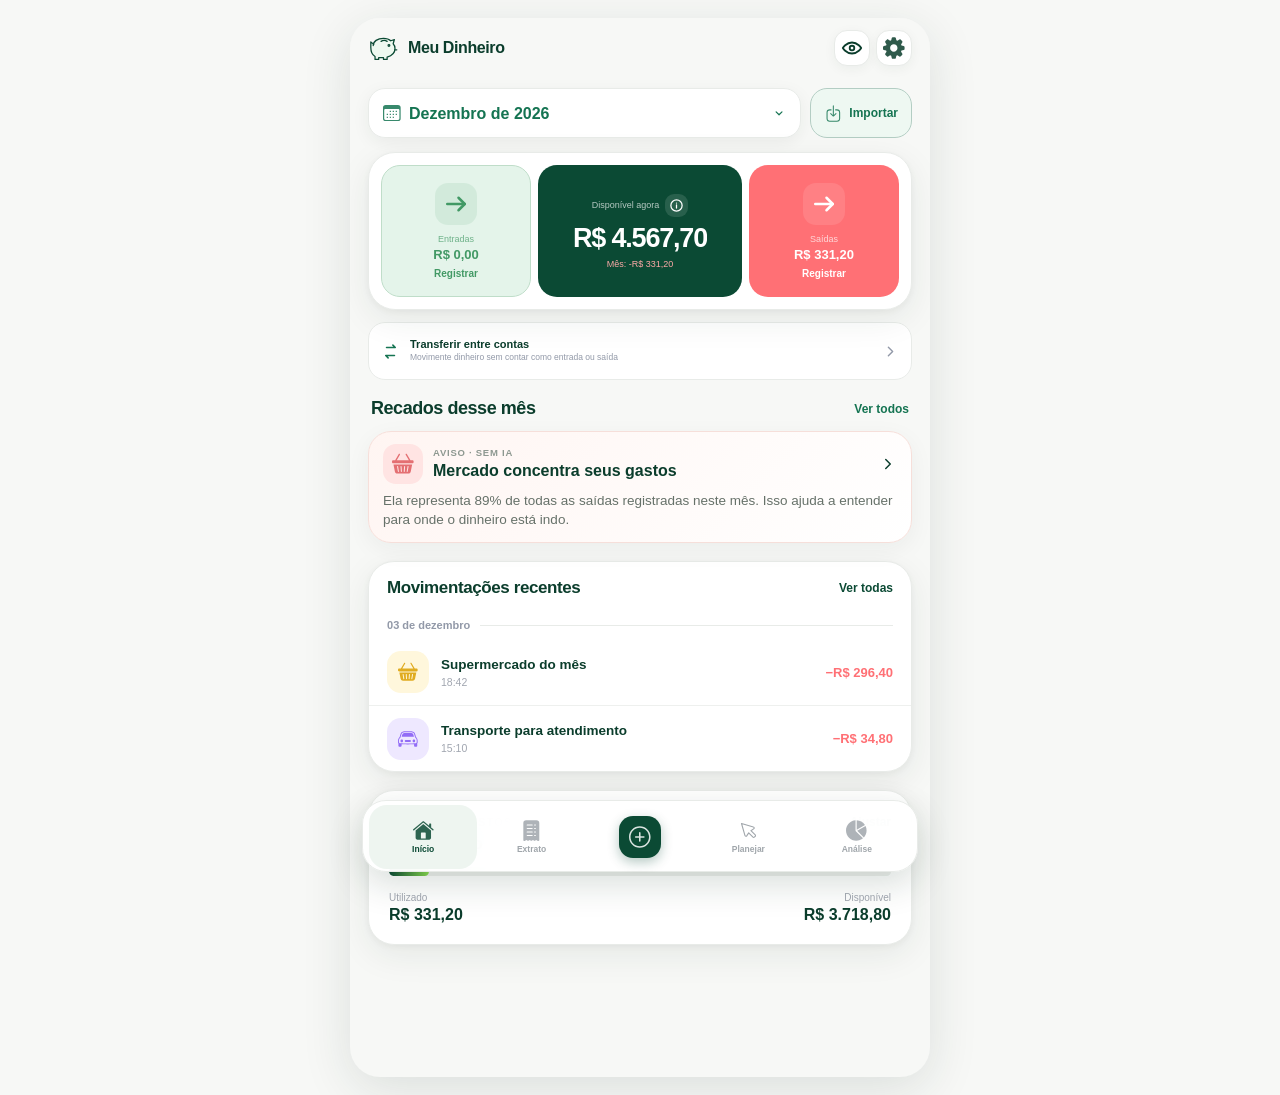
<file: index.html>
<!doctype html>
<html lang="pt-BR">
  <head>
    <meta charset="UTF-8" />
    <meta name="app-environment" content="official" />
    <meta name="app-release" content="1.1.8" />
    <meta name="viewport" content="width=device-width, initial-scale=1, viewport-fit=cover" />
    <meta name="theme-color" content="#f6f7f4" />
    <meta name="apple-mobile-web-app-capable" content="yes" />
    <meta name="apple-mobile-web-app-status-bar-style" content="default" />
    <meta name="apple-mobile-web-app-title" content="Meu Dinheiro" />
    <meta name="description" content="Controle financeiro local, inteligente e simples." />
    <link rel="manifest" href="./manifest.webmanifest" />
    <link rel="icon" href="./apple-touch-icon.png" type="image/png" sizes="512x512" />
    <link rel="apple-touch-icon" href="./icons/apple-touch-icon.png" />
    <title>Meu Dinheiro Inteligente</title>
    <script type="module" crossorigin src="./assets/index-dL0TG_c-.js"></script>
    <link rel="stylesheet" crossorigin href="./assets/index-C_4OH_-4.css">
      <script>window.APP_RELEASE='1.1.8';window.APP_ENVIRONMENT='official';</script>
  
<style data-md-resilient-boot>
#mdBootFallback{position:fixed;inset:0;z-index:2147482000;display:grid;place-items:center;padding:calc(22px + env(safe-area-inset-top)) 18px calc(22px + env(safe-area-inset-bottom));background:#f6f7f4;color:#101412;font-family:-apple-system,BlinkMacSystemFont,"SF Pro Text",sans-serif}
#mdBootCard{width:min(100%,390px);padding:20px;border-radius:24px;background:rgba(255,255,255,.96);box-shadow:0 12px 36px rgba(0,0,0,.08);border:1px solid #e7ece8}
#mdBootCard h1{font-size:23px;margin:0 0 5px}#mdBootRelease{font-size:11px;font-weight:800;letter-spacing:.06em;color:var(--md-boot-accent,#168753);margin:0 0 15px}
#mdBootSteps{display:grid;gap:8px}.mdBootStep{display:grid;grid-template-columns:13px 1fr auto;gap:9px;align-items:center;font-size:12px;color:#6e7771}.mdBootDot{width:9px;height:9px;border-radius:50%;background:#c9d0cb}.mdBootStep.ok .mdBootDot{background:#34c759}.mdBootStep.warn .mdBootDot{background:#ff9f0a}.mdBootStep.bad .mdBootDot{background:#ff3b30}.mdBootStep b{font-size:11px;color:#8a928d;font-weight:700}
#mdBootMessage{margin:14px 0 0;font-size:12px;line-height:1.45;color:#717a74}.mdBootActions{display:none;grid-template-columns:1fr 1fr;gap:8px;margin-top:14px}.mdBootActions.show{display:grid}.mdBootActions a{text-decoration:none;text-align:center;padding:11px;border-radius:12px;background:#eaf2ee;color:#174d38;font-size:12px;font-weight:750}.mdBootActions a:last-child{background:#eaf2ff;color:#2467d8}
@media(prefers-color-scheme:dark){#mdBootFallback{background:#111411;color:#f7f8f7}#mdBootCard{background:#1c201d;border-color:#2b302c;box-shadow:none}.mdBootStep,#mdBootMessage{color:#a4aba6}.mdBootActions a{background:#25332b;color:#bfe9cf}.mdBootActions a:last-child{background:#182a46;color:#9ec0ff}}
</style>
<style data-hide-demo-notice>.header-demo-info{display:none!important}</style>
</head>
  <body>
<div id="mdBootFallback" style="--md-boot-accent:#168753">
  <section id="mdBootCard" role="status" aria-live="polite">
    <h1>Meu Dinheiro</h1>
    <p id="mdBootRelease">OFICIAL · 1.1.8</p>
    <div id="mdBootSteps">
      <div class="mdBootStep ok" data-step="html"><span class="mdBootDot"></span><span>Tela inicial</span><b>OK</b></div>
      <div class="mdBootStep" data-step="runtime"><span class="mdBootDot"></span><span>Ambiente web</span><b>verificando</b></div>
      <div class="mdBootStep" data-step="storage"><span class="mdBootDot"></span><span>Dados locais</span><b>verificando</b></div>
      <div class="mdBootStep" data-step="engine"><span class="mdBootDot"></span><span>Motor do app</span><b>carregando</b></div>
      <div class="mdBootStep" data-step="patches"><span class="mdBootDot"></span><span>Correções finais</span><b>aguardando</b></div>
      <div class="mdBootStep" data-step="functional"><span class="mdBootDot"></span><span>Interface funcional</span><b>aguardando</b></div>
    </div>
    <p id="mdBootMessage">Abrindo a interface sem depender da limpeza de cache.</p>
    <div class="mdBootActions" id="mdBootActions">
      <a href="./safe.html">Modo seguro</a>
      <a href="./menu.html">Menu principal</a>
    </div>
  </section>
</div>
    <div id="root"></div>
  <script data-md-resilient-boot-script>
(() => {
  const RELEASE = '1.1.8';
  const CACHE_PREFIXES = ["meu-dinheiro-oficial-", "meu-dinheiro-inteligente-v"];
  const TIMEOUT = 1800;
  const boot = document.getElementById("mdBootFallback");
  const message = document.getElementById("mdBootMessage");
  const actions = document.getElementById("mdBootActions");
  const started = performance.now();

  const step = (name, state, label) => {
    const row = document.querySelector(`[data-step="${name}"]`);
    if (!row) return;
    row.classList.remove("ok", "warn", "bad");
    if (state) row.classList.add(state);
    const b = row.querySelector("b");
    if (b && label) b.textContent = label;
  };

  const withTimeout = (promise, ms) => Promise.race([
    Promise.resolve(promise).then((value) => ({ value })).catch((error) => ({ error })),
    new Promise((resolve) => setTimeout(() => resolve({ timedOut: true }), ms))
  ]);

  async function cleanRuntime() {
    let registrations = 0;
    let cachesRemoved = 0;
    try {
      if ("serviceWorker" in navigator) {
        const regs = await navigator.serviceWorker.getRegistrations();
        const ownScope = new URL("./", location.href).href;
        const own = regs.filter((reg) => reg.scope === ownScope);
        registrations = own.length;
        await Promise.allSettled(own.map((reg) => reg.unregister()));
      }
    } catch (_) {}

    try {
      if ("caches" in window) {
        const keys = await caches.keys();
        const own = keys.filter((key) => CACHE_PREFIXES.some((prefix) => key.startsWith(prefix)));
        const results = await Promise.allSettled(own.map((key) => caches.delete(key)));
        cachesRemoved = results.filter((result) => result.status === "fulfilled" && result.value).length;
      }
    } catch (_) {}
    return { registrations, cachesRemoved };
  }

  withTimeout(cleanRuntime(), TIMEOUT).then((result) => {
    if (result.timedOut) {
      step("runtime", "warn", "em segundo plano");
      message.textContent = "O Safari demorou para encerrar um componente antigo. O app continua abrindo normalmente.";
      return;
    }
    if (result.error) {
      step("runtime", "warn", "aviso");
      return;
    }
    step("runtime", "ok", "limpo");
  });

  try {
    localStorage.setItem("md-storage-test", "1");
    localStorage.removeItem("md-storage-test");
    if (!("indexedDB" in window)) throw new Error("IndexedDB indisponível");
    step("storage", "ok", "disponível");
  } catch (_) {
    step("storage", "warn", "limitado");
  }

  const fail = (error) => {
    if (!boot || boot.hidden) return;
    step("engine", "bad", "erro");
    message.textContent = "A interface principal encontrou um erro. Seus dados não foram apagados; use o Modo Seguro ou o Menu Principal.";
    actions?.classList.add("show");
    try { sessionStorage.setItem("md-last-boot-error", String(error?.stack || error || "erro desconhecido")); } catch (_) {}
  };

  window.addEventListener("error", (event) => fail(event.error || event.message));
  window.addEventListener("unhandledrejection", (event) => fail(event.reason));

  let ticks = 0;
  const timer = setInterval(() => {
    ticks += 1;
    const shell = document.querySelector(".app-shell");
    const nav = document.querySelector(".bottom-nav");
    const add = document.querySelector(".add-button");
    const splash = document.querySelector(".splash");

    if (splash) step("engine", "ok", "iniciado");
    if (shell) step("engine", "ok", "OK");
    if (shell && nav) step("patches", "ok", "OK");

    if (shell && nav && add) {
      step("functional", "ok", Math.round(performance.now() - started) + " ms");
      clearInterval(timer);
      if (boot) {
        boot.style.transition = "opacity .18s ease";
        boot.style.opacity = "0";
        setTimeout(() => boot.remove(), 190);
      }
      return;
    }

    if (ticks >= 54) {
      clearInterval(timer);
      step("functional", "warn", "diagnóstico");
      message.textContent = "A interface está demorando mais que o normal. Você pode abrir o Modo Seguro sem apagar seus registros.";
      actions?.classList.add("show");
    }
  }, 150);
})();
</script>
</body>
</html>
</file>
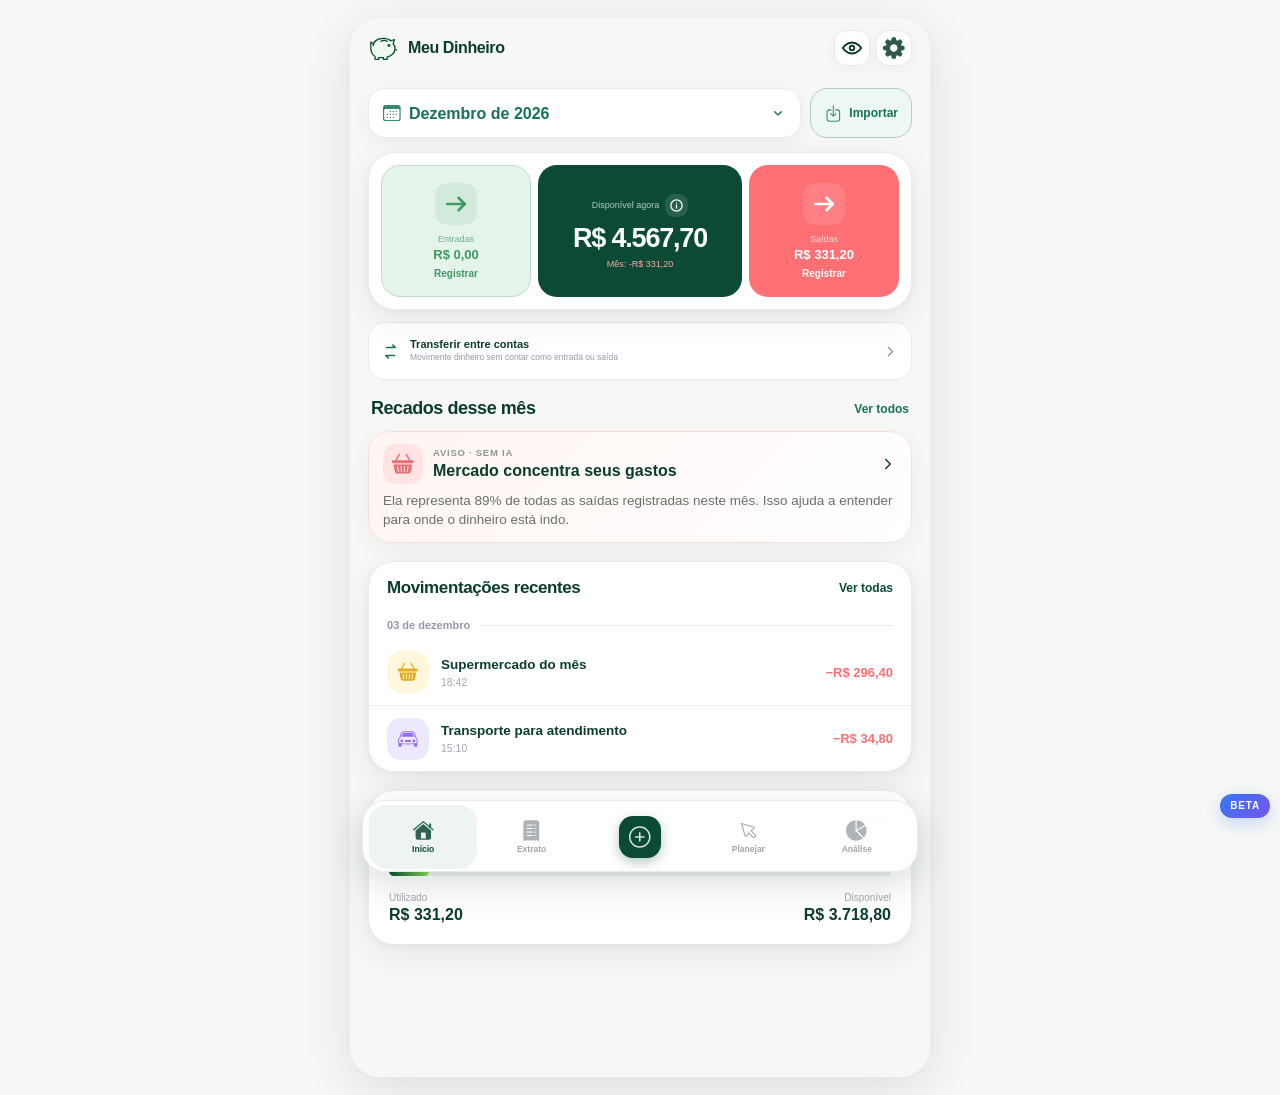
<file: beta/index.html>
<!doctype html>
<html lang="pt-BR">
  <head>
    <meta charset="UTF-8" />
    <meta name="app-environment" content="beta" />
    <meta name="app-release" content="1.2.0-beta.72" />
    <meta name="robots" content="noindex,nofollow" />
    <meta name="viewport" content="width=device-width, initial-scale=1, viewport-fit=cover" />
    <meta name="theme-color" content="#f6f7f4" />
    <meta name="apple-mobile-web-app-capable" content="yes" />
    <meta name="apple-mobile-web-app-status-bar-style" content="default" />
    <meta name="apple-mobile-web-app-title" content="Meu Dinheiro Beta" />
    <meta name="description" content="Controle financeiro local, inteligente e simples." />
    <link rel="manifest" href="./manifest.webmanifest" />
    <link rel="icon" href="./apple-touch-icon.png" type="image/png" sizes="512x512" />
    <link rel="apple-touch-icon" href="./icons/apple-touch-icon.png" />
    <title>Meu Dinheiro Beta</title>
    <script type="module" crossorigin src="./assets/index-W909S6gN.js"></script>
    <link rel="stylesheet" crossorigin href="./assets/index-D9mTNerk.css">
      <script>window.APP_RELEASE='1.2.0-beta.72';window.APP_ENVIRONMENT='beta';</script>
  
<style data-md-resilient-boot>
#mdBootFallback{position:fixed;inset:0;z-index:2147482000;display:grid;place-items:center;padding:calc(22px + env(safe-area-inset-top)) 18px calc(22px + env(safe-area-inset-bottom));background:#f6f7f4;color:#101412;font-family:-apple-system,BlinkMacSystemFont,"SF Pro Text",sans-serif}
#mdBootCard{width:min(100%,390px);padding:20px;border-radius:24px;background:rgba(255,255,255,.96);box-shadow:0 12px 36px rgba(0,0,0,.08);border:1px solid #e7ece8}
#mdBootCard h1{font-size:23px;margin:0 0 5px}#mdBootRelease{font-size:11px;font-weight:800;letter-spacing:.06em;color:var(--md-boot-accent,#168753);margin:0 0 15px}
#mdBootSteps{display:grid;gap:8px}.mdBootStep{display:grid;grid-template-columns:13px 1fr auto;gap:9px;align-items:center;font-size:12px;color:#6e7771}.mdBootDot{width:9px;height:9px;border-radius:50%;background:#c9d0cb}.mdBootStep.ok .mdBootDot{background:#34c759}.mdBootStep.warn .mdBootDot{background:#ff9f0a}.mdBootStep.bad .mdBootDot{background:#ff3b30}.mdBootStep b{font-size:11px;color:#8a928d;font-weight:700}
#mdBootMessage{margin:14px 0 0;font-size:12px;line-height:1.45;color:#717a74}.mdBootActions{display:none;grid-template-columns:1fr 1fr;gap:8px;margin-top:14px}.mdBootActions.show{display:grid}.mdBootActions a{text-decoration:none;text-align:center;padding:11px;border-radius:12px;background:#eaf2ee;color:#174d38;font-size:12px;font-weight:750}.mdBootActions a:last-child{background:#eaf2ff;color:#2467d8}
@media(prefers-color-scheme:dark){#mdBootFallback{background:#111411;color:#f7f8f7}#mdBootCard{background:#1c201d;border-color:#2b302c;box-shadow:none}.mdBootStep,#mdBootMessage{color:#a4aba6}.mdBootActions a{background:#25332b;color:#bfe9cf}.mdBootActions a:last-child{background:#182a46;color:#9ec0ff}}
</style>
<style data-hide-demo-notice>.header-demo-info{display:none!important}</style>
</head>
  <body>
<div id="mdBootFallback" style="--md-boot-accent:#3478F6">
  <section id="mdBootCard" role="status" aria-live="polite">
    <h1>Meu Dinheiro Beta</h1>
    <p id="mdBootRelease">BETA · 1.2.0-beta.72</p>
    <div id="mdBootSteps">
      <div class="mdBootStep ok" data-step="html"><span class="mdBootDot"></span><span>Tela inicial</span><b>OK</b></div>
      <div class="mdBootStep" data-step="runtime"><span class="mdBootDot"></span><span>Ambiente web</span><b>verificando</b></div>
      <div class="mdBootStep" data-step="storage"><span class="mdBootDot"></span><span>Dados locais</span><b>verificando</b></div>
      <div class="mdBootStep" data-step="engine"><span class="mdBootDot"></span><span>Motor do app</span><b>carregando</b></div>
      <div class="mdBootStep" data-step="patches"><span class="mdBootDot"></span><span>Correções finais</span><b>aguardando</b></div>
      <div class="mdBootStep" data-step="functional"><span class="mdBootDot"></span><span>Interface funcional</span><b>aguardando</b></div>
    </div>
    <p id="mdBootMessage">Abrindo a interface sem depender da limpeza de cache.</p>
    <div class="mdBootActions" id="mdBootActions">
      <a href="./safe.html">Modo seguro</a>
      <a href="../menu.html">Menu principal</a>
    </div>
  </section>
</div>
    <div id="root"></div>
      <script src="./beta-tools.js?v=1.2.0-beta.72" defer></script>
  <script data-md-resilient-boot-script>
(() => {
  const RELEASE = '1.2.0-beta.72';
  const CACHE_PREFIXES = ["meu-dinheiro-beta-"];
  const TIMEOUT = 1800;
  const boot = document.getElementById("mdBootFallback");
  const message = document.getElementById("mdBootMessage");
  const actions = document.getElementById("mdBootActions");
  const started = performance.now();

  const step = (name, state, label) => {
    const row = document.querySelector(`[data-step="${name}"]`);
    if (!row) return;
    row.classList.remove("ok", "warn", "bad");
    if (state) row.classList.add(state);
    const b = row.querySelector("b");
    if (b && label) b.textContent = label;
  };

  const withTimeout = (promise, ms) => Promise.race([
    Promise.resolve(promise).then((value) => ({ value })).catch((error) => ({ error })),
    new Promise((resolve) => setTimeout(() => resolve({ timedOut: true }), ms))
  ]);

  async function cleanRuntime() {
    let registrations = 0;
    let cachesRemoved = 0;
    try {
      if ("serviceWorker" in navigator) {
        const regs = await navigator.serviceWorker.getRegistrations();
        const ownScope = new URL("./", location.href).href;
        const own = regs.filter((reg) => reg.scope === ownScope);
        registrations = own.length;
        await Promise.allSettled(own.map((reg) => reg.unregister()));
      }
    } catch (_) {}

    try {
      if ("caches" in window) {
        const keys = await caches.keys();
        const own = keys.filter((key) => CACHE_PREFIXES.some((prefix) => key.startsWith(prefix)));
        const results = await Promise.allSettled(own.map((key) => caches.delete(key)));
        cachesRemoved = results.filter((result) => result.status === "fulfilled" && result.value).length;
      }
    } catch (_) {}
    return { registrations, cachesRemoved };
  }

  withTimeout(cleanRuntime(), TIMEOUT).then((result) => {
    if (result.timedOut) {
      step("runtime", "warn", "em segundo plano");
      message.textContent = "O Safari demorou para encerrar um componente antigo. O app continua abrindo normalmente.";
      return;
    }
    if (result.error) {
      step("runtime", "warn", "aviso");
      return;
    }
    step("runtime", "ok", "limpo");
  });

  try {
    localStorage.setItem("md-storage-test", "1");
    localStorage.removeItem("md-storage-test");
    if (!("indexedDB" in window)) throw new Error("IndexedDB indisponível");
    step("storage", "ok", "disponível");
  } catch (_) {
    step("storage", "warn", "limitado");
  }

  const fail = (error) => {
    if (!boot || boot.hidden) return;
    step("engine", "bad", "erro");
    message.textContent = "A interface principal encontrou um erro. Seus dados não foram apagados; use o Modo Seguro ou o Menu Principal.";
    actions?.classList.add("show");
    try { sessionStorage.setItem("md-last-boot-error", String(error?.stack || error || "erro desconhecido")); } catch (_) {}
  };

  window.addEventListener("error", (event) => fail(event.error || event.message));
  window.addEventListener("unhandledrejection", (event) => fail(event.reason));

  let ticks = 0;
  const timer = setInterval(() => {
    ticks += 1;
    const shell = document.querySelector(".app-shell");
    const nav = document.querySelector(".bottom-nav");
    const add = document.querySelector(".add-button");
    const splash = document.querySelector(".splash");

    if (splash) step("engine", "ok", "iniciado");
    if (shell) step("engine", "ok", "OK");
    if (shell && nav) step("patches", "ok", "OK");

    if (shell && nav && add) {
      step("functional", "ok", Math.round(performance.now() - started) + " ms");
      clearInterval(timer);
      if (boot) {
        boot.style.transition = "opacity .18s ease";
        boot.style.opacity = "0";
        setTimeout(() => boot.remove(), 190);
      }
      return;
    }

    if (ticks >= 54) {
      clearInterval(timer);
      step("functional", "warn", "diagnóstico");
      message.textContent = "A interface está demorando mais que o normal. Você pode abrir o Modo Seguro sem apagar seus registros.";
      actions?.classList.add("show");
    }
  }, 150);
})();
</script>
</body>
</html>
</file>
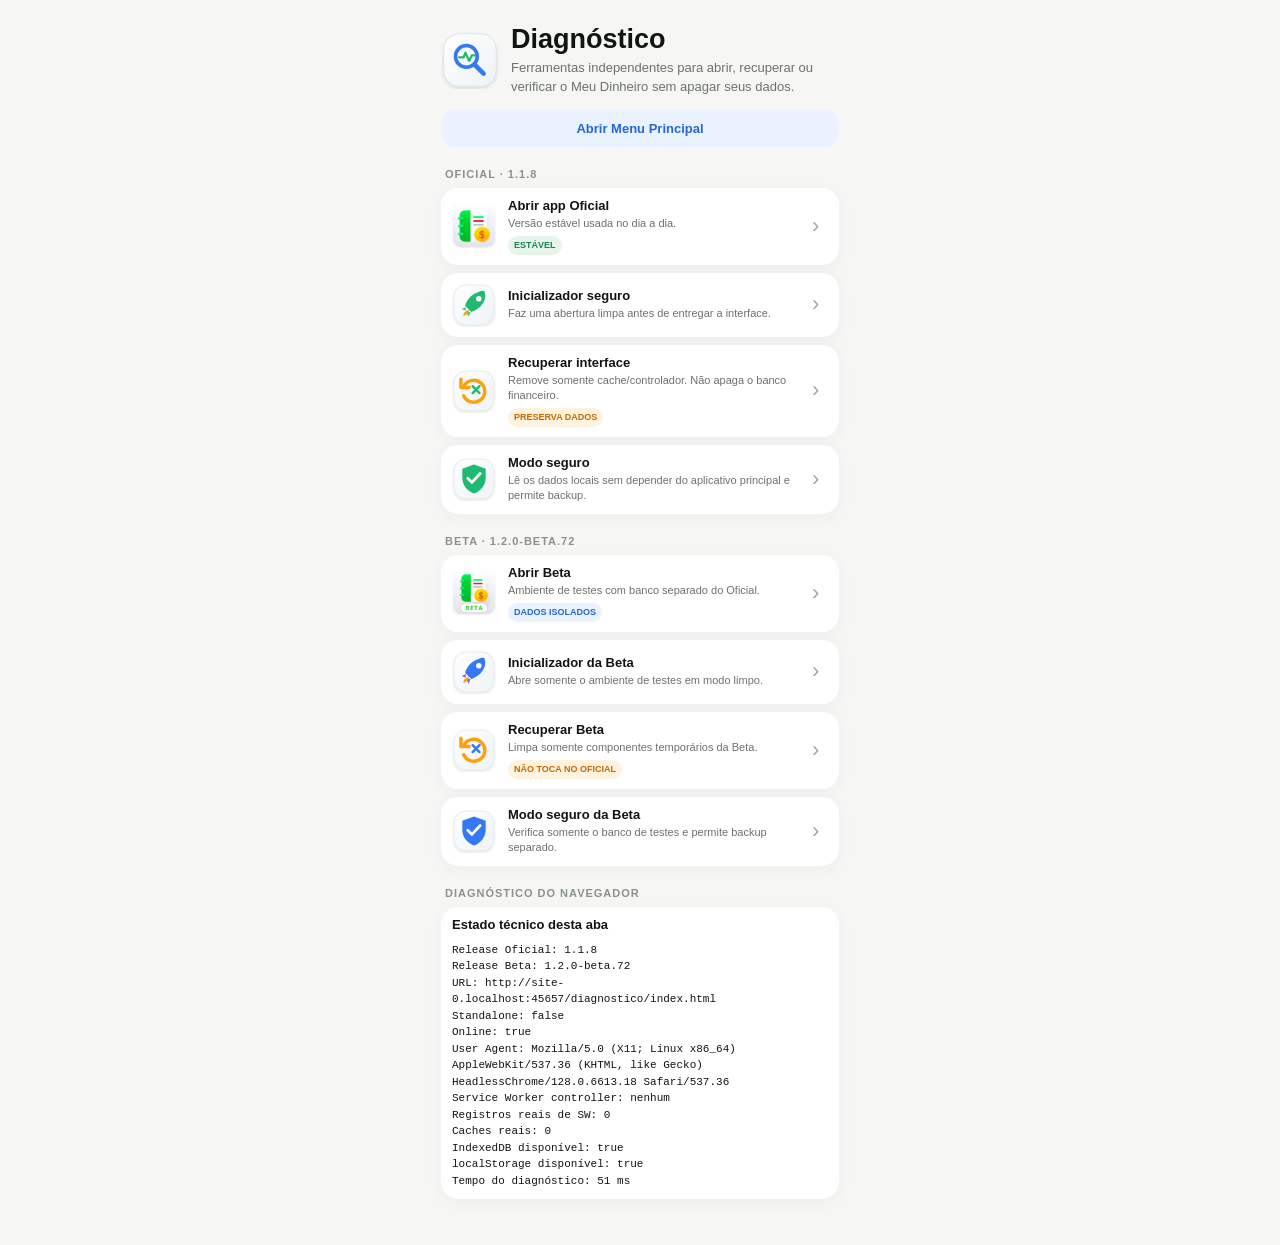
<file: diagnostico/index.html>
<!doctype html><html lang="pt-BR"><head><meta charset="utf-8"><meta name="viewport" content="width=device-width,initial-scale=1,viewport-fit=cover"><meta name="robots" content="noindex,nofollow"><meta name="theme-color" content="#f6f7f4"><link rel="icon" href="../icons/diagnostic.svg" type="image/svg+xml"><link rel="apple-touch-icon" href="../icons/diagnostic.svg"><title>Diagnóstico · Meu Dinheiro</title><style>*{box-sizing:border-box}html,body{margin:0;min-height:100%;background:#f6f7f4;color:#111512;font-family:-apple-system,BlinkMacSystemFont,"SF Pro Text",sans-serif}main{max-width:430px;margin:auto;padding:calc(24px + env(safe-area-inset-top)) 16px 38px}.heading{display:flex;gap:12px;align-items:center}.heading img{width:58px;height:58px}h1{font-size:27px;margin:0 0 4px}.lead{margin:0;color:#6b726e;line-height:1.45;font-size:13px}.menu{display:block;margin:13px 0 18px;padding:11px 13px;border-radius:14px;background:#eaf2ff;color:#2467d8;text-decoration:none;font-size:13px;font-weight:700;text-align:center}h2{font-size:11px;text-transform:uppercase;letter-spacing:.09em;color:#8a928d;margin:21px 4px 8px}.card{display:grid;grid-template-columns:46px 1fr 16px;gap:10px;align-items:center;text-decoration:none;color:inherit;background:#fff;border-radius:17px;padding:10px 11px;margin:8px 0;box-shadow:0 4px 18px rgba(0,0,0,.04)}.card img{width:44px;height:44px}.card strong{display:block;font-size:13px;margin-bottom:3px}.card span{display:block;color:#6b726e;font-size:11px;line-height:1.4}.tag{display:inline-block!important;width:auto!important;margin-top:5px;padding:3px 6px;border-radius:999px;background:#e7f3eb;color:#168753!important;font-weight:800;font-size:9px!important}.beta .tag{background:#eaf2ff;color:#2467d8!important}.warn .tag{background:#fff2df;color:#c66a00!important}.chev{font-size:22px!important;color:#a0a8a3!important}@media(prefers-color-scheme:dark){html,body{background:#111411;color:#f7f8f7}.card{background:#1c201d;box-shadow:none}.lead,.card span,h2{color:#a4aba6}.menu{background:#182a46;color:#7fb0ff}}</style></head><body><main><div class="heading"><img src="../icons/diagnostic.svg" alt=""><div><h1>Diagnóstico</h1><p class="lead">Ferramentas independentes para abrir, recuperar ou verificar o Meu Dinheiro sem apagar seus dados.</p></div></div><a class="menu" href="../menu.html">Abrir Menu Principal</a><h2>Oficial · 1.1.8</h2><a class="card" href="../"><img src="../apple-touch-icon.png" alt=""><div><strong>Abrir app Oficial</strong><span>Versão estável usada no dia a dia.</span><span class="tag">ESTÁVEL</span></div><span class="chev">›</span></a><a class="card" href="../launch.html"><img src="../icons/launch.svg" alt=""><div><strong>Inicializador seguro</strong><span>Faz uma abertura limpa antes de entregar a interface.</span></div><span class="chev">›</span></a><a class="card warn" href="../recover.html"><img src="../icons/recover.svg" alt=""><div><strong>Recuperar interface</strong><span>Remove somente cache/controlador. Não apaga o banco financeiro.</span><span class="tag">PRESERVA DADOS</span></div><span class="chev">›</span></a><a class="card" href="../safe.html"><img src="../icons/safe.svg" alt=""><div><strong>Modo seguro</strong><span>Lê os dados locais sem depender do aplicativo principal e permite backup.</span></div><span class="chev">›</span></a><h2>Beta · 1.2.0-beta.72</h2><a class="card beta" href="../beta/"><img src="../beta/apple-touch-icon.png" alt=""><div><strong>Abrir Beta</strong><span>Ambiente de testes com banco separado do Oficial.</span><span class="tag">DADOS ISOLADOS</span></div><span class="chev">›</span></a><a class="card beta" href="../beta/launch.html"><img src="../beta/icons/launch.svg" alt=""><div><strong>Inicializador da Beta</strong><span>Abre somente o ambiente de testes em modo limpo.</span></div><span class="chev">›</span></a><a class="card warn" href="../beta/recover.html"><img src="../beta/icons/recover.svg" alt=""><div><strong>Recuperar Beta</strong><span>Limpa somente componentes temporários da Beta.</span><span class="tag">NÃO TOCA NO OFICIAL</span></div><span class="chev">›</span></a><a class="card beta" href="../beta/safe.html"><img src="../beta/icons/safe.svg" alt=""><div><strong>Modo seguro da Beta</strong><span>Verifica somente o banco de testes e permite backup separado.</span></div><span class="chev">›</span></a><h2>Diagnóstico do navegador</h2>
<section class="card" id="mdRuntimeDiagnostic" style="display:block">
  <strong>Estado técnico desta aba</strong>
  <pre id="mdRuntimeDiagnosticLog" style="white-space:pre-wrap;word-break:break-word;font:11px/1.5 ui-monospace,SFMono-Regular,Menlo,monospace;margin:10px 0 0">Coletando…</pre>
</section>
</main><script>
(async()=>{
  const el=document.getElementById('mdRuntimeDiagnosticLog');
  const started=performance.now();
  const lines=[];
  const put=(k,v)=>lines.push(`${k}: ${v}`);
  put('Release Oficial','1.1.8');
  put('Release Beta','1.2.0-beta.72');
  put('URL',location.href);
  put('Standalone',matchMedia('(display-mode: standalone)').matches || navigator.standalone===true);
  put('Online',navigator.onLine);
  put('User Agent',navigator.userAgent);
  put('Service Worker controller',navigator.serviceWorker?.controller ? 'presente (pode ser residual)' : 'nenhum');
  try{
    const regs='serviceWorker' in navigator ? await Promise.race([navigator.serviceWorker.getRegistrations(),new Promise(r=>setTimeout(()=>r('timeout'),1200))]) : [];
    put('Registros reais de SW',regs==='timeout'?'timeout':regs.length);
    if(Array.isArray(regs)) regs.forEach((r,i)=>put(`  SW ${i+1}`,r.scope));
  }catch(e){put('Registros reais de SW','erro: '+e.message)}
  try{
    const keys='caches' in window ? await Promise.race([caches.keys(),new Promise(r=>setTimeout(()=>r('timeout'),1200))]) : [];
    put('Caches reais',keys==='timeout'?'timeout':keys.length);
    if(Array.isArray(keys)) keys.forEach((k,i)=>put(`  Cache ${i+1}`,k));
  }catch(e){put('Caches reais','erro: '+e.message)}
  put('IndexedDB disponível','indexedDB' in window);
  try{localStorage.setItem('md-diag-test','1');localStorage.removeItem('md-diag-test');put('localStorage disponível',true)}catch(_){put('localStorage disponível',false)}
  try{const last=sessionStorage.getItem('md-last-boot-error');if(last)put('Último erro de boot',last)}catch(_){}
  put('Tempo do diagnóstico',Math.round(performance.now()-started)+' ms');
  el.textContent=lines.join('\n');
})();
</script>
</body></html>
</file>
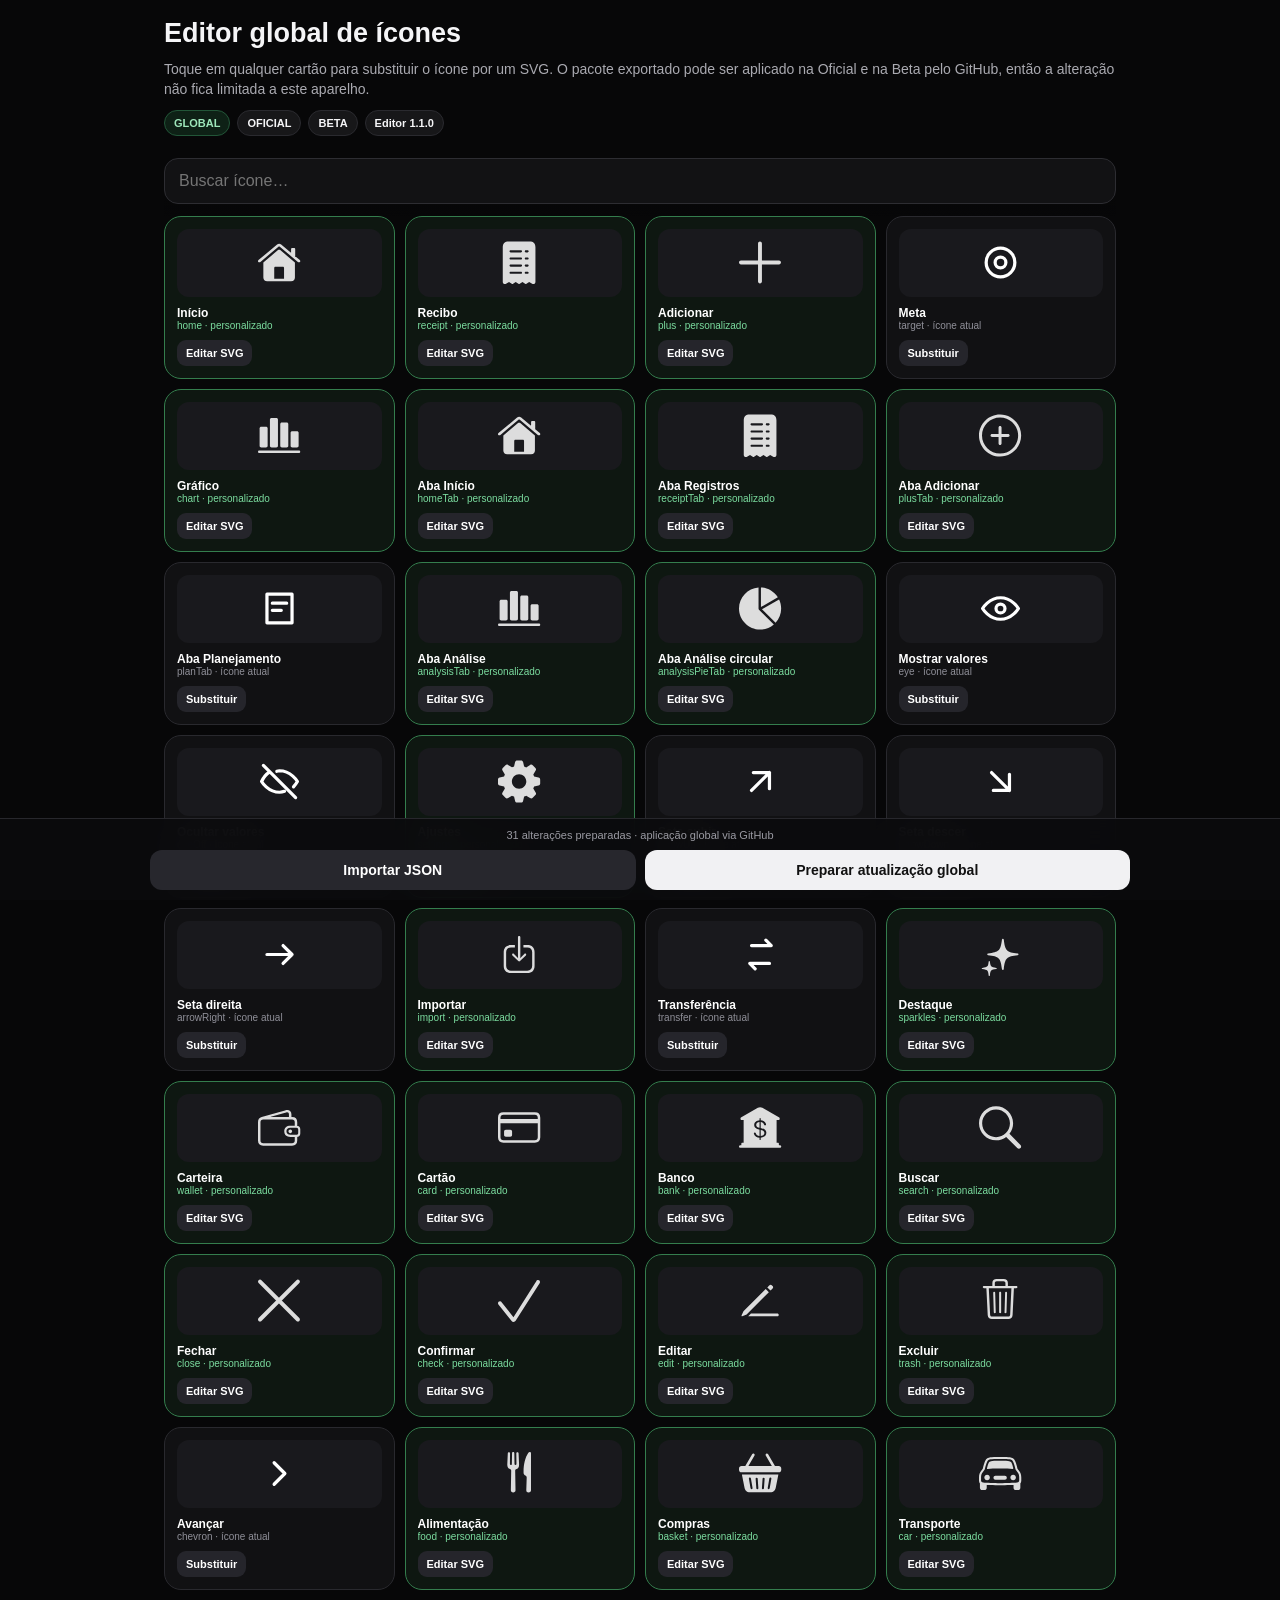
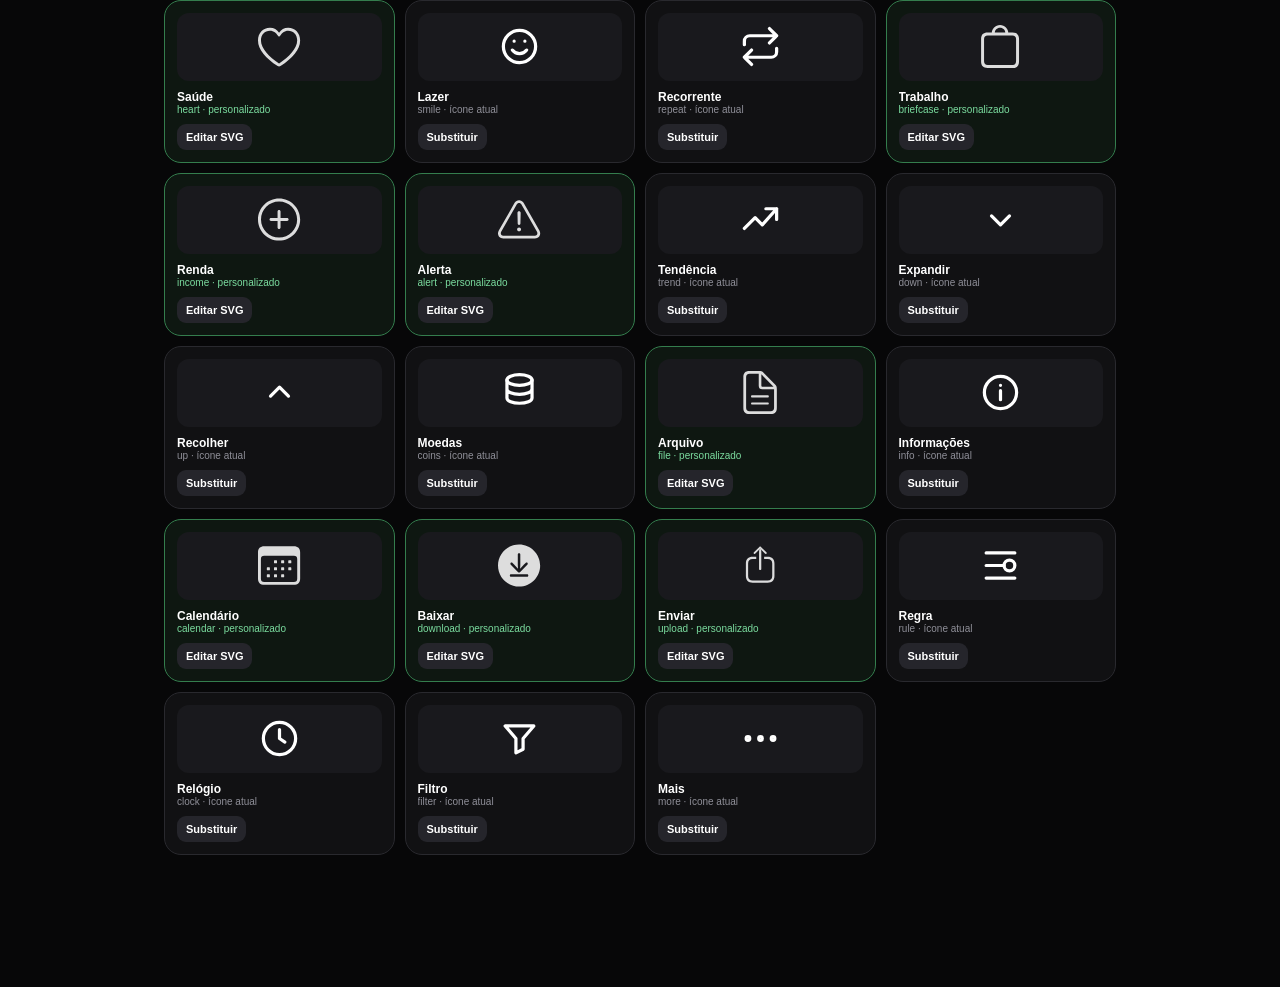
<file: icon-editor/index.html>
<!doctype html>
<html lang="pt-BR">
<head>
<meta charset="utf-8" />
<meta name="viewport" content="width=device-width,initial-scale=1,viewport-fit=cover" />
<meta name="theme-color" content="#070708" />
<title>Editor global de ícones · Meu Dinheiro</title>
<style>
:root{font-family:-apple-system,BlinkMacSystemFont,"SF Pro Text",Inter,sans-serif;color:#f5f5f7;background:#070708;color-scheme:dark}*{box-sizing:border-box}body{margin:0;background:#070708;color:#f5f5f7}.shell{max-width:980px;margin:auto;padding:calc(18px + env(safe-area-inset-top)) 14px calc(132px + env(safe-area-inset-bottom))}header{display:grid;gap:10px;margin-bottom:12px}h1{margin:0;font-size:27px}.subtitle{margin:0;color:#aaaab1;font-size:14px;line-height:1.45}.badges{display:flex;gap:7px;flex-wrap:wrap}.badge{font-size:11px;font-weight:800;padding:6px 9px;border-radius:999px;background:#171719;border:1px solid #2a2a2f}.badge.global{color:#9ee7bb;background:#0e2116;border-color:#225638}.toolbar{position:sticky;top:0;z-index:5;padding:10px 0 12px;background:linear-gradient(#070708 76%,transparent)}.search{width:100%;border:1px solid #2d2d32;background:#121214;color:#fff;border-radius:14px;padding:13px 14px;font-size:16px}.grid{display:grid;grid-template-columns:repeat(2,minmax(0,1fr));gap:10px}@media(min-width:720px){.grid{grid-template-columns:repeat(4,minmax(0,1fr))}}.card{appearance:none;-webkit-appearance:none;width:100%;border:1px solid #29292e;background:#111113;color:#fff;border-radius:17px;padding:12px;display:grid;gap:9px;text-align:left;cursor:pointer;touch-action:manipulation}.card:active{transform:scale(.985)}.card.changed{border-color:#347d4d;background:#0e1711}.preview{height:68px;border-radius:12px;background:#19191d;display:grid;place-items:center;color:#fff}.preview svg{width:43px;height:43px;max-width:43px;max-height:43px}.name{font-size:12px;font-weight:850;overflow:hidden;text-overflow:ellipsis;white-space:nowrap}.state{font-size:10px;color:#8f8f98;overflow:hidden;text-overflow:ellipsis;white-space:nowrap}.card.changed .state{color:#7bdc9f}.edit-pill{justify-self:start;font-size:11px;font-weight:800;background:#25252b;padding:7px 9px;border-radius:9px}.modal{position:fixed;inset:0;z-index:20;background:#000b;display:grid;align-items:end;padding:10px}.modal[hidden]{display:none}.sheet{width:min(100%,700px);max-height:92vh;overflow:auto;margin:auto;background:#111114;border:1px solid #33333a;border-radius:22px;padding:17px;display:grid;gap:14px;box-shadow:0 30px 90px #000}.sheet-head{display:flex;justify-content:space-between;align-items:center;gap:12px}.sheet h2{margin:2px 0 0;font-size:19px}.label{font-size:11px;font-weight:850;color:#c9c9cf}.close{border:0;background:#29292e;color:#fff;width:36px;height:36px;border-radius:999px;font-size:20px}.big-preview{height:118px;background:#19191d;border-radius:15px;display:grid;place-items:center}.big-preview svg{width:72px;height:72px;max-width:72px;max-height:72px}.textarea{width:100%;min-height:190px;border:1px solid #313138;background:#09090b;color:#fff;border-radius:14px;padding:12px;font:12px ui-monospace,SFMono-Regular,Menlo,monospace}.hint{font-size:12px;line-height:1.4;color:#9999a1}.actions{display:grid;grid-template-columns:1fr 1fr;gap:9px}.primary,.secondary,.danger{border:0;border-radius:12px;padding:12px;font-weight:850;font-size:14px;touch-action:manipulation}.primary{background:#f1f1f3;color:#111}.secondary{background:#27272d;color:#fff}.danger{grid-column:1/-1;background:#2c1518;color:#ff9aa5}.bottom{position:fixed;left:0;right:0;bottom:0;z-index:10;padding:10px 14px calc(10px + env(safe-area-inset-bottom));background:#0b0b0deF;backdrop-filter:blur(18px);border-top:1px solid #27272c}.bottom-inner{max-width:980px;margin:auto;display:grid;grid-template-columns:1fr 1fr;gap:9px}.counter{grid-column:1/-1;text-align:center;font-size:11px;color:#9a9aa2}.file{display:none}.empty{grid-column:1/-1;border:1px dashed #33333a;border-radius:15px;padding:24px;text-align:center;color:#94949c}
</style>
</head>
<body>
<div class="shell">
<header><h1>Editor global de ícones</h1><p class="subtitle">Toque em qualquer cartão para substituir o ícone por um SVG. O pacote exportado pode ser aplicado na Oficial e na Beta pelo GitHub, então a alteração não fica limitada a este aparelho.</p><div class="badges"><span class="badge global">GLOBAL</span><span class="badge">OFICIAL</span><span class="badge">BETA</span><span class="badge">Editor 1.1.0</span></div></header>
<div class="toolbar"><input id="search" class="search" type="search" placeholder="Buscar ícone…" /></div>
<section id="grid" class="grid"></section>
</div>
<div id="modal" class="modal" hidden>
<div class="sheet" role="dialog" aria-modal="true">
<div class="sheet-head"><div><div class="label">Ícone selecionado</div><h2 id="dialogName"></h2></div><button type="button" class="close" id="closeDialog">×</button></div>
<div class="big-preview" id="dialogPreview"></div>
<div><div class="label">Código SVG substituto</div><textarea id="svgInput" class="textarea" spellcheck="false" placeholder='<svg viewBox="0 0 24 24">...</svg>'></textarea></div>
<div id="validation" class="hint">Cole um SVG completo.</div>
<div class="actions"><button type="button" class="secondary" id="pasteButton">Colar SVG</button><button type="button" class="primary" id="saveButton">Salvar alteração</button><button type="button" class="danger" id="restoreButton">Restaurar original</button></div>
</div>
</div>
<div class="bottom"><div class="bottom-inner"><div id="counter" class="counter">0 alterações preparadas</div><button type="button" class="secondary" id="importButton">Importar JSON</button><button type="button" class="primary" id="exportButton">Preparar atualização global</button><input id="fileInput" class="file" type="file" accept="application/json,.json" /></div></div>
<script>
const ICONS=["home","receipt","plus","target","chart","homeTab","receiptTab","plusTab","planTab","analysisTab","analysisPieTab","eye","eyeOff","settings","arrowUp","arrowDown","arrowRight","import","transfer","sparkles","wallet","card","bank","search","close","check","edit","trash","chevron","food","basket","car","heart","smile","repeat","briefcase","income","alert","trend","down","up","coins","file","info","calendar","download","upload","rule","clock","filter","more"];
const LABELS={home:"Início",receipt:"Recibo",plus:"Adicionar",target:"Meta",chart:"Gráfico",homeTab:"Aba Início",receiptTab:"Aba Registros",plusTab:"Aba Adicionar",planTab:"Aba Planejamento",analysisTab:"Aba Análise",analysisPieTab:"Aba Análise circular",eye:"Mostrar valores",eyeOff:"Ocultar valores",settings:"Ajustes",arrowUp:"Seta subir",arrowDown:"Seta descer",arrowRight:"Seta direita",import:"Importar",transfer:"Transferência",sparkles:"Destaque",wallet:"Carteira",card:"Cartão",bank:"Banco",search:"Buscar",close:"Fechar",check:"Confirmar",edit:"Editar",trash:"Excluir",chevron:"Avançar",food:"Alimentação",basket:"Compras",car:"Transporte",heart:"Saúde",smile:"Lazer",repeat:"Recorrente",briefcase:"Trabalho",income:"Renda",alert:"Alerta",trend:"Tendência",down:"Expandir",up:"Recolher",coins:"Moedas",file:"Arquivo",info:"Informações",calendar:"Calendário",download:"Baixar",upload:"Enviar",rule:"Regra",clock:"Relógio",filter:"Filtro",more:"Mais"};
const s=i=>`<svg viewBox="0 0 24 24" fill="none" stroke="currentColor" stroke-width="1.8" stroke-linecap="round" stroke-linejoin="round">${i}</svg>`;
const ORIGINALS={
home:s('<path d="m3 11 9-7 9 7"/><path d="M5 10v10h14V10M9 20v-6h6v6"/>'),receipt:s('<path d="M6 3v18l3-2 3 2 3-2 3 2V3l-3 2-3-2-3 2-3-2Z"/><path d="M9 9h6M9 13h6"/>'),plus:s('<path d="M12 5v14M5 12h14"/>'),target:s('<circle cx="12" cy="12" r="8"/><circle cx="12" cy="12" r="3"/>'),chart:s('<path d="M4 19V9M10 19V5M16 19v-7M22 19V3"/>'),homeTab:s('<path d="m3 11 9-7 9 7"/><path d="M5 10v10h14V10M9 20v-6h6v6"/>'),receiptTab:s('<path d="M6 3v18l3-2 3 2 3-2 3 2V3l-3 2-3-2-3 2-3-2Z"/><path d="M9 9h6M9 13h6"/>'),plusTab:s('<circle cx="12" cy="12" r="9"/><path d="M12 7v10M7 12h10"/>'),planTab:s('<path d="M5 4h14v16H5z"/><path d="M8 9h8M8 13h5"/>'),analysisTab:s('<path d="M5 19V11M10 19V7M15 19v-5M20 19V4"/>'),analysisPieTab:s('<circle cx="12" cy="12" r="9"/><path d="M12 3v9l7 4"/>'),eye:s('<path d="M2 12s3.5-6 10-6 10 6 10 6-3.5 6-10 6S2 12 2 12Z"/><circle cx="12" cy="12" r="2.5"/>'),eyeOff:s('<path d="M3 3l18 18M10.5 6.3A11 11 0 0 1 12 6c6.5 0 10 6 10 6a17 17 0 0 1-2.2 3M6.5 6.6C3.6 8.5 2 12 2 12s3.5 6 10 6c1 0 2-.2 2.8-.5"/>'),settings:s('<circle cx="12" cy="12" r="3"/><path d="M12 2v3M12 19v3M2 12h3M19 12h3M4.9 4.9 7 7M17 17l2.1 2.1M19.1 4.9 17 7M7 17l-2.1 2.1"/>'),arrowUp:s('<path d="M7 17 17 7M8 7h9v9"/>'),arrowDown:s('<path d="m7 7 10 10M17 8v9H8"/>'),arrowRight:s('<path d="M5 12h14M14 7l5 5-5 5"/>'),import:s('<path d="M12 3v12M7 10l5 5 5-5M5 21h14"/>'),transfer:s('<path d="M7 7h11l-3-3M17 17H6l3 3"/>'),sparkles:s('<path d="m12 3 1.2 3.8L17 8l-3.8 1.2L12 13l-1.2-3.8L7 8l3.8-1.2L12 3ZM19 14l.8 2.2L22 17l-2.2.8L19 20l-.8-2.2L16 17l2.2-.8L19 14Z"/>'),wallet:s('<path d="M4 6h15a2 2 0 0 1 2 2v10H5a2 2 0 0 1-2-2V6a3 3 0 0 1 3-3h12"/><path d="M16 11h5v4h-5a2 2 0 0 1 0-4Z"/>'),card:s('<rect x="3" y="5" width="18" height="14" rx="2"/><path d="M3 10h18"/>'),bank:s('<path d="m3 9 9-5 9 5M5 10v7M9 10v7M15 10v7M19 10v7M3 20h18"/>'),search:s('<circle cx="11" cy="11" r="7"/><path d="m20 20-4-4"/>'),close:s('<path d="m6 6 12 12M18 6 6 18"/>'),check:s('<path d="m5 12 4 4L19 6"/>'),edit:s('<path d="M12 20h9M16.5 3.5a2.1 2.1 0 0 1 3 3L8 18l-4 1 1-4Z"/>'),trash:s('<path d="M4 7h16M10 11v6M14 11v6M6 7l1 14h10l1-14M9 7V4h6v3"/>'),chevron:s('<path d="m9 18 6-6-6-6"/>'),food:s('<path d="M6 3v8M3 3v5a3 3 0 0 0 6 0V3M6 11v10M15 3v18M15 3c4 2 5 7 0 10"/>'),basket:s('<path d="m5 10 2-5M19 10l-2-5M3 10h18l-2 10H5L3 10Z"/>'),car:s('<path d="m5 16-1 2v2M19 16l1 2v2M3 15h18l-2-7H5l-2 7Z"/><circle cx="7" cy="16" r="1.5"/><circle cx="17" cy="16" r="1.5"/>'),heart:s('<path d="M20.8 4.6a5.5 5.5 0 0 0-7.8 0L12 5.7l-1.1-1.1a5.5 5.5 0 0 0-7.8 7.8L12 21l8.8-8.6a5.5 5.5 0 0 0 0-7.8Z"/>'),smile:s('<circle cx="12" cy="12" r="9"/><path d="M8 14s1.5 2 4 2 4-2 4-2M9 9h.01M15 9h.01"/>'),repeat:s('<path d="m17 2 4 4-4 4M3 11V9a3 3 0 0 1 3-3h15M7 22l-4-4 4-4M21 13v2a3 3 0 0 1-3 3H3"/>'),briefcase:s('<rect x="3" y="7" width="18" height="13" rx="2"/><path d="M8 7V4h8v3M3 12h18"/>'),income:s('<circle cx="12" cy="12" r="9"/><path d="M8 12h8M12 8v8"/>'),alert:s('<path d="M10.3 3.6 2.4 18a2 2 0 0 0 1.7 3h15.8a2 2 0 0 0 1.7-3L13.7 3.6a2 2 0 0 0-3.4 0Z"/><path d="M12 9v4M12 17h.01"/>'),trend:s('<path d="m3 17 6-6 4 4 8-9M15 6h6v6"/>'),down:s('<path d="m7 10 5 5 5-5"/>'),up:s('<path d="m7 14 5-5 5 5"/>'),coins:s('<ellipse cx="12" cy="5" rx="7" ry="3"/><path d="M5 5v5c0 1.7 3.1 3 7 3s7-1.3 7-3V5M5 10v5c0 1.7 3.1 3 7 3s7-1.3 7-3v-5"/>'),file:s('<path d="M6 2h8l4 4v16H6Z"/><path d="M14 2v5h5M9 13h6M9 17h6"/>'),info:s('<circle cx="12" cy="12" r="9"/><path d="M12 11v5M12 8h.01"/>'),calendar:s('<rect x="3" y="5" width="18" height="16" rx="2"/><path d="M8 3v4M16 3v4M3 10h18"/>'),download:s('<path d="M12 3v12M7 10l5 5 5-5M5 21h14"/>'),upload:s('<path d="M12 21V9M7 14l5-5 5 5M5 3h14"/>'),rule:s('<path d="M4 5h16M4 12h10M4 19h16"/><circle cx="17" cy="12" r="3"/>'),clock:s('<circle cx="12" cy="12" r="9"/><path d="M12 7v5l3 2"/>'),filter:s('<path d="M4 5h16l-6 7v6l-4 2v-8Z"/>'),more:s('<circle cx="5" cy="12" r="1"/><circle cx="12" cy="12" r="1"/><circle cx="19" cy="12" r="1"/>')};
let overrides={},selected=null;const $=id=>document.getElementById(id);const grid=$('grid'),search=$('search'),modal=$('modal'),dialogName=$('dialogName'),dialogPreview=$('dialogPreview'),svgInput=$('svgInput'),validation=$('validation'),counter=$('counter');
function sanitize(svg){if(!svg||!/^\s*<svg\b/i.test(svg)||!/<\/svg>\s*$/i.test(svg)||/<\s*(script|iframe|object|embed)\b/i.test(svg))return null;return svg.replace(/on[a-z]+\s*=\s*(["']).*?\1/gi,'')}
function preview(el,svg){el.innerHTML=sanitize(svg)||s('<path d="M5 5h14v14H5z"/>')}
function render(){const term=search.value.trim().toLowerCase(),items=ICONS.filter(n=>!term||n.toLowerCase().includes(term)||(LABELS[n]||'').toLowerCase().includes(term));grid.innerHTML='';if(!items.length){grid.innerHTML='<div class="empty">Nenhum ícone encontrado.</div>';return}items.forEach(name=>{const changed=!!overrides[name],b=document.createElement('button');b.type='button';b.className='card'+(changed?' changed':'');b.innerHTML='<div class="preview"></div><div><div class="name"></div><div class="state"></div></div><span class="edit-pill">'+(changed?'Editar SVG':'Substituir')+'</span>';b.querySelector('.name').textContent=LABELS[name]||name;b.querySelector('.state').textContent=name+' · '+(changed?'personalizado':'ícone atual');preview(b.querySelector('.preview'),overrides[name]||ORIGINALS[name]);b.addEventListener('click',()=>openEditor(name));grid.appendChild(b)});updateCounter()}
function openEditor(name){selected=name;dialogName.textContent=(LABELS[name]||name)+' · '+name;svgInput.value=overrides[name]||'';updateDialog();modal.hidden=false;document.body.style.overflow='hidden'}
function closeEditor(){modal.hidden=true;document.body.style.overflow='';selected=null}
function updateDialog(){const value=svgInput.value.trim();preview(dialogPreview,value||ORIGINALS[selected]);const ok=!value||sanitize(value);validation.textContent=!value?'Mostrando o ícone atual. Cole um SVG para substituir.':ok?'SVG válido. Toque em “Salvar alteração”.':'SVG inválido ou contendo conteúdo não permitido.';validation.style.color=!value?'#9999a1':ok?'#7ddd9f':'#ff909a'}
function updateCounter(){const n=Object.keys(overrides).length;counter.textContent=n+' '+(n===1?'alteração preparada':'alterações preparadas')+' · aplicação global via GitHub'}
search.addEventListener('input',render);svgInput.addEventListener('input',updateDialog);$('closeDialog').addEventListener('click',closeEditor);modal.addEventListener('click',e=>{if(e.target===modal)closeEditor()});$('saveButton').addEventListener('click',()=>{const v=svgInput.value.trim();if(!v){delete overrides[selected];closeEditor();render();return}if(!sanitize(v)){alert('O código não parece ser um SVG válido.');return}overrides[selected]=v;closeEditor();render()});$('restoreButton').addEventListener('click',()=>{delete overrides[selected];closeEditor();render()});$('pasteButton').addEventListener('click',async()=>{try{svgInput.value=await navigator.clipboard.readText();updateDialog()}catch{svgInput.focus();alert('Toque e segure no campo e escolha “Colar”.')}});$('importButton').addEventListener('click',()=>$('fileInput').click());$('fileInput').addEventListener('change',async e=>{const f=e.target.files&&e.target.files[0];if(!f)return;try{const data=JSON.parse(await f.text()),incoming=data.icons||data;overrides={};for(const [n,v] of Object.entries(incoming||{}))if(ICONS.includes(n)&&sanitize(String(v)))overrides[n]=String(v);render()}catch{alert('Arquivo JSON inválido.')}e.target.value=''});$('exportButton').addEventListener('click',()=>{const payload={version:1,updatedAt:new Date().toISOString(),scope:'both',icons:overrides},blob=new Blob([JSON.stringify(payload,null,2)+'\n'],{type:'application/json'}),url=URL.createObjectURL(blob),a=document.createElement('a');a.href=url;a.download='icon-overrides.json';document.body.appendChild(a);a.click();a.remove();setTimeout(()=>URL.revokeObjectURL(url),1000)});
fetch('./icon-overrides.json',{cache:'no-store'}).then(r=>r.ok?r.json():null).then(data=>{if(data&&data.icons)for(const [n,v] of Object.entries(data.icons))if(ICONS.includes(n)&&sanitize(String(v)))overrides[n]=String(v);render()}).catch(()=>render());render();
</script>
</body>
</html>
</file>
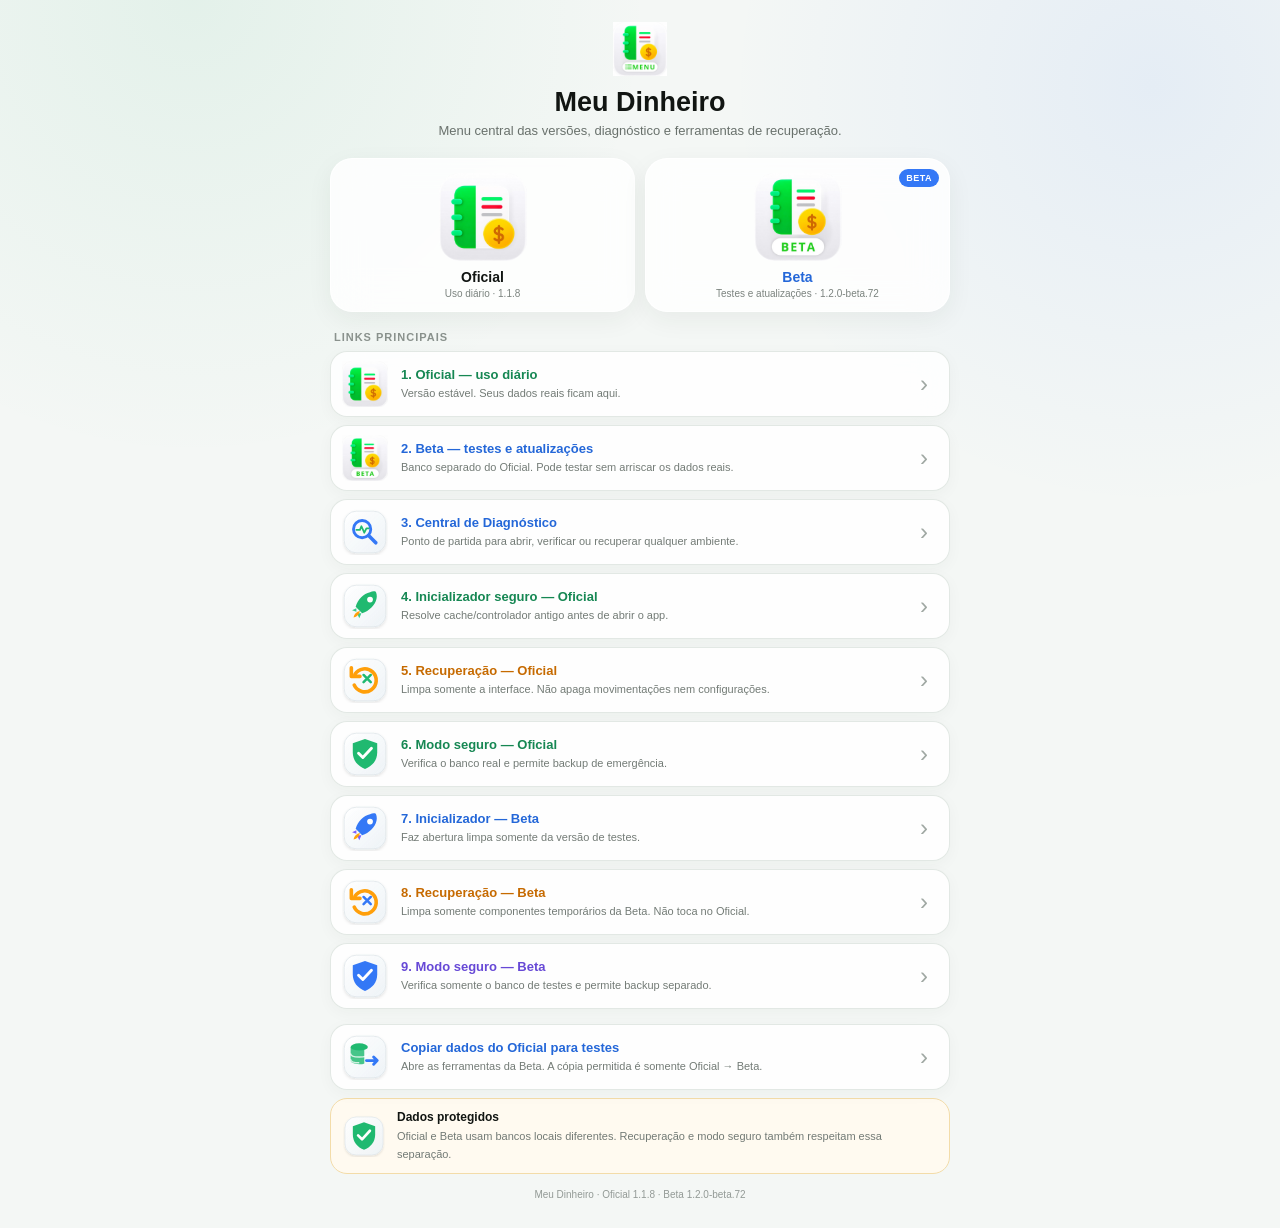
<file: menu/index.html>
<!doctype html><html lang="pt-BR"><head>
<meta name="finance-tools-page" content="menu">
<meta http-equiv="Cache-Control" content="no-cache, no-store, must-revalidate"><meta charset="utf-8"><meta name="viewport" content="width=device-width,initial-scale=1,viewport-fit=cover"><meta name="theme-color" content="#f6f7f4"><meta name="robots" content="noindex,nofollow"><link rel="icon" href="../icons/icon-menu-20260911.jpg?v=20260911" type="image/jpeg"><link rel="apple-touch-icon" href="../icons/icon-menu-20260911.jpg?v=20260911"><title>Menu · Meu Dinheiro</title><style>:root{font-family:-apple-system,BlinkMacSystemFont,"SF Pro Text",sans-serif;color:#111512;background:#f4f7f5;--green:#20a968;--blue:#3478f6;--orange:#e78400;--purple:#7655e9}*{box-sizing:border-box}html,body{width:100%;max-width:100%;overflow-x:hidden}body{margin:0;min-height:100dvh;padding:calc(18px + env(safe-area-inset-top)) 14px calc(28px + env(safe-area-inset-bottom));background:radial-gradient(circle at 15% 0%,rgba(32,169,104,.08),transparent 28%),radial-gradient(circle at 90% 7%,rgba(52,120,246,.08),transparent 26%),#f4f7f5}main{width:min(100%,620px);margin:0 auto}.head{text-align:center;padding:4px 5px 17px}.head .menu-icon{width:54px;height:54px}.head h1{font-size:27px;margin:7px 0 4px}.head p{margin:0;color:#69716c;font-size:13px;line-height:1.45}.env-grid{display:grid;grid-template-columns:repeat(2,minmax(0,1fr));gap:10px;margin-bottom:18px}.env{min-width:0;overflow:hidden;position:relative;background:rgba(255,255,255,.82);backdrop-filter:blur(18px);-webkit-backdrop-filter:blur(18px);border:1px solid rgba(255,255,255,.8);border-radius:22px;padding:14px 10px 12px;text-align:center;text-decoration:none;color:inherit;box-shadow:0 8px 26px rgba(31,48,39,.06)}.env>img{width:88px;height:88px;border-radius:21px;display:block;margin:0 auto 8px}.env strong{display:block;font-size:14px}.env small{display:block;color:#7b837e;font-size:10px;margin-top:3px}.env.beta strong{color:#2467d8}.badge{position:absolute;right:10px;top:10px;padding:4px 7px;border-radius:999px;background:#3478f6;color:#fff;font-weight:800;font-size:9px;letter-spacing:.05em}h2{font-size:11px;text-transform:uppercase;letter-spacing:.09em;color:#8a928d;margin:19px 4px 8px}.list{display:grid;gap:8px}.item{display:grid;grid-template-columns:48px 1fr 18px;align-items:center;gap:11px;background:rgba(255,255,255,.86);backdrop-filter:blur(16px);-webkit-backdrop-filter:blur(16px);border:1px solid rgba(223,230,225,.9);border-radius:17px;padding:9px 11px;text-decoration:none;color:inherit;box-shadow:0 4px 16px rgba(31,48,39,.035)}.item img{width:46px;height:46px}.copy{min-width:0}.copy strong{overflow-wrap:anywhere;display:block;font-size:13px;line-height:1.2;margin-bottom:3px}.copy span{display:block;color:#737b76;font-size:11px;line-height:1.35}.chev{font-size:24px;color:#a0a8a3;font-weight:300}.official strong{color:#168753}.beta-link strong{color:#2467d8}.diagnostic strong{color:#2467d8}.recover strong{color:#c66a00}.safe strong{color:#168753}.beta-safe strong{color:#6749d6}.note-grid{display:grid;gap:8px;margin-top:15px}.note{display:grid;grid-template-columns:44px 1fr;gap:10px;align-items:center;border-radius:17px;padding:11px 12px;background:#fff;border:1px solid #e4e9e5}.note img{width:42px;height:42px}.note strong{font-size:12px;display:block;margin-bottom:2px}.note span{font-size:11px;color:#727a75;line-height:1.35}.note.warning{background:#fffaf0;border-color:#f3dca9}.footer{text-align:center;font-size:10px;color:#939a96;margin-top:15px}@media(max-width:360px){.env>img{width:76px;height:76px}.env strong{font-size:13px}}@media(prefers-color-scheme:dark){:root{background:#111411;color:#f7f8f7}body{background:radial-gradient(circle at 15% 0%,rgba(32,169,104,.11),transparent 28%),radial-gradient(circle at 90% 7%,rgba(52,120,246,.12),transparent 26%),#111411}.head p,h2,.copy span,.env small,.note span,.footer{color:#a0a8a3}.env,.item,.note{background:rgba(28,32,29,.86);border-color:#2b302c;box-shadow:none}.note.warning{background:#282116;border-color:#493819}}</style></head><body><main><header class="head"><img class="menu-icon" src="../icons/icon-menu-20260911.jpg?v=20260911" alt=""><h1>Meu Dinheiro</h1><p>Menu central das versões, diagnóstico e ferramentas de recuperação.</p></header><section class="env-grid"><a class="env" href="../"><img src="../apple-touch-icon.png" alt="Ícone Meu Dinheiro"><strong>Oficial</strong><small>Uso diário · 1.1.8</small></a><a class="env beta" href="../beta/"><span class="badge">BETA</span><img src="../beta/apple-touch-icon.png" alt="Ícone Meu Dinheiro Beta"><strong>Beta</strong><small>Testes e atualizações · 1.2.0-beta.72</small></a></section><h2>Links principais</h2><div class="list"><a class="item official" href="../"><img src="../apple-touch-icon.png" alt=""><span class="copy"><strong>1. Oficial — uso diário</strong><span>Versão estável. Seus dados reais ficam aqui.</span></span><span class="chev">›</span></a><a class="item beta-link" href="../beta/"><img src="../beta/apple-touch-icon.png" alt=""><span class="copy"><strong>2. Beta — testes e atualizações</strong><span>Banco separado do Oficial. Pode testar sem arriscar os dados reais.</span></span><span class="chev">›</span></a><a class="item diagnostic" href="../diagnostico/"><img src="../icons/diagnostic.svg" alt=""><span class="copy"><strong>3. Central de Diagnóstico</strong><span>Ponto de partida para abrir, verificar ou recuperar qualquer ambiente.</span></span><span class="chev">›</span></a><a class="item official" href="../launch.html"><img src="../icons/launch.svg" alt=""><span class="copy"><strong>4. Inicializador seguro — Oficial</strong><span>Resolve cache/controlador antigo antes de abrir o app.</span></span><span class="chev">›</span></a><a class="item recover" href="../recover.html"><img src="../icons/recover.svg" alt=""><span class="copy"><strong>5. Recuperação — Oficial</strong><span>Limpa somente a interface. Não apaga movimentações nem configurações.</span></span><span class="chev">›</span></a><a class="item safe" href="../safe.html"><img src="../icons/safe.svg" alt=""><span class="copy"><strong>6. Modo seguro — Oficial</strong><span>Verifica o banco real e permite backup de emergência.</span></span><span class="chev">›</span></a><a class="item beta-link" href="../beta/launch.html"><img src="../beta/icons/launch.svg" alt=""><span class="copy"><strong>7. Inicializador — Beta</strong><span>Faz abertura limpa somente da versão de testes.</span></span><span class="chev">›</span></a><a class="item recover" href="../beta/recover.html"><img src="../beta/icons/recover.svg" alt=""><span class="copy"><strong>8. Recuperação — Beta</strong><span>Limpa somente componentes temporários da Beta. Não toca no Oficial.</span></span><span class="chev">›</span></a><a class="item beta-safe" href="../beta/safe.html"><img src="../beta/icons/safe.svg" alt=""><span class="copy"><strong>9. Modo seguro — Beta</strong><span>Verifica somente o banco de testes e permite backup separado.</span></span><span class="chev">›</span></a></div><div class="note-grid"><a class="item beta-link" href="../beta/?tools=1"><img src="../icons/copy.svg" alt=""><span class="copy"><strong>Copiar dados do Oficial para testes</strong><span>Abre as ferramentas da Beta. A cópia permitida é somente Oficial → Beta.</span></span><span class="chev">›</span></a><div class="note warning"><img src="../icons/safe.svg" alt=""><div><strong>Dados protegidos</strong><span>Oficial e Beta usam bancos locais diferentes. Recuperação e modo seguro também respeitam essa separação.</span></div></div></div><div class="footer">Meu Dinheiro · Oficial 1.1.8 · Beta 1.2.0-beta.72</div></main></body></html>
</file>
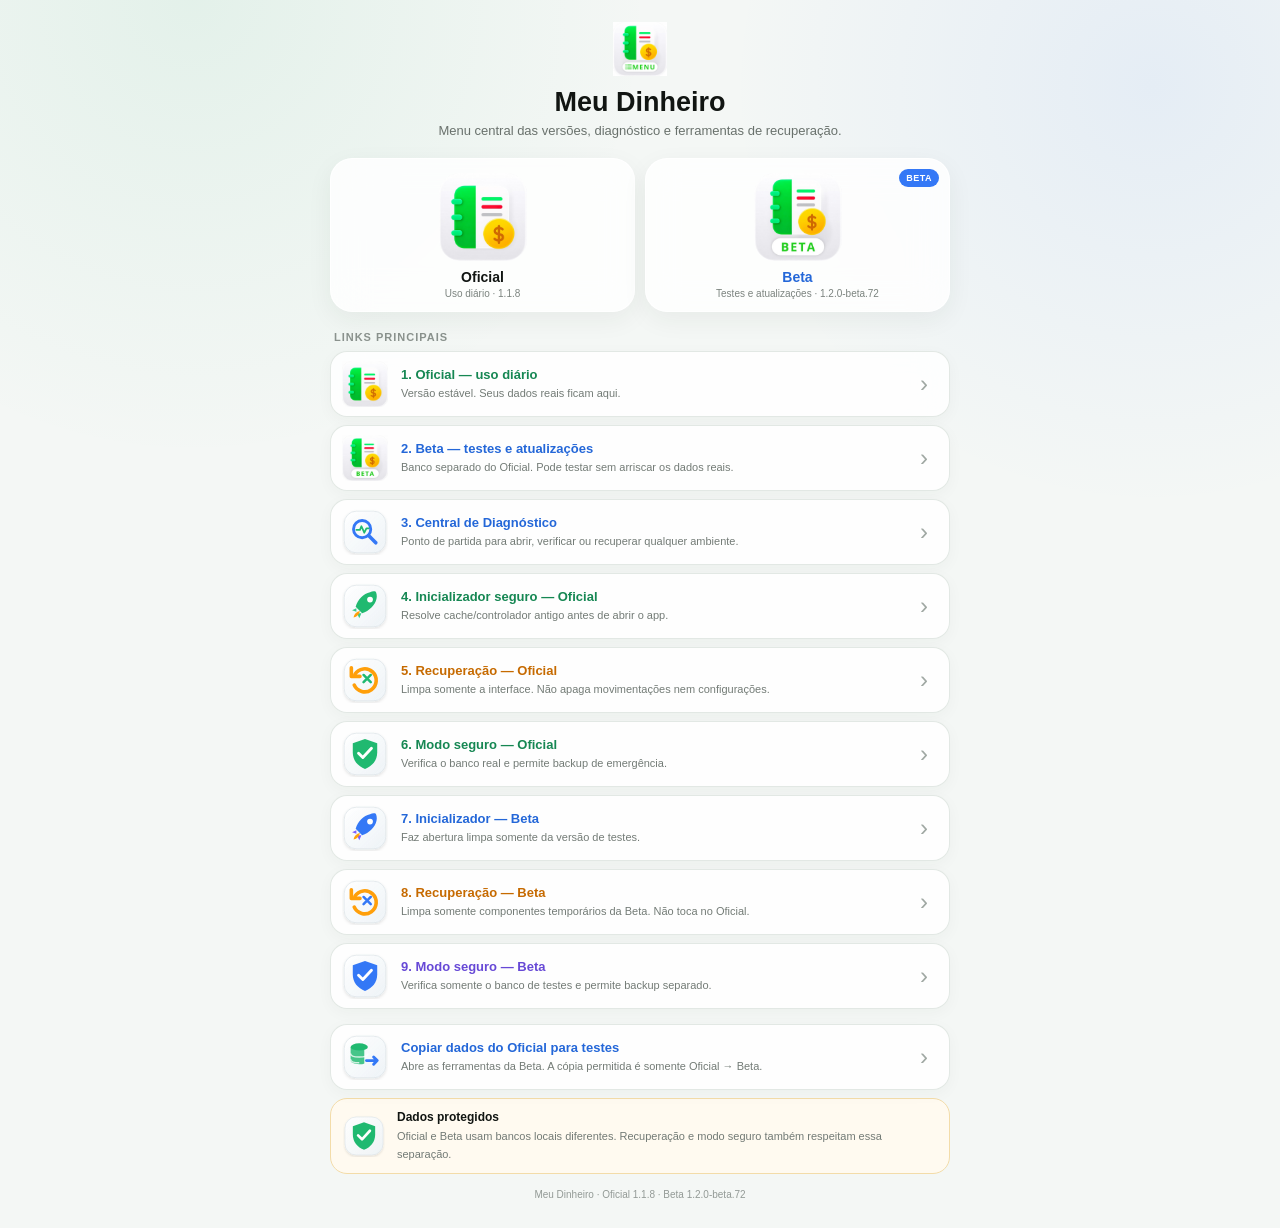
<file: central.html>
<!doctype html>
<html lang="pt-BR"><head>
<meta charset="utf-8"><meta name="viewport" content="width=device-width,initial-scale=1,viewport-fit=cover">
<meta http-equiv="Cache-Control" content="no-cache, no-store, must-revalidate"><meta name="robots" content="noindex,nofollow">
<meta name="theme-color" content="#f6f7f4"><meta name="finance-tools-page" content="central-clean-entry">
<title>Menu · Meu Dinheiro</title>
<style>html,body{margin:0;min-height:100%;background:#f6f7f4;color:#0b4a34;font-family:-apple-system,BlinkMacSystemFont,"SF Pro Text",sans-serif}body{min-height:100dvh;display:grid;place-items:center;padding:24px;box-sizing:border-box}main{text-align:center;width:min(100%,360px)}.icon{width:66px;height:66px;margin:0 auto 16px;border-radius:20px;background:rgba(255,255,255,.85);display:grid;place-items:center;box-shadow:0 8px 30px rgba(11,74,52,.10);font-size:31px}h1{font-size:25px;margin:0 0 7px}p{font-size:13px;line-height:1.45;color:#707873}.bar{height:5px;background:#e0e7e2;border-radius:999px;overflow:hidden;margin:19px 44px}.bar span{display:block;width:32%;height:100%;background:#32c778;border-radius:inherit;animation:m .8s ease-in-out infinite alternate}@keyframes m{to{transform:translateX(210%)}}</style>
</head><body><main><div class="icon">▦</div><h1>Abrindo Menu Principal</h1><p id="status">Encerrando somente componentes antigos da interface. Seus dados financeiros não serão alterados.</p><div class="bar" id="bar"><span></span></div></main>
<script>
(()=>{
  const status=document.getElementById('status');
  const cleanup=(async()=>{
    try{
      if('serviceWorker' in navigator){
        const regs=await navigator.serviceWorker.getRegistrations();
        const rootScope=new URL('./',location.href).href;
        await Promise.allSettled(regs.filter(r=>r.scope===rootScope).map(r=>r.unregister()));
      }
      if('caches' in window){
        const keys=await caches.keys();
        await Promise.allSettled(keys.filter(k=>k.startsWith('meu-dinheiro-inteligente-v')||k.startsWith('meu-dinheiro-oficial-')).map(k=>caches.delete(k)));
      }
    }catch(_){}
  })();
  Promise.race([cleanup,new Promise(r=>setTimeout(r,1800))]).finally(()=>{
    status.textContent='Abrindo todos os links…';
    location.replace('./menu.html');
  });
})();
</script></body></html>
</file>
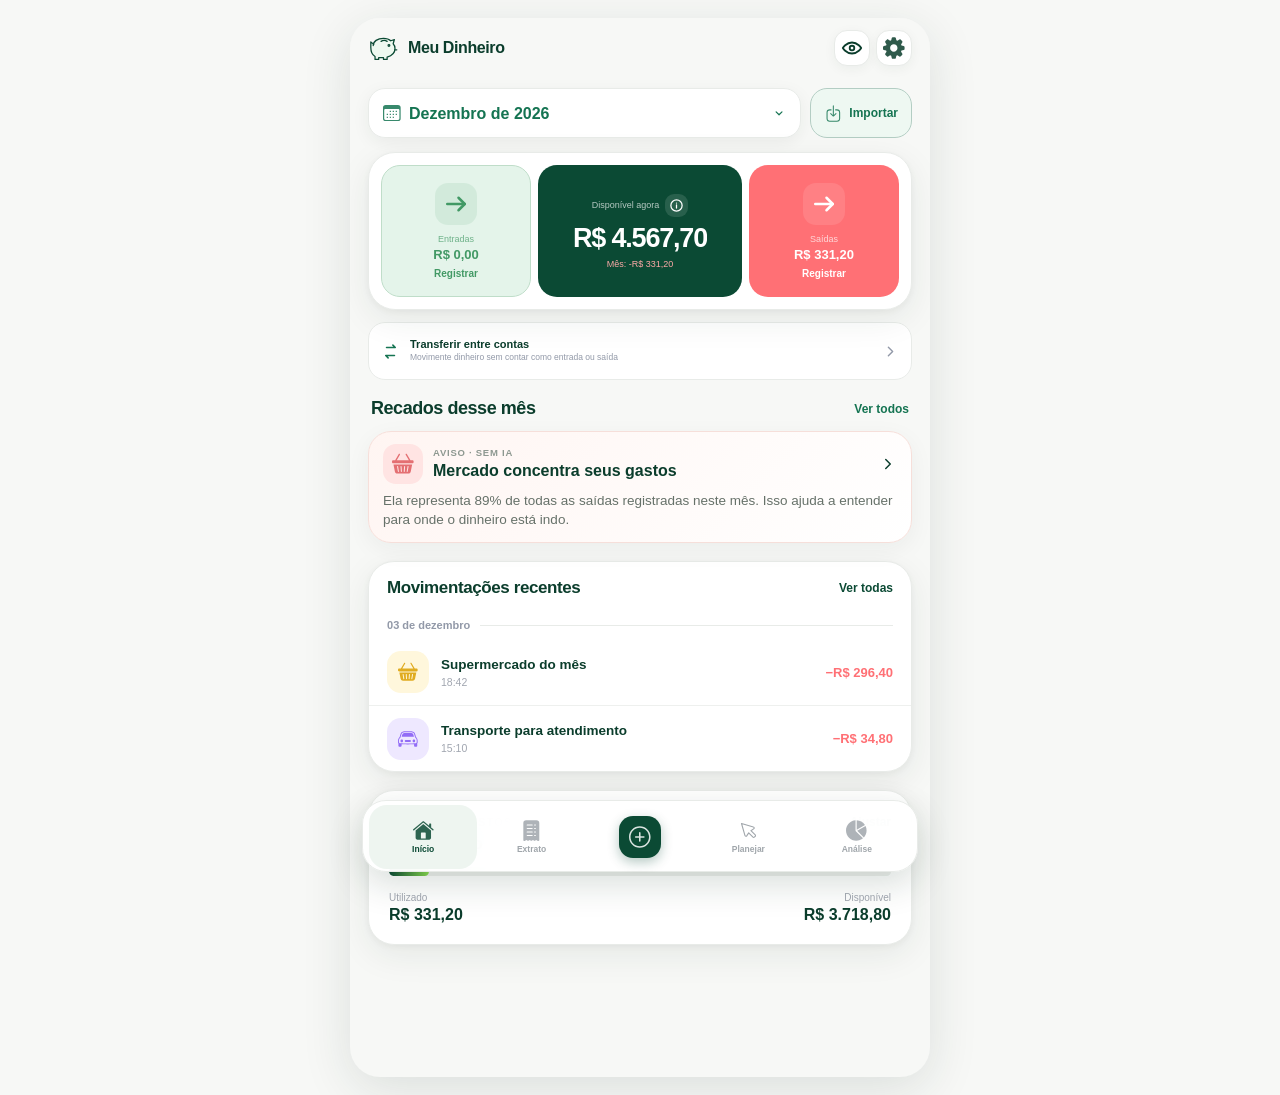
<file: launch.html>
<!doctype html><html lang="pt-BR"><head>
<meta charset="utf-8"><meta name="viewport" content="width=device-width,initial-scale=1,viewport-fit=cover">
<meta name="theme-color" content="#f6f7f4"><meta http-equiv="Cache-Control" content="no-cache, no-store, must-revalidate"><meta http-equiv="Pragma" content="no-cache"><meta http-equiv="Expires" content="0"><meta name="robots" content="noindex,nofollow">
<link rel="icon" href="./icons/launch.svg" type="image/svg+xml"><link rel="apple-touch-icon" href="./apple-touch-icon.png"><title>Meu Dinheiro · Inicializador</title>
<style>*{box-sizing:border-box}html,body{margin:0;min-height:100%;background:#f6f7f4;color:#101412;font-family:-apple-system,BlinkMacSystemFont,"SF Pro Text",sans-serif}body{min-height:100dvh;display:grid;place-items:center;padding:24px}main{width:min(100%,360px);text-align:center}.mark{width:66px;height:66px;margin:0 auto 15px;border-radius:20px;background:#fff;display:grid;place-items:center;box-shadow:0 10px 30px rgba(0,0,0,.07)}.mark img{width:58px;height:58px}h1{font-size:24px;margin:0 0 7px}.status{font-size:14px;color:#6b726e;line-height:1.45;margin:0}.env{font-size:11px;font-weight:800;letter-spacing:.05em;color:#20A968;margin-top:8px}.bar{height:5px;background:#dde3df;border-radius:999px;overflow:hidden;margin:18px 36px}.bar span{display:block;width:35%;height:100%;background:#20A968;border-radius:inherit;animation:move 1s ease-in-out infinite alternate}@keyframes move{to{transform:translateX(185%)}}.menu{display:inline-block;margin-top:7px;color:#66706a;font-size:12px;text-decoration:none}@media(prefers-color-scheme:dark){html,body{background:#111411;color:#f7f8f7}.mark{background:#1c201d}.status,.menu{color:#a4aba6}.bar{background:#2b302c}}</style>
</head><body><main><div class="mark"><img src="./icons/launch.svg" alt=""></div><h1>Meu Dinheiro</h1><p class="status" id="status">Preparando uma abertura limpa…</p><p class="env">OFICIAL · uso diário · 1.1.8</p><div class="bar"><span></span></div><a class="menu" href="./menu.html">Abrir menu de ferramentas</a></main>
<script>(()=>{const RELEASE='1.1.8',PREFIX='meu-dinheiro-oficial-',status=document.getElementById('status');const cleanupKey=`${PREFIX}launch-clean-${RELEASE}`;const basePath=new URL('./',location.href).pathname;async function clean(){let needs=true;try{needs=localStorage.getItem(cleanupKey)!=='1'}catch(_){}if(!needs)return;try{if('serviceWorker'in navigator){const regs=await navigator.serviceWorker.getRegistrations();await Promise.allSettled(regs.filter(r=>{try{return new URL(r.scope).pathname===basePath}catch(_){return false}}).map(r=>r.unregister()))}if('caches'in window){const keys=await caches.keys();await Promise.allSettled(keys.filter(k=>k.startsWith(PREFIX)).map(k=>caches.delete(k)))}try{localStorage.setItem(cleanupKey,'1')}catch(_){}}catch(_){}}(async()=>{const safety=setTimeout(()=>{status.textContent='Ambiente web: limpeza em segundo plano. Abrindo mesmo assim…';location.replace(`./?v=${encodeURIComponent(RELEASE)}&launch=${Date.now()}&runtime=background`)},1900);await clean();clearTimeout(safety);status.textContent='Abrindo a interface…';setTimeout(()=>location.replace(`./?v=${encodeURIComponent(RELEASE)}&launch=${Date.now()}`),90)})()})();</script></body></html>
</file>
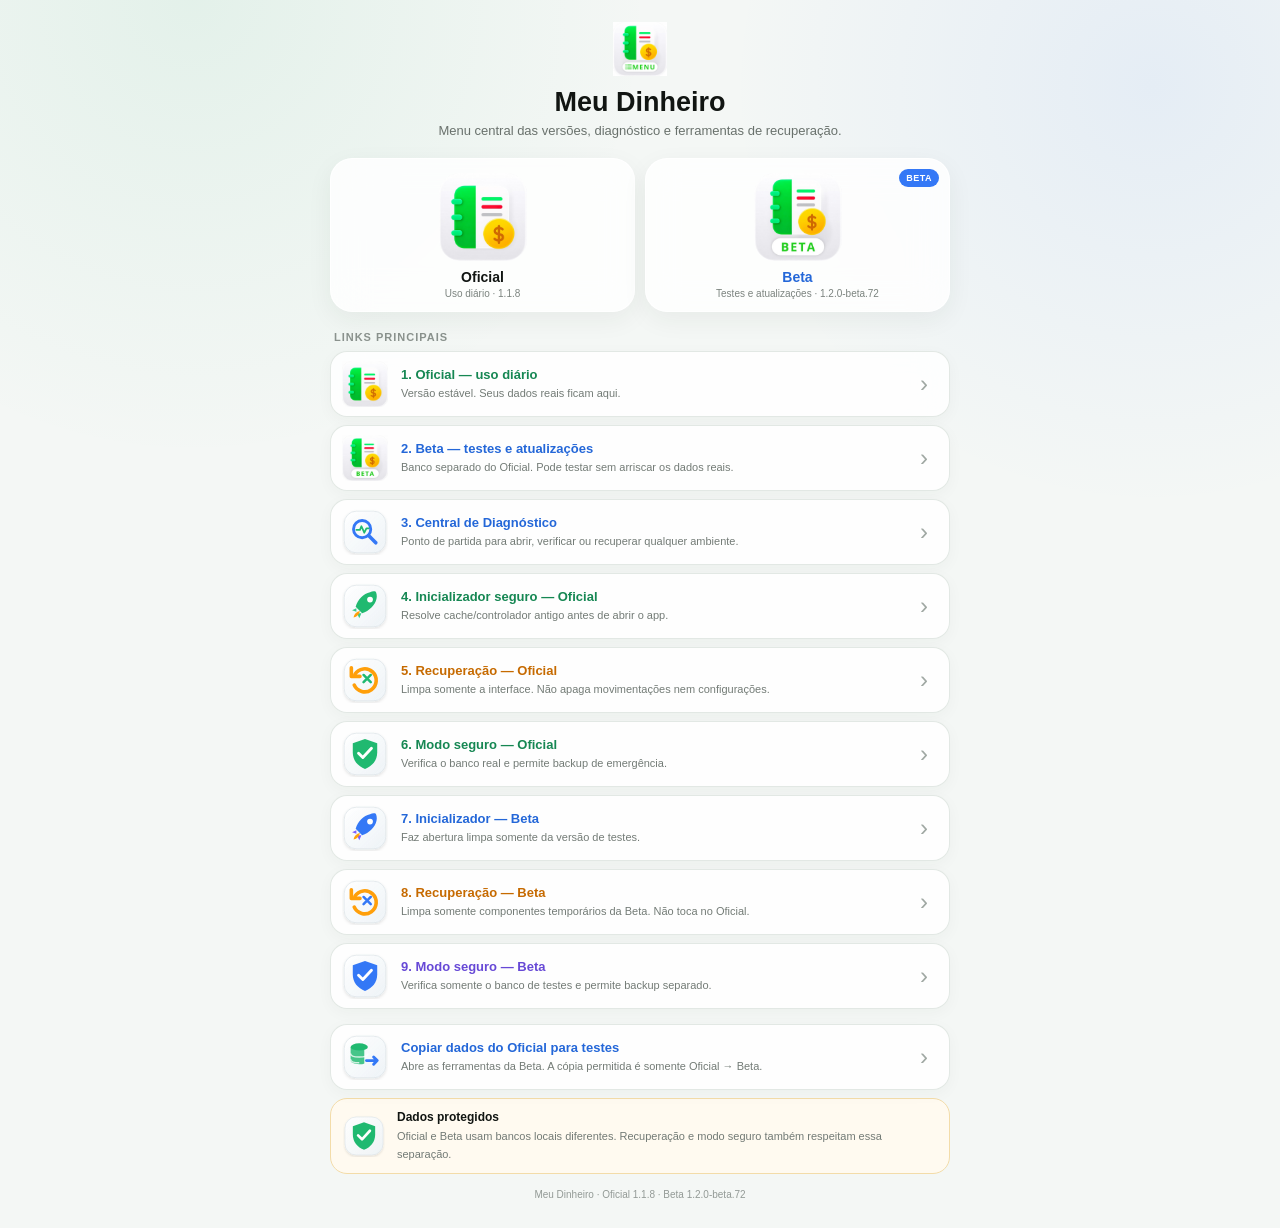
<file: menu.html>
<!doctype html><html lang="pt-BR"><head>
<meta name="finance-tools-page" content="menu">
<meta http-equiv="Cache-Control" content="no-cache, no-store, must-revalidate"><meta charset="utf-8"><meta name="viewport" content="width=device-width,initial-scale=1,viewport-fit=cover"><meta name="theme-color" content="#f6f7f4"><meta name="robots" content="noindex,nofollow"><link rel="icon" href="./icons/icon-menu-20260911.jpg?v=20260911" type="image/jpeg"><link rel="apple-touch-icon" href="./icons/icon-menu-20260911.jpg?v=20260911"><title>Menu · Meu Dinheiro</title><style>:root{font-family:-apple-system,BlinkMacSystemFont,"SF Pro Text",sans-serif;color:#111512;background:#f4f7f5;--green:#20a968;--blue:#3478f6;--orange:#e78400;--purple:#7655e9}*{box-sizing:border-box}html,body{width:100%;max-width:100%;overflow-x:hidden}body{margin:0;min-height:100dvh;padding:calc(18px + env(safe-area-inset-top)) 14px calc(28px + env(safe-area-inset-bottom));background:radial-gradient(circle at 15% 0%,rgba(32,169,104,.08),transparent 28%),radial-gradient(circle at 90% 7%,rgba(52,120,246,.08),transparent 26%),#f4f7f5}main{width:min(100%,620px);margin:0 auto}.head{text-align:center;padding:4px 5px 17px}.head .menu-icon{width:54px;height:54px}.head h1{font-size:27px;margin:7px 0 4px}.head p{margin:0;color:#69716c;font-size:13px;line-height:1.45}.env-grid{display:grid;grid-template-columns:repeat(2,minmax(0,1fr));gap:10px;margin-bottom:18px}.env{min-width:0;overflow:hidden;position:relative;background:rgba(255,255,255,.82);backdrop-filter:blur(18px);-webkit-backdrop-filter:blur(18px);border:1px solid rgba(255,255,255,.8);border-radius:22px;padding:14px 10px 12px;text-align:center;text-decoration:none;color:inherit;box-shadow:0 8px 26px rgba(31,48,39,.06)}.env>img{width:88px;height:88px;border-radius:21px;display:block;margin:0 auto 8px}.env strong{display:block;font-size:14px}.env small{display:block;color:#7b837e;font-size:10px;margin-top:3px}.env.beta strong{color:#2467d8}.badge{position:absolute;right:10px;top:10px;padding:4px 7px;border-radius:999px;background:#3478f6;color:#fff;font-weight:800;font-size:9px;letter-spacing:.05em}h2{font-size:11px;text-transform:uppercase;letter-spacing:.09em;color:#8a928d;margin:19px 4px 8px}.list{display:grid;gap:8px}.item{display:grid;grid-template-columns:48px 1fr 18px;align-items:center;gap:11px;background:rgba(255,255,255,.86);backdrop-filter:blur(16px);-webkit-backdrop-filter:blur(16px);border:1px solid rgba(223,230,225,.9);border-radius:17px;padding:9px 11px;text-decoration:none;color:inherit;box-shadow:0 4px 16px rgba(31,48,39,.035)}.item img{width:46px;height:46px}.copy{min-width:0}.copy strong{overflow-wrap:anywhere;display:block;font-size:13px;line-height:1.2;margin-bottom:3px}.copy span{display:block;color:#737b76;font-size:11px;line-height:1.35}.chev{font-size:24px;color:#a0a8a3;font-weight:300}.official strong{color:#168753}.beta-link strong{color:#2467d8}.diagnostic strong{color:#2467d8}.recover strong{color:#c66a00}.safe strong{color:#168753}.beta-safe strong{color:#6749d6}.note-grid{display:grid;gap:8px;margin-top:15px}.note{display:grid;grid-template-columns:44px 1fr;gap:10px;align-items:center;border-radius:17px;padding:11px 12px;background:#fff;border:1px solid #e4e9e5}.note img{width:42px;height:42px}.note strong{font-size:12px;display:block;margin-bottom:2px}.note span{font-size:11px;color:#727a75;line-height:1.35}.note.warning{background:#fffaf0;border-color:#f3dca9}.footer{text-align:center;font-size:10px;color:#939a96;margin-top:15px}@media(max-width:360px){.env>img{width:76px;height:76px}.env strong{font-size:13px}}@media(prefers-color-scheme:dark){:root{background:#111411;color:#f7f8f7}body{background:radial-gradient(circle at 15% 0%,rgba(32,169,104,.11),transparent 28%),radial-gradient(circle at 90% 7%,rgba(52,120,246,.12),transparent 26%),#111411}.head p,h2,.copy span,.env small,.note span,.footer{color:#a0a8a3}.env,.item,.note{background:rgba(28,32,29,.86);border-color:#2b302c;box-shadow:none}.note.warning{background:#282116;border-color:#493819}}</style></head><body><main><header class="head"><img class="menu-icon" src="./icons/icon-menu-20260911.jpg?v=20260911" alt=""><h1>Meu Dinheiro</h1><p>Menu central das versões, diagnóstico e ferramentas de recuperação.</p></header><section class="env-grid"><a class="env" href="./"><img src="./apple-touch-icon.png" alt="Ícone Meu Dinheiro"><strong>Oficial</strong><small>Uso diário · 1.1.8</small></a><a class="env beta" href="./beta/"><span class="badge">BETA</span><img src="./beta/apple-touch-icon.png" alt="Ícone Meu Dinheiro Beta"><strong>Beta</strong><small>Testes e atualizações · 1.2.0-beta.72</small></a></section><h2>Links principais</h2><div class="list"><a class="item official" href="./"><img src="./apple-touch-icon.png" alt=""><span class="copy"><strong>1. Oficial — uso diário</strong><span>Versão estável. Seus dados reais ficam aqui.</span></span><span class="chev">›</span></a><a class="item beta-link" href="./beta/"><img src="./beta/apple-touch-icon.png" alt=""><span class="copy"><strong>2. Beta — testes e atualizações</strong><span>Banco separado do Oficial. Pode testar sem arriscar os dados reais.</span></span><span class="chev">›</span></a><a class="item diagnostic" href="./diagnostico/"><img src="./icons/diagnostic.svg" alt=""><span class="copy"><strong>3. Central de Diagnóstico</strong><span>Ponto de partida para abrir, verificar ou recuperar qualquer ambiente.</span></span><span class="chev">›</span></a><a class="item official" href="./launch.html"><img src="./icons/launch.svg" alt=""><span class="copy"><strong>4. Inicializador seguro — Oficial</strong><span>Resolve cache/controlador antigo antes de abrir o app.</span></span><span class="chev">›</span></a><a class="item recover" href="./recover.html"><img src="./icons/recover.svg" alt=""><span class="copy"><strong>5. Recuperação — Oficial</strong><span>Limpa somente a interface. Não apaga movimentações nem configurações.</span></span><span class="chev">›</span></a><a class="item safe" href="./safe.html"><img src="./icons/safe.svg" alt=""><span class="copy"><strong>6. Modo seguro — Oficial</strong><span>Verifica o banco real e permite backup de emergência.</span></span><span class="chev">›</span></a><a class="item beta-link" href="./beta/launch.html"><img src="./beta/icons/launch.svg" alt=""><span class="copy"><strong>7. Inicializador — Beta</strong><span>Faz abertura limpa somente da versão de testes.</span></span><span class="chev">›</span></a><a class="item recover" href="./beta/recover.html"><img src="./beta/icons/recover.svg" alt=""><span class="copy"><strong>8. Recuperação — Beta</strong><span>Limpa somente componentes temporários da Beta. Não toca no Oficial.</span></span><span class="chev">›</span></a><a class="item beta-safe" href="./beta/safe.html"><img src="./beta/icons/safe.svg" alt=""><span class="copy"><strong>9. Modo seguro — Beta</strong><span>Verifica somente o banco de testes e permite backup separado.</span></span><span class="chev">›</span></a></div><div class="note-grid"><a class="item beta-link" href="./beta/?tools=1"><img src="./icons/copy.svg" alt=""><span class="copy"><strong>Copiar dados do Oficial para testes</strong><span>Abre as ferramentas da Beta. A cópia permitida é somente Oficial → Beta.</span></span><span class="chev">›</span></a><div class="note warning"><img src="./icons/safe.svg" alt=""><div><strong>Dados protegidos</strong><span>Oficial e Beta usam bancos locais diferentes. Recuperação e modo seguro também respeitam essa separação.</span></div></div></div><div class="footer">Meu Dinheiro · Oficial 1.1.8 · Beta 1.2.0-beta.72</div></main></body></html>
</file>
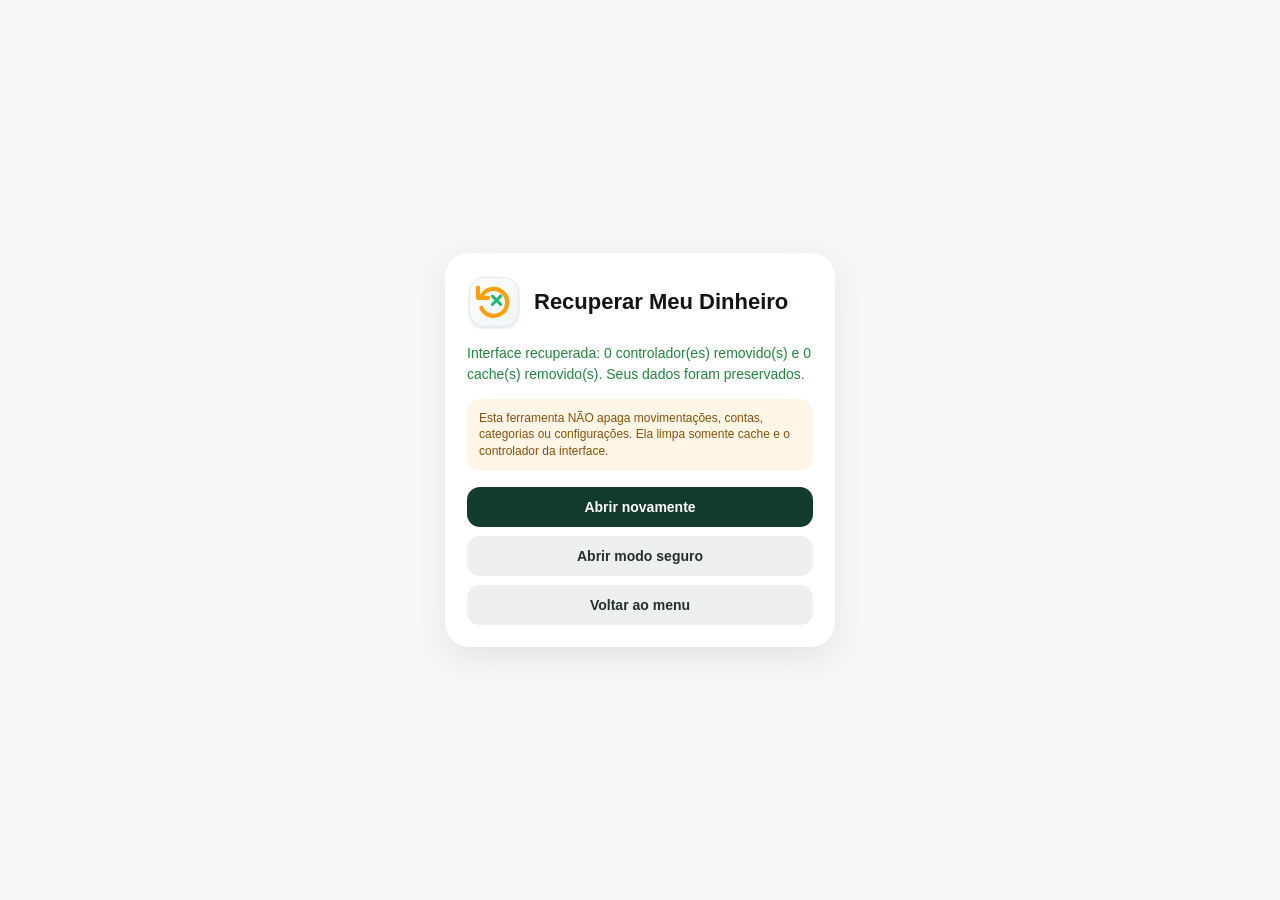
<file: recover.html>
<!doctype html><html lang="pt-BR"><head><meta charset="utf-8"><meta name="viewport" content="width=device-width,initial-scale=1,viewport-fit=cover"><meta name="theme-color" content="#f6f7f4"><meta http-equiv="Cache-Control" content="no-cache, no-store, must-revalidate"><meta http-equiv="Pragma" content="no-cache"><meta http-equiv="Expires" content="0"><meta name="robots" content="noindex,nofollow"><link rel="icon" href="./icons/recover.svg" type="image/svg+xml"><link rel="apple-touch-icon" href="./apple-touch-icon.png"><title>Meu Dinheiro · Recuperação</title><style>*{box-sizing:border-box}html,body{margin:0;min-height:100%;background:#f6f7f4;color:#111512;font-family:-apple-system,BlinkMacSystemFont,"SF Pro Text",sans-serif}main{min-height:100dvh;display:grid;place-items:center;padding:24px}section{width:min(100%,390px);background:#fff;border-radius:24px;padding:22px;box-shadow:0 10px 30px rgba(0,0,0,.07)}.top{display:flex;gap:13px;align-items:center}.top img{width:54px;height:54px}h1{font-size:22px;margin:0}p{font-size:14px;line-height:1.48;color:#6b726e}.notice{padding:11px 12px;border-radius:14px;background:#fff6e8;color:#86520a;font-size:12px;line-height:1.4}.ok{color:#24843f}.bad{color:#d83a2e}.bar{height:6px;background:#e5e9e6;border-radius:999px;overflow:hidden;margin:18px 0}.bar span{display:block;height:100%;width:18%;background:#ff9f0a;border-radius:inherit;animation:move .9s ease-in-out infinite alternate}@keyframes move{to{transform:translateX(430%)}}.actions{display:grid;gap:9px;margin-top:16px}.actions a{text-decoration:none;text-align:center;padding:12px 14px;border-radius:13px;background:#123b2d;color:#fff;font-size:14px;font-weight:700}.actions a.secondary{background:#edf0ed;color:#223129}@media(prefers-color-scheme:dark){html,body{background:#111411;color:#f7f8f7}section{background:#1c201d;box-shadow:none}p{color:#a4aba6}.notice{background:#322615;color:#ffc568}.bar{background:#2b302c}.actions a{background:#dff3e7;color:#123b2d}.actions a.secondary{background:#2b302c;color:#f7f8f7}}</style></head><body><main><section><div class="top"><img src="./icons/recover.svg" alt=""><h1>Recuperar Meu Dinheiro</h1></div><p id="status">Removendo somente os componentes temporários da interface.</p><div class="notice">Esta ferramenta NÃO apaga movimentações, contas, categorias ou configurações. Ela limpa somente cache e o controlador da interface.</div><div class="bar" id="bar"><span></span></div><div class="actions" id="actions" hidden><a href="./launch.html?v=1.1.8&recover=1">Abrir novamente</a><a class="secondary" href="./safe.html?v=1.1.8&recover=1">Abrir modo seguro</a><a class="secondary" href="./menu.html">Voltar ao menu</a></div></section></main><script>(async()=>{const PREFIX='meu-dinheiro-oficial-',status=document.getElementById('status'),actions=document.getElementById('actions'),bar=document.getElementById('bar'),basePath=new URL('./',location.href).pathname;try{let workers=0,cachesRemoved=0;if('serviceWorker'in navigator){const regs=await navigator.serviceWorker.getRegistrations();const targets=regs.filter(r=>{try{return new URL(r.scope).pathname===basePath}catch(_){return false}});const rs=await Promise.allSettled(targets.map(r=>r.unregister()));workers=rs.filter(r=>r.status==='fulfilled'&&r.value).length}if('caches'in window){const keys=await caches.keys();const targets=keys.filter(k=>k.startsWith(PREFIX));const rs=await Promise.allSettled(targets.map(k=>caches.delete(k)));cachesRemoved=rs.filter(r=>r.status==='fulfilled'&&r.value).length}status.className='ok';status.textContent=`Interface recuperada: ${workers} controlador(es) removido(s) e ${cachesRemoved} cache(s) removido(s). Seus dados foram preservados.`;bar.hidden=true;actions.hidden=false;try{localStorage.setItem(PREFIX+'last-recovery',new Date().toISOString())}catch(_){}}catch(err){status.className='bad';status.textContent='A limpeza automática não terminou. Seus dados não foram apagados. Use o modo seguro para verificar o armazenamento.';bar.hidden=true;actions.hidden=false}})();</script><script data-md-recovery-timeout>
setTimeout(() => {
  const status = document.getElementById("status");
  const bar = document.getElementById("bar");
  const actions = document.getElementById("actions");
  if (!actions || !actions.hidden) return;
  if (status) status.textContent = "O Safari ainda está encerrando componentes antigos em segundo plano. Seus dados foram preservados e você já pode continuar.";
  if (bar) bar.hidden = true;
  actions.hidden = false;
}, 2000);
</script>
</body></html>
</file>
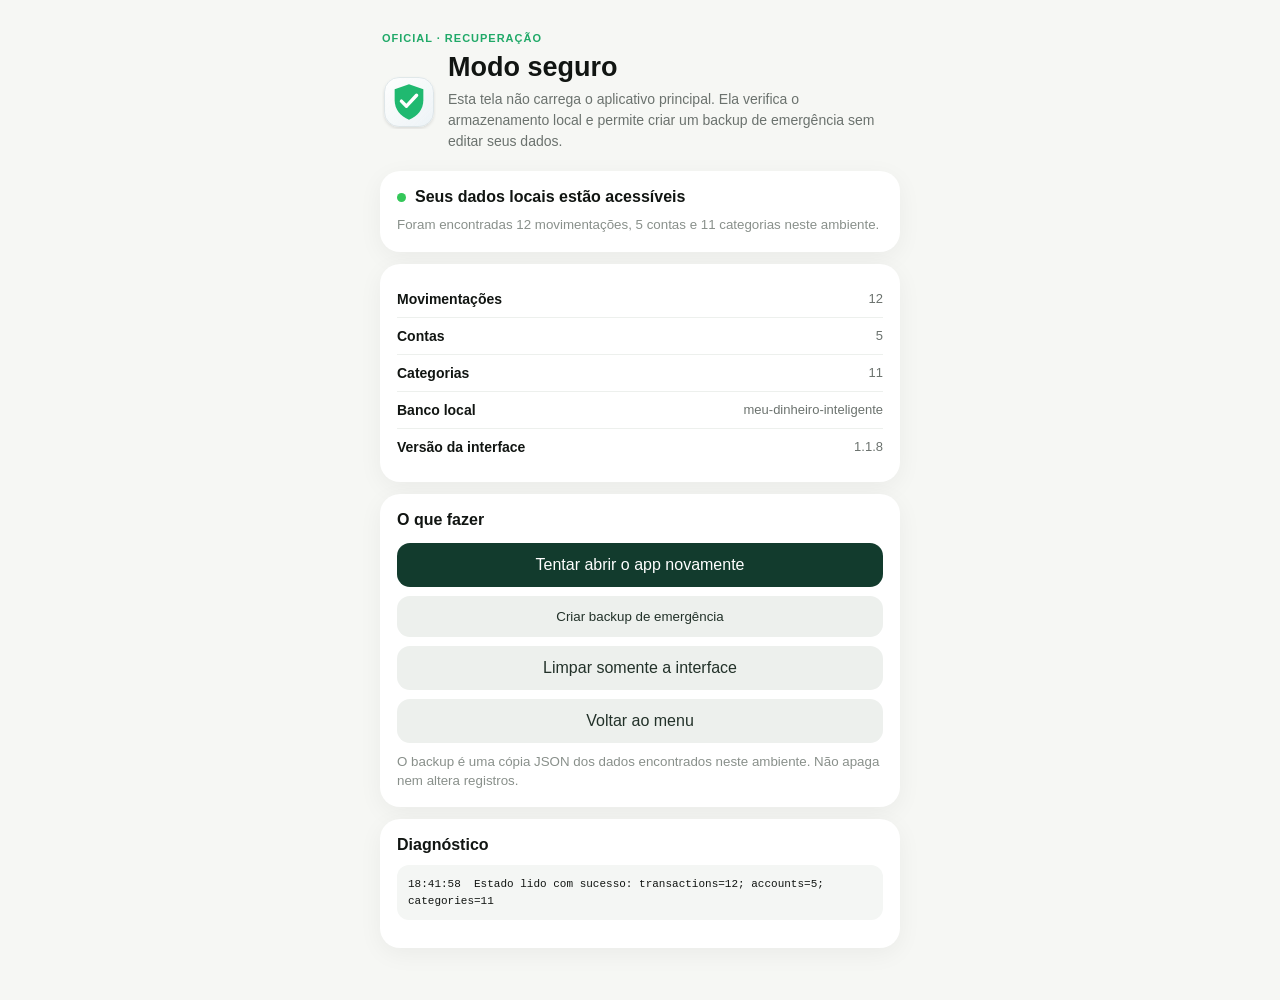
<file: safe.html>
<!doctype html><html lang="pt-BR"><head><meta charset="utf-8"><meta name="viewport" content="width=device-width,initial-scale=1,viewport-fit=cover"><meta name="theme-color" content="#f6f7f4"><meta http-equiv="Cache-Control" content="no-cache, no-store, must-revalidate"><meta http-equiv="Pragma" content="no-cache"><meta http-equiv="Expires" content="0"><meta name="robots" content="noindex,nofollow"><link rel="icon" href="./icons/safe.svg" type="image/svg+xml"><link rel="apple-touch-icon" href="./apple-touch-icon.png"><title>Meu Dinheiro · Modo seguro</title><style>:root{font-family:-apple-system,BlinkMacSystemFont,"SF Pro Text",sans-serif;color:#111512;background:#f6f7f4}*{box-sizing:border-box}body{margin:0;min-height:100dvh;padding:calc(22px + env(safe-area-inset-top)) 18px 40px;background:#f6f7f4;color:#111512}main{width:min(100%,520px);margin:0 auto}header{margin:8px 2px 20px}.eyebrow{font-size:11px;font-weight:800;letter-spacing:.09em;color:#20A968;text-transform:uppercase;margin:0 0 6px}.title-row{display:flex;align-items:center;gap:12px}.title-row img{width:54px;height:54px}h1{font-size:27px;margin:0 0 6px}p{font-size:14px;line-height:1.48;color:#6b726e;margin:0}.card{background:#fff;border-radius:20px;padding:17px;margin:12px 0;box-shadow:0 6px 24px rgba(0,0,0,.05)}.row{display:flex;justify-content:space-between;gap:18px;align-items:flex-start;padding:10px 0;border-bottom:1px solid #edf0ed}.row:last-child{border-bottom:0}.row strong{font-size:14px}.row span{font-size:13px;color:#6b726e;text-align:right;word-break:break-word}.status{display:flex;align-items:center;gap:9px}.dot{width:9px;height:9px;border-radius:50%;background:#f0b429;flex:none}.dot.ok{background:#34c759}.dot.bad{background:#ff3b30}.actions{display:grid;gap:9px;margin-top:14px}button,a.button{appearance:none;border:0;text-decoration:none;text-align:center;border-radius:13px;padding:13px 15px;font:700 14px/1.2 inherit;background:#123b2d;color:#fff;display:block}.secondary{background:#edf0ed!important;color:#223129!important}pre{white-space:pre-wrap;word-break:break-word;font:11px/1.5 ui-monospace,SFMono-Regular,Menlo,monospace;background:#f4f6f4;padding:11px;border-radius:12px;max-height:180px;overflow:auto}small{display:block;color:#89908b;margin-top:9px;line-height:1.45}@media(prefers-color-scheme:dark){:root,body{background:#111411;color:#f7f8f7}.card{background:#1c201d}.row{border-color:#2b302c}.row span,p,small{color:#a4aba6}.secondary{background:#2b302c!important;color:#f7f8f7!important}pre{background:#111411;color:#e5e9e6}}</style></head><body><main><header><p class="eyebrow">OFICIAL · recuperação</p><div class="title-row"><img src="./icons/safe.svg" alt=""><div><h1>Modo seguro</h1><p>Esta tela não carrega o aplicativo principal. Ela verifica o armazenamento local e permite criar um backup de emergência sem editar seus dados.</p></div></div></header><section class="card"><div class="status"><span class="dot" id="healthDot"></span><strong id="healthTitle">Verificando armazenamento…</strong></div><small id="healthDetail">Nenhum dado será alterado durante esta verificação.</small></section><section class="card" id="countsCard" hidden><div class="row"><strong>Movimentações</strong><span id="transactionsCount">—</span></div><div class="row"><strong>Contas</strong><span id="accountsCount">—</span></div><div class="row"><strong>Categorias</strong><span id="categoriesCount">—</span></div><div class="row"><strong>Banco local</strong><span id="dbName">—</span></div><div class="row"><strong>Versão da interface</strong><span>1.1.8</span></div></section><section class="card"><strong>O que fazer</strong><div class="actions"><a class="button" href="./launch.html?v=1.1.8&safe=1">Tentar abrir o app novamente</a><button class="secondary" id="backupBtn" type="button">Criar backup de emergência</button><a class="button secondary" href="./recover.html?v=1.1.8&from=safe">Limpar somente a interface</a><a class="button secondary" href="./menu.html">Voltar ao menu</a></div><small>O backup é uma cópia JSON dos dados encontrados neste ambiente. Não apaga nem altera registros.</small></section><section class="card"><strong>Diagnóstico</strong><pre id="log">Iniciando…</pre></section></main><script>(()=>{const DB_NAME='meu-dinheiro-inteligente',FALLBACK='meu-dinheiro-inteligente-state',STORE='app',KEY='current-state',ENV='oficial';const logEl=document.getElementById('log'),dot=document.getElementById('healthDot'),title=document.getElementById('healthTitle'),detail=document.getElementById('healthDetail'),counts=document.getElementById('countsCard'),backup=document.getElementById('backupBtn');let state=null;const logs=[];function log(m){logs.push(`${new Date().toLocaleTimeString('pt-BR')}  ${m}`);logEl.textContent=logs.join('\n')}function openExisting(){return new Promise((resolve,reject)=>{const r=indexedDB.open(DB_NAME);let created=false;r.onupgradeneeded=()=>{created=true;try{r.transaction?.abort()}catch(_){}};r.onsuccess=()=>{if(created){try{r.result.close()}catch(_){}reject(new Error('Banco ainda não existe'));return}resolve(r.result)};r.onerror=()=>reject(r.error||new Error('Falha ao abrir banco'));r.onblocked=()=>reject(new Error('Banco local bloqueado por outra aba'))})}function req(r){return new Promise((resolve,reject)=>{r.onsuccess=()=>resolve(r.result);r.onerror=()=>reject(r.error)})}async function read(){try{const db=await openExisting();try{if(db.objectStoreNames.contains(STORE))state=await req(db.transaction(STORE,'readonly').objectStore(STORE).get(KEY))}finally{db.close()}}catch(e){log('IndexedDB: '+(e?.message||e))}if(!state){try{const raw=localStorage.getItem(FALLBACK);if(raw)state=JSON.parse(raw)}catch(e){log('Fallback: '+(e?.message||e))}}if(!state)throw new Error('Nenhum estado salvo foi encontrado neste ambiente.')}async function init(){try{if(!('indexedDB'in window))log('IndexedDB indisponível; tentando fallback local.');await read();const t=Array.isArray(state.transactions)?state.transactions.length:0,a=Array.isArray(state.accounts)?state.accounts.length:0,c=Array.isArray(state.categories)?state.categories.length:0;document.getElementById('transactionsCount').textContent=String(t);document.getElementById('accountsCount').textContent=String(a);document.getElementById('categoriesCount').textContent=String(c);document.getElementById('dbName').textContent=DB_NAME;counts.hidden=false;dot.classList.add('ok');title.textContent='Seus dados locais estão acessíveis';detail.textContent=`Foram encontradas ${t} movimentações, ${a} contas e ${c} categorias neste ambiente.`;log(`Estado lido com sucesso: transactions=${t}; accounts=${a}; categories=${c}`)}catch(e){dot.classList.add('bad');title.textContent='Não foi possível localizar os dados deste ambiente';detail.textContent=e?.message||String(e);log('ERRO: '+(e?.stack||e));backup.disabled=true}}backup.addEventListener('click',()=>{if(!state)return;backup.disabled=true;backup.textContent='Preparando backup…';try{const payload={exportedAt:new Date().toISOString(),source:'Meu Dinheiro — modo seguro',environment:ENV,release:'1.1.8',database:DB_NAME,state};const blob=new Blob([JSON.stringify(payload,null,2)],{type:'application/json'});const a=document.createElement('a');a.href=URL.createObjectURL(blob);a.download=`meu-dinheiro-backup-${ENV}-${new Date().toISOString().slice(0,10)}.json`;document.body.appendChild(a);a.click();a.remove();setTimeout(()=>URL.revokeObjectURL(a.href),1000);backup.textContent='Backup criado';log('Backup de emergência criado com sucesso')}catch(e){backup.disabled=false;backup.textContent='Tentar backup novamente';log('ERRO no backup: '+(e?.message||e))}});init()})();</script></body></html>
</file>
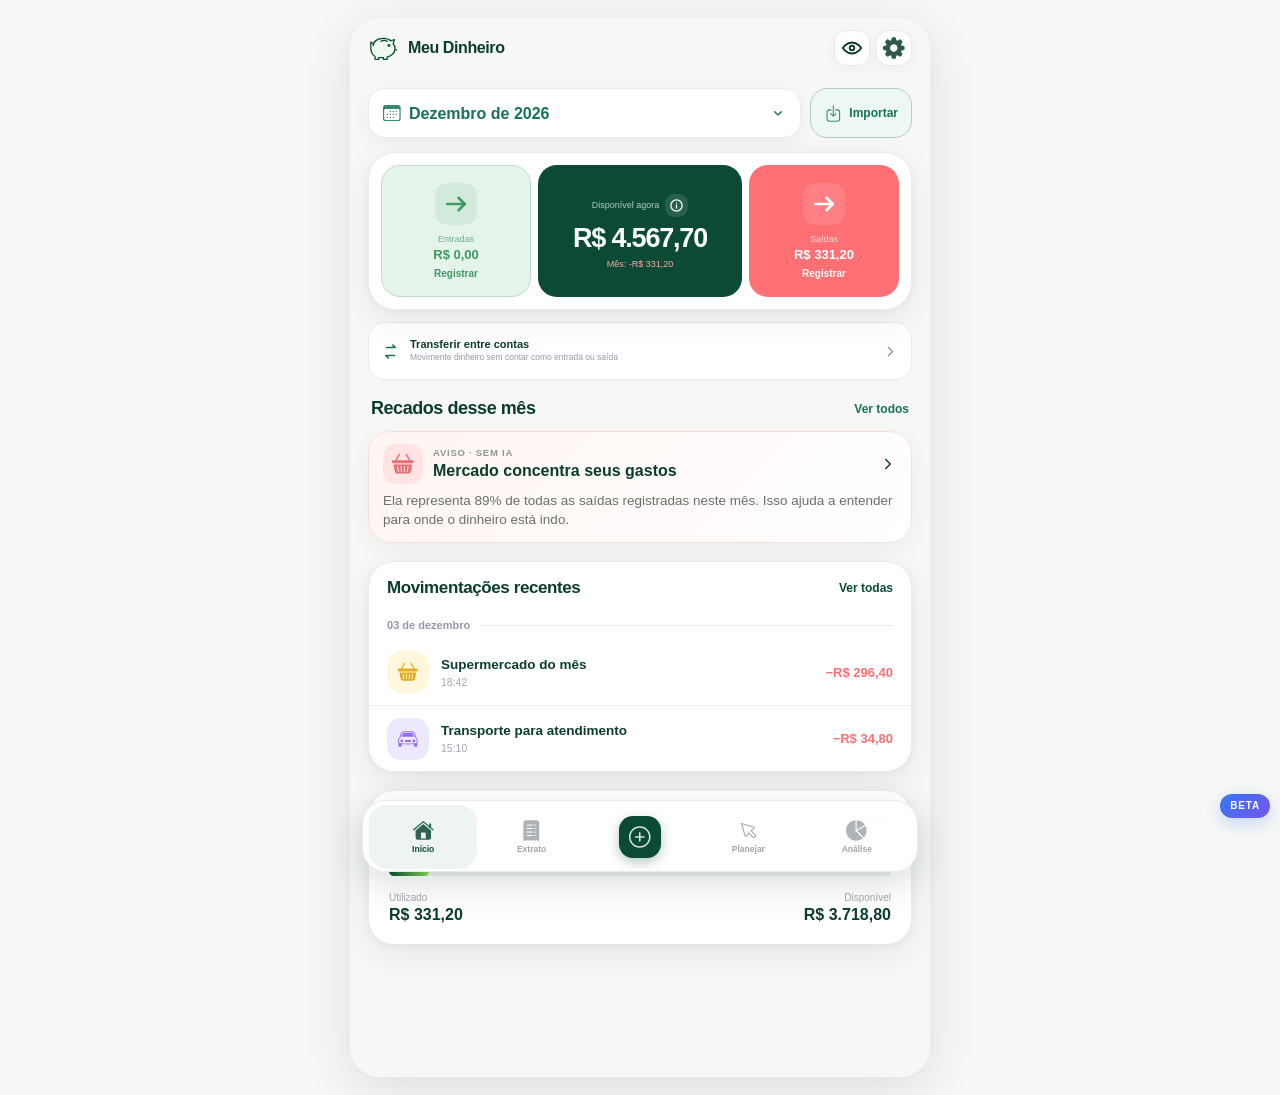
<file: beta/launch.html>
<!doctype html><html lang="pt-BR"><head>
<meta charset="utf-8"><meta name="viewport" content="width=device-width,initial-scale=1,viewport-fit=cover">
<meta name="theme-color" content="#f6f7f4"><meta http-equiv="Cache-Control" content="no-cache, no-store, must-revalidate"><meta http-equiv="Pragma" content="no-cache"><meta http-equiv="Expires" content="0"><meta name="robots" content="noindex,nofollow">
<link rel="icon" href="./icons/launch.svg" type="image/svg+xml"><link rel="apple-touch-icon" href="./apple-touch-icon.png"><title>Meu Dinheiro Beta · Inicializador</title>
<style>*{box-sizing:border-box}html,body{margin:0;min-height:100%;background:#f6f7f4;color:#101412;font-family:-apple-system,BlinkMacSystemFont,"SF Pro Text",sans-serif}body{min-height:100dvh;display:grid;place-items:center;padding:24px}main{width:min(100%,360px);text-align:center}.mark{width:66px;height:66px;margin:0 auto 15px;border-radius:20px;background:#fff;display:grid;place-items:center;box-shadow:0 10px 30px rgba(0,0,0,.07)}.mark img{width:58px;height:58px}h1{font-size:24px;margin:0 0 7px}.status{font-size:14px;color:#6b726e;line-height:1.45;margin:0}.env{font-size:11px;font-weight:800;letter-spacing:.05em;color:#3478F6;margin-top:8px}.bar{height:5px;background:#dde3df;border-radius:999px;overflow:hidden;margin:18px 36px}.bar span{display:block;width:35%;height:100%;background:#3478F6;border-radius:inherit;animation:move 1s ease-in-out infinite alternate}@keyframes move{to{transform:translateX(185%)}}.menu{display:inline-block;margin-top:7px;color:#66706a;font-size:12px;text-decoration:none}@media(prefers-color-scheme:dark){html,body{background:#111411;color:#f7f8f7}.mark{background:#1c201d}.status,.menu{color:#a4aba6}.bar{background:#2b302c}}</style>
</head><body><main><div class="mark"><img src="./icons/launch.svg" alt=""></div><h1>Meu Dinheiro Beta</h1><p class="status" id="status">Preparando uma abertura limpa…</p><p class="env">BETA · dados isolados · 1.2.0-beta.72</p><div class="bar"><span></span></div><a class="menu" href="../menu.html">Abrir menu de ferramentas</a></main>
<script>(()=>{const RELEASE='1.2.0-beta.72',PREFIX='meu-dinheiro-beta-',status=document.getElementById('status');const cleanupKey=`${PREFIX}launch-clean-${RELEASE}`;const basePath=new URL('./',location.href).pathname;async function clean(){let needs=true;try{needs=localStorage.getItem(cleanupKey)!=='1'}catch(_){}if(!needs)return;try{if('serviceWorker'in navigator){const regs=await navigator.serviceWorker.getRegistrations();await Promise.allSettled(regs.filter(r=>{try{return new URL(r.scope).pathname===basePath}catch(_){return false}}).map(r=>r.unregister()))}if('caches'in window){const keys=await caches.keys();await Promise.allSettled(keys.filter(k=>k.startsWith(PREFIX)).map(k=>caches.delete(k)))}try{localStorage.setItem(cleanupKey,'1')}catch(_){}}catch(_){}}(async()=>{const safety=setTimeout(()=>{status.textContent='Ambiente web: limpeza em segundo plano. Abrindo mesmo assim…';location.replace(`./?v=${encodeURIComponent(RELEASE)}&launch=${Date.now()}&runtime=background`)},1900);await clean();clearTimeout(safety);status.textContent='Abrindo a interface…';setTimeout(()=>location.replace(`./?v=${encodeURIComponent(RELEASE)}&launch=${Date.now()}`),90)})()})();</script></body></html>
</file>
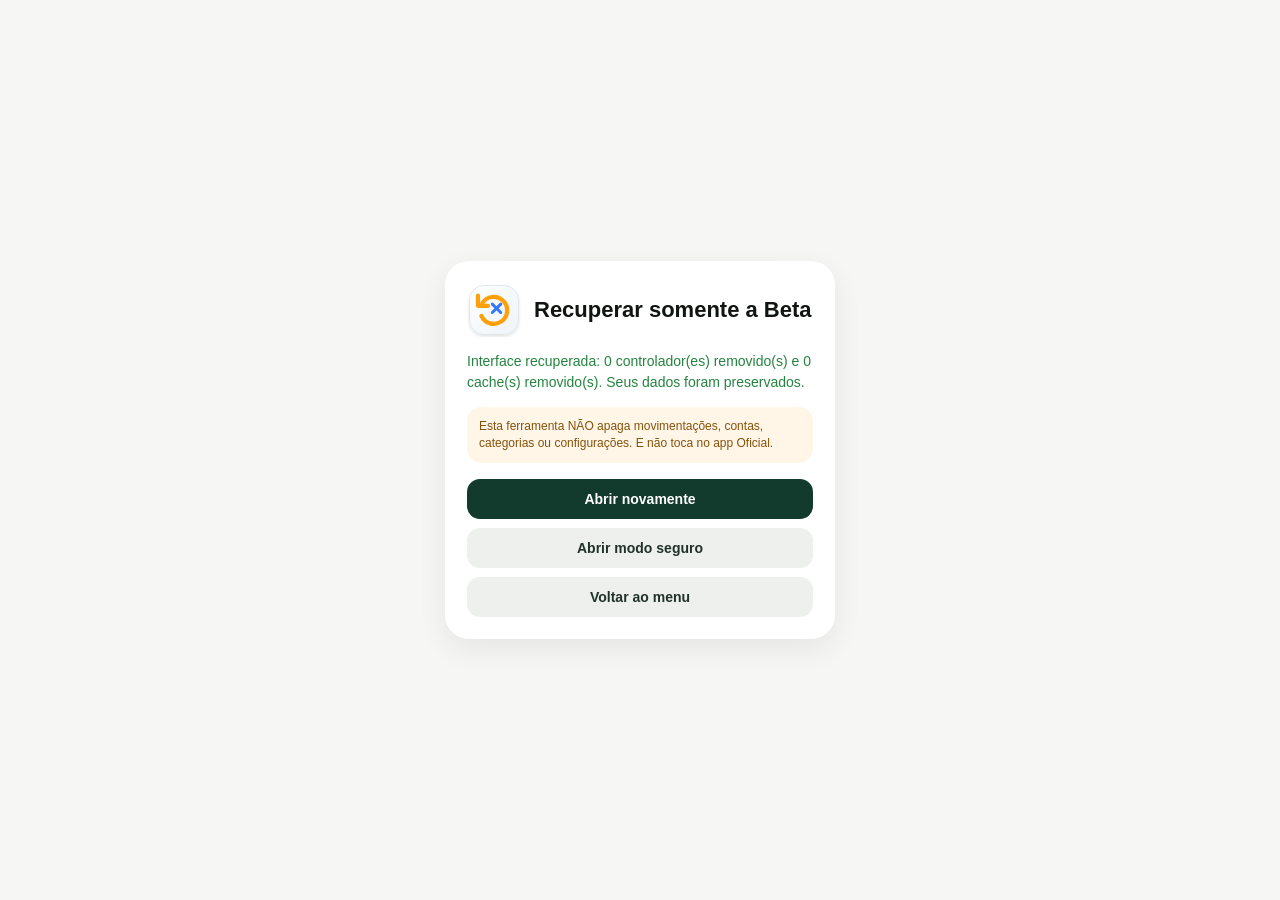
<file: beta/recover.html>
<!doctype html><html lang="pt-BR"><head><meta charset="utf-8"><meta name="viewport" content="width=device-width,initial-scale=1,viewport-fit=cover"><meta name="theme-color" content="#f6f7f4"><meta http-equiv="Cache-Control" content="no-cache, no-store, must-revalidate"><meta http-equiv="Pragma" content="no-cache"><meta http-equiv="Expires" content="0"><meta name="robots" content="noindex,nofollow"><link rel="icon" href="./icons/recover.svg" type="image/svg+xml"><link rel="apple-touch-icon" href="./apple-touch-icon.png"><title>Meu Dinheiro Beta · Recuperação</title><style>*{box-sizing:border-box}html,body{margin:0;min-height:100%;background:#f6f7f4;color:#111512;font-family:-apple-system,BlinkMacSystemFont,"SF Pro Text",sans-serif}main{min-height:100dvh;display:grid;place-items:center;padding:24px}section{width:min(100%,390px);background:#fff;border-radius:24px;padding:22px;box-shadow:0 10px 30px rgba(0,0,0,.07)}.top{display:flex;gap:13px;align-items:center}.top img{width:54px;height:54px}h1{font-size:22px;margin:0}p{font-size:14px;line-height:1.48;color:#6b726e}.notice{padding:11px 12px;border-radius:14px;background:#fff6e8;color:#86520a;font-size:12px;line-height:1.4}.ok{color:#24843f}.bad{color:#d83a2e}.bar{height:6px;background:#e5e9e6;border-radius:999px;overflow:hidden;margin:18px 0}.bar span{display:block;height:100%;width:18%;background:#ff9f0a;border-radius:inherit;animation:move .9s ease-in-out infinite alternate}@keyframes move{to{transform:translateX(430%)}}.actions{display:grid;gap:9px;margin-top:16px}.actions a{text-decoration:none;text-align:center;padding:12px 14px;border-radius:13px;background:#123b2d;color:#fff;font-size:14px;font-weight:700}.actions a.secondary{background:#edf0ed;color:#223129}@media(prefers-color-scheme:dark){html,body{background:#111411;color:#f7f8f7}section{background:#1c201d;box-shadow:none}p{color:#a4aba6}.notice{background:#322615;color:#ffc568}.bar{background:#2b302c}.actions a{background:#dff3e7;color:#123b2d}.actions a.secondary{background:#2b302c;color:#f7f8f7}}</style></head><body><main><section><div class="top"><img src="./icons/recover.svg" alt=""><h1>Recuperar somente a Beta</h1></div><p id="status">Removendo somente os componentes temporários da interface.</p><div class="notice">Esta ferramenta NÃO apaga movimentações, contas, categorias ou configurações. E não toca no app Oficial.</div><div class="bar" id="bar"><span></span></div><div class="actions" id="actions" hidden><a href="./launch.html?v=1.2.0-beta.72&recover=1">Abrir novamente</a><a class="secondary" href="./safe.html?v=1.2.0-beta.72&recover=1">Abrir modo seguro</a><a class="secondary" href="../menu.html">Voltar ao menu</a></div></section></main><script>(async()=>{const PREFIX='meu-dinheiro-beta-',status=document.getElementById('status'),actions=document.getElementById('actions'),bar=document.getElementById('bar'),basePath=new URL('./',location.href).pathname;try{let workers=0,cachesRemoved=0;if('serviceWorker'in navigator){const regs=await navigator.serviceWorker.getRegistrations();const targets=regs.filter(r=>{try{return new URL(r.scope).pathname===basePath}catch(_){return false}});const rs=await Promise.allSettled(targets.map(r=>r.unregister()));workers=rs.filter(r=>r.status==='fulfilled'&&r.value).length}if('caches'in window){const keys=await caches.keys();const targets=keys.filter(k=>k.startsWith(PREFIX));const rs=await Promise.allSettled(targets.map(k=>caches.delete(k)));cachesRemoved=rs.filter(r=>r.status==='fulfilled'&&r.value).length}status.className='ok';status.textContent=`Interface recuperada: ${workers} controlador(es) removido(s) e ${cachesRemoved} cache(s) removido(s). Seus dados foram preservados.`;bar.hidden=true;actions.hidden=false;try{localStorage.setItem(PREFIX+'last-recovery',new Date().toISOString())}catch(_){}}catch(err){status.className='bad';status.textContent='A limpeza automática não terminou. Seus dados não foram apagados. Use o modo seguro para verificar o armazenamento.';bar.hidden=true;actions.hidden=false}})();</script><script data-md-recovery-timeout>
setTimeout(() => {
  const status = document.getElementById("status");
  const bar = document.getElementById("bar");
  const actions = document.getElementById("actions");
  if (!actions || !actions.hidden) return;
  if (status) status.textContent = "O Safari ainda está encerrando componentes antigos em segundo plano. Seus dados foram preservados e você já pode continuar.";
  if (bar) bar.hidden = true;
  actions.hidden = false;
}, 2000);
</script>
</body></html>
</file>
<file: assets/index-C_4OH_-4.css>
:root{font-family:-apple-system,BlinkMacSystemFont,SF Pro Display,Segoe UI,sans-serif;color:#0b3d2c;background:#f7f8f6;font-synthesis:none;--green: #0b4a34;--green-2: #157452;--mint: #dff8e8;--lime: #89dd50;--income-color: #55b87a;--expense-color: #ff7075;--coral: var(--expense-color);--coral-soft: #fff0f0;--ink: #0b3d2c;--muted: #9299a8;--line: #e8ebe8;--page: #f7f8f6;--page-outer: #eef1ed;--surface: #fff;--surface-soft: #eff1ef;--surface-tint: #f4f7f4;--input-border: #dfe4df;--header: rgba(247, 248, 246, .9);--nav: rgba(255, 255, 255, .94);--sheet: #f9faf8;--track: #edf0ed;--overlay: rgba(6, 28, 20, .42);--shadow: 0 10px 34px rgba(26, 55, 43, .08), 0 2px 8px rgba(26, 55, 43, .05)}:root[data-theme=dark]{color:#e8f0eb;background:#090d0b;--ink: #e8f0eb;--muted: #98a49d;--line: #2b3730;--page: #101713;--page-outer: #090d0b;--surface: #18221c;--surface-soft: #202b24;--surface-tint: #1d2821;--input-border: #354239;--header: rgba(16, 23, 19, .9);--nav: rgba(24, 34, 28, .95);--sheet: #121a15;--track: #2a352e;--overlay: rgba(0, 0, 0, .64);--green-2: #72d39f;--shadow: 0 12px 38px rgba(0, 0, 0, .28), 0 2px 9px rgba(0, 0, 0, .22)}*{box-sizing:border-box}html{background:var(--page-outer)}body{margin:0;min-width:320px;min-height:100vh;background:var(--page);color:var(--ink);-webkit-font-smoothing:antialiased}body.modal-open{overflow:hidden}button,input,select,textarea{font:inherit}button{color:inherit}button,select{-webkit-tap-highlight-color:transparent}button:focus-visible,input:focus-visible,select:focus-visible,textarea:focus-visible{outline:3px solid rgba(21,116,82,.2);outline-offset:2px}.app-shell{width:min(100%,580px);min-height:100vh;margin:0 auto;background:var(--page);padding-bottom:104px;position:relative}.app-header{height:58px;padding:max(7px,env(safe-area-inset-top)) 18px 6px;display:flex;align-items:center;justify-content:space-between;position:relative;z-index:20;background:var(--page)}.brand{display:flex;align-items:center;gap:10px}.brand strong{font-size:16px;letter-spacing:-.4px}.brand-mark{width:30px;height:29px;display:grid;place-items:center;color:var(--green)}.brand-mark svg{width:29px;height:26px;fill:#eef9f0;stroke:currentColor;stroke-width:2.1;stroke-linecap:round;stroke-linejoin:round}.header-actions{display:flex;gap:6px}.icon-button{width:36px;height:36px;border:1px solid var(--line);border-radius:13px;display:grid;place-items:center;background:var(--surface);box-shadow:0 3px 12px #1835290d;cursor:pointer}.header-demo-info{width:30px;height:30px;position:absolute;left:50%;bottom:-15px;transform:translate(-50%);border:1px solid var(--line);border-radius:50%;background:var(--surface);color:var(--green-2);box-shadow:0 5px 14px #1835291c;display:grid;place-items:center;cursor:pointer}.page{padding:12px 18px 10px;animation:enter .24s ease both}@keyframes enter{0%{opacity:0;transform:translateY(5px)}}.page-title h1{margin:4px 0 0;font-size:clamp(25px,7vw,32px);line-height:1.12;letter-spacing:-1.15px}.demo-banner{background:#edf7f0;color:#4b6c5d;border:1px solid #d9ebdf;padding:11px 12px;border-radius:14px;display:flex;gap:8px;align-items:flex-start;font-size:12px;line-height:1.42;margin-bottom:16px}.segmented{display:grid;grid-template-columns:repeat(2,1fr);gap:5px;padding:5px;background:var(--surface-soft);border-radius:20px;margin-bottom:15px}.segmented button{border:0;min-height:48px;border-radius:16px;background:transparent;display:flex;align-items:center;justify-content:center;gap:7px;color:#9a9fab;font-weight:700;cursor:pointer}.segmented button.active{color:var(--green-2);background:var(--surface);box-shadow:0 3px 11px #1531251a}.segmented.compact{grid-template-columns:repeat(3,1fr);border-radius:16px}.segmented.compact button{min-height:40px;border-radius:12px;font-size:13px}.segmented .expense-tab.active{color:var(--expense-color)}.segmented .income-tab.active{color:var(--income-color)}.month-picker{width:max-content;max-width:100%;min-height:50px;margin:0 0 16px;padding:0 14px;background:var(--surface);border:1px solid var(--line);border-radius:17px;box-shadow:0 5px 18px #162f250f;display:flex;align-items:center;gap:8px;color:var(--green-2)}.month-picker select{border:0;background:transparent;color:inherit;font-weight:700;min-width:130px;appearance:none;outline:none}.home-toolbar{display:flex;align-items:stretch;gap:9px;margin-bottom:14px}.home-toolbar .month-picker{min-width:0;flex:1;margin:0}.home-toolbar .month-picker select{min-width:0;width:100%}.home-import-button{min-height:50px;padding:0 13px;border:1px solid color-mix(in srgb,var(--green-2) 25%,var(--line));border-radius:17px;background:color-mix(in srgb,var(--income-color) 10%,var(--surface));color:var(--green-2);display:flex;align-items:center;justify-content:center;gap:6px;font-size:12px;font-weight:800;cursor:pointer}.eyebrow{color:#a0a6b2;letter-spacing:1.25px;font-size:11px;font-weight:800}.monthly-overview-card{background:var(--surface);border:1px solid var(--line);border-radius:27px;box-shadow:var(--shadow);padding:12px;margin-bottom:12px;position:relative;overflow:hidden}.monthly-overview-heading{display:flex;justify-content:center;align-items:center;position:relative;padding:0 5px 12px;text-align:center}.monthly-overview-heading h2{margin:5px 0 0;font-size:17px;letter-spacing:-.4px}.available-icon{width:48px;height:48px;border-radius:16px;display:grid;place-items:center;color:var(--green-2);background:color-mix(in srgb,var(--income-color) 13%,var(--surface))}.available-value{display:grid;gap:5px;margin:23px 0 20px;position:relative}.available-value small{color:var(--muted);font-size:12px}.available-label{display:flex;align-items:center;gap:6px}.available-label button{width:25px;height:25px;border:0;border-radius:9px;background:var(--surface-tint);color:var(--green-2);display:grid;place-items:center;padding:0;cursor:pointer}.available-value strong{font-size:clamp(35px,10vw,47px);line-height:1;letter-spacing:-2.2px;color:var(--ink);white-space:nowrap}.available-value strong.negative{color:var(--expense-color)}.monthly-overview-grid{display:grid;grid-template-columns:repeat(3,minmax(0,1fr));gap:7px;padding-top:17px;border-top:1px solid var(--line)}.monthly-overview-grid span{min-width:0;display:grid;gap:5px}.monthly-overview-grid span:nth-child(2){text-align:center}.monthly-overview-grid span:last-child{text-align:right}.monthly-overview-grid small{color:var(--muted);font-size:9.5px}.monthly-overview-grid strong{font-size:12px;white-space:nowrap;overflow:hidden;text-overflow:ellipsis}.monthly-overview-grid strong.income{color:var(--income-color)}.monthly-overview-grid strong.expense{color:var(--expense-color)}.available-note{display:flex;align-items:flex-start;gap:6px;margin:16px 0 0;padding:10px 11px;border-radius:13px;background:var(--surface-tint);color:var(--muted);font-size:10.5px;line-height:1.35}.available-note svg{flex:0 0 auto;margin-top:1px}.money-flow{display:grid;grid-template-columns:minmax(0,.92fr) minmax(0,1.25fr) minmax(0,.92fr);align-items:stretch;gap:7px}.flow-action,.flow-balance{min-width:0;min-height:132px;border-radius:19px;padding:11px 8px}.flow-action{border:1px solid var(--line);display:flex;flex-direction:column;align-items:center;justify-content:center;text-align:center;cursor:pointer;overflow:hidden}.flow-action.income{color:color-mix(in srgb,var(--income-color) 76%,#063724);background:color-mix(in srgb,var(--income-color) 16%,var(--surface));border-color:color-mix(in srgb,var(--income-color) 28%,var(--line))}.flow-action.expense{color:#fff;background:var(--expense-color);border-color:transparent}.flow-arrow{width:42px;height:42px;margin-bottom:9px;border-radius:13px;display:grid;place-items:center;background:color-mix(in srgb,currentColor 11%,transparent)}.flow-action small{font-size:9px;opacity:.72}.flow-action strong{width:100%;margin-top:3px;font-size:clamp(10px,3vw,13px);white-space:nowrap;overflow:hidden;text-overflow:ellipsis}.flow-action em{margin-top:6px;font-size:10px;font-style:normal;font-weight:850}.flow-balance{background:var(--green);color:#fff;display:flex;flex-direction:column;justify-content:center;align-items:center;text-align:center}.flow-balance .available-label{justify-content:center}.flow-balance .available-label small{color:#ffffffb3;font-size:9px}.flow-balance .available-label button{width:23px;height:23px;color:#fff;background:#ffffff1f}.flow-balance>strong{display:block;max-width:100%;margin:8px 0 7px;font-size:clamp(18px,5.5vw,27px);line-height:1;letter-spacing:-1.2px;white-space:nowrap;overflow:hidden;text-overflow:ellipsis}.flow-balance>strong.negative{color:#ffaaa8}.flow-result{max-width:100%;color:#ffffffb8;font-size:9px;white-space:nowrap;overflow:hidden;text-overflow:ellipsis}.flow-result.income{color:#a8efc8}.flow-result.expense{color:#ffaaa8}.pending-review-card{width:100%;min-height:78px;border:1px solid color-mix(in srgb,var(--expense-color) 24%,var(--line));border-radius:20px;background:color-mix(in srgb,var(--expense-color) 7%,var(--surface));padding:13px 14px;margin:0 0 18px;display:grid;grid-template-columns:auto minmax(0,1fr) auto;align-items:center;gap:11px;text-align:left;cursor:pointer}.pending-review-icon{width:42px;height:42px;border-radius:14px;display:grid;place-items:center;color:color-mix(in srgb,var(--expense-color) 76%,#8a542f);background:color-mix(in srgb,var(--expense-color) 13%,var(--surface))}.pending-review-card>span:nth-child(2){display:grid;gap:4px;min-width:0}.pending-review-card strong{font-size:12px}.pending-review-card small{color:var(--muted);font-size:9.5px;line-height:1.35}.pending-review-card>span:last-child{display:flex;align-items:center;gap:2px;color:var(--green-2);font-size:10px;font-weight:800}.positive-pill,.warning-pill,.neutral-pill{display:inline-flex;align-items:center;gap:3px;padding:6px 10px;border-radius:999px;font-weight:800;color:#21844f;background:#dcf9e5}.warning-pill{color:#d9575e;background:#fff0f0}.neutral-pill{color:#68746e;background:#eef1ee}.transfer-shortcut{width:100%;min-height:58px;margin:0 0 16px;padding:9px 12px;border:1px solid var(--line);border-radius:17px;background:var(--surface);display:grid;grid-template-columns:auto minmax(0,1fr) auto;align-items:center;gap:10px;text-align:left;cursor:pointer}.transfer-shortcut>svg:first-child{color:var(--green-2)}.transfer-shortcut>span{display:grid;gap:2px}.transfer-shortcut strong{font-size:11px}.transfer-shortcut small{color:var(--muted);font-size:8.5px;line-height:1.3}.transfer-shortcut>svg:last-child{color:var(--muted)}.quick-grid{display:grid;grid-template-columns:repeat(2,1fr);gap:12px;margin-bottom:18px}.quick-card{min-height:138px;border:1px solid var(--line);border-radius:24px;background:var(--surface);box-shadow:0 8px 28px #1531250f;padding:19px;display:flex;flex-direction:column;align-items:flex-start;justify-content:flex-end;text-align:left;cursor:pointer}.quick-card svg{margin-bottom:14px}.quick-card strong{font-size:18px;line-height:1.15;letter-spacing:-.4px}.quick-card small{font-size:10px;color:var(--muted);margin-top:5px}.quick-card.expense{background:var(--expense-color);color:#fff;border-color:transparent}.quick-card.income{background:color-mix(in srgb,var(--income-color) 26%,var(--surface));color:color-mix(in srgb,var(--income-color) 68%,#082f20);border-color:color-mix(in srgb,var(--income-color) 35%,var(--line))}.home-diagnostics{margin-bottom:18px}.home-diagnostics-heading{padding:2px 3px 11px;display:flex;justify-content:space-between;align-items:center;gap:12px}.home-diagnostics-heading h2{margin:0;font-size:18px;line-height:1.2;letter-spacing:-.45px}.home-diagnostics-heading button{border:0;background:none;color:var(--green-2);font-size:12px;font-weight:750;padding:4px 0;cursor:pointer}.diagnostic-card-stack{display:grid;gap:10px}.diagnostic-card{width:100%;border:1px solid #dfe8df;background:linear-gradient(135deg,#f7fff7,#fff);border-radius:23px;padding:12px 14px 13px;box-shadow:0 7px 24px #1531250d;display:grid;gap:8px;text-align:left;cursor:pointer}.diagnostic-card.warning{background:linear-gradient(135deg,#fff5f2,#fff);border-color:#f6dfda}.diagnostic-card.neutral{background:linear-gradient(135deg,#f5f8fb,#fff);border-color:#e2e8ec}.diagnostic-topline{min-width:0;display:grid;grid-template-columns:auto minmax(0,1fr) auto;align-items:center;gap:10px}.diagnostic-title{min-width:0;display:grid;align-content:center}.diagnostic-icon{width:40px;height:40px;border-radius:13px;display:grid;place-items:center;background:#ddf6e5;color:var(--green-2)}.diagnostic-icon svg{width:22px;height:22px}.diagnostic-card.warning .diagnostic-icon{color:#df5b5e;background:#ffe4e3}.diagnostic-card.neutral .diagnostic-icon{color:#667783;background:#e8eef2}.diagnostic-card small{font-size:9.5px;letter-spacing:.75px;color:#8d9890;font-weight:800}.diagnostic-card strong{font-size:16px;display:block;margin-top:3px;line-height:1.2}.diagnostic-card p{font-size:13.5px;line-height:1.38;color:#667169;margin:0}.list-card,.budget-card,.chart-card,.diagnostics-section{background:var(--surface);border:1px solid var(--line);border-radius:26px;box-shadow:var(--shadow);margin-bottom:18px;overflow:hidden}.section-heading{padding:21px 20px 13px;display:flex;justify-content:space-between;align-items:flex-start;gap:12px}.section-heading h2{margin:4px 0 0;font-size:17px;letter-spacing:-.4px}.section-heading>button{border:0;background:none;color:var(--green);font-weight:700;font-size:12px;padding:3px 0;cursor:pointer}.recent-list .section-heading{padding:16px 18px 7px;align-items:center}.recent-list .section-heading h2{margin:0}.recent-list .transaction-row:first-of-type{padding-top:8px}.transaction-row{width:100%;min-height:76px;border:0;border-top:1px solid var(--line);background:transparent;display:grid;grid-template-columns:auto minmax(0,1fr) auto;align-items:center;gap:12px;padding:12px 18px;text-align:left;cursor:pointer}.transaction-row:first-of-type{border-top:0}.transaction-date-group+.transaction-date-group{border-top:1px solid var(--line)}.transaction-date-divider{min-height:34px;padding:10px 18px 4px;display:flex;align-items:center;gap:10px;color:var(--muted)}.transaction-date-divider:after{content:"";height:1px;flex:1;background:var(--line)}.transaction-date-divider span{flex:0 0 auto;font-size:11px;font-weight:800;text-transform:lowercase}.transaction-date-divider span:first-letter{text-transform:uppercase}.transaction-date-group .transaction-row{border-top:0;min-height:66px;padding-top:8px;padding-bottom:8px}.transaction-date-group .transaction-row+.transaction-row{border-top:1px solid color-mix(in srgb,var(--line) 72%,transparent)}.category-icon,.account-icon{width:42px;height:42px;border-radius:14px;display:grid;place-items:center;flex:0 0 auto;background:#eef2ef;color:#66736d}.transaction-copy{min-width:0;display:grid}.transaction-title-line{min-width:0;display:flex;align-items:center;gap:6px}.transaction-title-line>strong{min-width:0}.transaction-copy strong{font-size:13.5px;white-space:nowrap;overflow:hidden;text-overflow:ellipsis}.transaction-copy small{color:#a1a6b0;font-size:10.5px;margin-top:4px;white-space:nowrap;overflow:hidden;text-overflow:ellipsis}.transaction-value{font-size:13px;font-weight:800;white-space:nowrap}.transaction-value.expense,strong.expense,b.expense{color:var(--expense-color)}.transaction-value.income,strong.income,b.income{color:var(--income-color)}.transaction-value.transfer{color:#6c7882}.review-tag{width:max-content;flex:0 0 auto;border-radius:99px;padding:4px 6px;color:#a85d48;background:#fff0ea;font-size:7.5px;font-style:normal;font-weight:850;line-height:1;white-space:nowrap}.pending-filter{display:flex;align-items:center;gap:5px}.budget-card{padding-bottom:20px}.budget-card .progress-track{margin:0 20px}.progress-track,.thin-track,.micro-progress{height:9px;border-radius:99px;overflow:hidden;background:var(--track);display:block}.progress-track>span{display:block;width:0;height:100%;background:linear-gradient(90deg,var(--green),var(--lime));border-radius:inherit;transition:width .35s ease}.progress-track.over>span{background:var(--coral)}.budget-numbers{display:flex;justify-content:space-between;padding:16px 20px 0}.budget-numbers span{display:grid;gap:3px}.budget-numbers span:last-child{text-align:right}.budget-numbers small{color:#a1a6b0;font-size:10px}.budget-numbers strong{font-size:16px}.page-title{display:flex;flex-wrap:wrap;justify-content:space-between;align-items:end;gap:14px;margin:5px 2px 19px}.page-title .month-picker{margin:0}.page-title-actions{display:flex;flex-wrap:wrap;align-items:center;gap:8px}.category-access-button{min-height:42px;padding:0 12px;border:1px solid color-mix(in srgb,var(--green-2) 26%,var(--line));border-radius:14px;background:color-mix(in srgb,var(--green-2) 7%,var(--surface));color:var(--green-2);display:inline-flex;align-items:center;justify-content:center;gap:6px;font-size:10px;font-weight:800;cursor:pointer}.category-access-button.standalone{width:100%;margin:-5px 0 14px}.category-access-button.import-categories{margin:0}.category-access-button.icon-only{width:50px;min-height:50px;padding:0;border-radius:17px}.mini-summary{background:var(--green);color:#fff;border-radius:23px;padding:18px;display:grid;grid-template-columns:repeat(3,1fr);gap:8px;margin-bottom:14px}.mini-summary span{min-width:0;display:grid;gap:4px}.mini-summary small{font-size:9px;opacity:.68}.mini-summary strong{font-size:12px;white-space:nowrap;overflow:hidden;text-overflow:ellipsis}.mini-summary strong.income{color:color-mix(in srgb,var(--income-color) 70%,#fff)}.mini-summary strong.expense{color:color-mix(in srgb,var(--expense-color) 70%,#fff)}.search-field{height:52px;background:var(--surface);border:1px solid var(--line);border-radius:17px;padding:0 15px;display:flex;align-items:center;gap:10px;margin-bottom:10px}.search-field input{flex:1;min-width:0;border:0;outline:0;color:var(--ink)}.search-field input::placeholder{color:#adb1b8}.filter-chips{display:flex;gap:7px;overflow:auto;padding:0 0 13px}.filter-chips button{border:1px solid var(--line);background:var(--surface);border-radius:99px;padding:8px 14px;font-size:11px;font-weight:700;color:var(--muted);cursor:pointer}.filter-chips button.active{background:var(--green);color:#fff;border-color:var(--green)}.transaction-list{min-height:250px}.stack-list{display:grid;gap:11px}.add-line{width:100%;min-height:50px;border:1px dashed #b8c9be;border-radius:17px;background:#f3faf5;color:var(--green-2);display:flex;align-items:center;justify-content:center;gap:7px;font-weight:700;cursor:pointer}.account-card,.planning-card{width:100%;border:1px solid var(--line);border-radius:21px;background:var(--surface);box-shadow:0 5px 21px #1531250d;padding:16px;display:flex;align-items:center;gap:12px;text-align:left;cursor:pointer}.account-card .grow,.planning-card .grow{display:grid;min-width:0;gap:3px}.account-card small,.planning-card small{color:#9aa0aa;font-size:9.5px}.account-card strong{font-size:13px;white-space:nowrap;overflow:hidden;text-overflow:ellipsis}.align-right{margin-left:auto;display:grid;text-align:right;gap:3px}.micro-progress{margin-top:5px;height:4px}.micro-progress i{display:block;height:100%;background:var(--expense-color)}.planning-card{display:block}.planning-title{display:flex;gap:12px;align-items:center}.planning-title b{font-size:13px}.planning-card .progress-track{margin-top:14px;height:7px}.goal-values{display:flex;justify-content:space-between;margin-top:7px;font-size:10px;color:#9aa0aa}.chart-card{padding-bottom:20px}.chart-card>.section-heading>strong{font-size:15px;white-space:nowrap}.analysis-title{justify-content:center;margin-bottom:14px;text-align:center}.analysis-title h1{margin:0}.analysis-month-picker{display:flex;justify-content:center;gap:8px;padding:14px 14px 0}.analysis-month-picker .month-picker{margin:0;box-shadow:none}.donut-wrap{display:grid;place-items:center;padding:18px 0 25px}.donut{width:min(58vw,235px);aspect-ratio:1;border-radius:50%;background:var(--segments);display:grid;place-items:center;position:relative;transform:rotate(-90deg)}.donut:after{content:"";width:58%;height:58%;border-radius:50%;background:var(--surface);position:absolute}.donut>span{z-index:1;display:grid;text-align:center;transform:rotate(90deg)}.donut small{color:#9aa0aa;font-size:14px;font-weight:800}.donut strong{font-size:18px;margin-top:4px}.category-breakdown{padding:0 20px;display:grid;gap:14px}.category-line>div:first-child{display:grid;grid-template-columns:1fr auto auto;align-items:center;gap:8px;font-size:11px}.category-line b{font-size:11px}.category-line span{color:#9ca1aa}.thin-track{height:9px;margin-top:7px;background:var(--track);border-radius:99px;overflow:hidden}.thin-track i{height:100%;border-radius:inherit;display:block}.comparison-card{padding:20px}.bar-row{display:grid;grid-template-columns:78px 1fr auto;align-items:center;gap:10px;margin-top:17px;font-size:10px}.bar-row>div{height:12px;background:var(--track);border-radius:99px;overflow:hidden}.bar-row i{display:block;height:100%;border-radius:inherit;background:#9aa69e}.bar-row.current i{background:var(--expense-color)}.bar-row strong{font-size:10px}.multi-month-card{padding:18px 18px 15px}.comparison-heading{display:flex;align-items:flex-start;justify-content:space-between;gap:10px}.comparison-heading h2{margin:4px 0 0;font-size:16px}.comparison-heading select{max-width:138px;min-height:38px;border:1px solid var(--line);border-radius:12px;background:var(--surface-tint);color:var(--ink);padding:0 9px;font-size:9.5px;font-weight:750}.comparison-selected-value{min-height:42px;margin-top:11px;display:flex;justify-content:space-between;align-items:center;gap:10px}.comparison-selected-value small{color:var(--muted);font-size:10px;text-transform:uppercase}.comparison-selected-value strong{font-size:17px}.comparison-selected-value strong.income{color:var(--income-color)}.comparison-selected-value strong.expense{color:var(--expense-color)}.multi-month-bars{height:165px;display:grid;grid-template-columns:repeat(var(--bar-count),minmax(0,1fr));align-items:end;gap:clamp(3px,1.6vw,8px);padding:8px 2px 0;border-bottom:1px solid var(--line)}.multi-month-bars button{height:100%;min-width:0;border:0;background:transparent;display:grid;grid-template-rows:1fr 22px;align-items:end;padding:0;cursor:pointer}.multi-month-bars button>span{width:100%;height:100%;display:flex;align-items:flex-end;justify-content:center}.multi-month-bars i{width:min(100%,24px);min-height:3px;border-radius:7px 7px 2px 2px;background:color-mix(in srgb,var(--ink) 28%,var(--surface));transition:height .25s ease,background .18s ease}.multi-month-card.income .multi-month-bars button.active i{background:var(--income-color)}.multi-month-card.expense .multi-month-bars button.active i{background:var(--expense-color)}.multi-month-bars small{overflow:hidden;text-overflow:clip;color:var(--muted);font-size:clamp(7px,2.1vw,9px);text-transform:uppercase;white-space:nowrap}.multi-month-bars button.active small{color:var(--ink);font-weight:850}.multi-month-card>p{margin:10px 0 0;color:var(--muted);text-align:center;font-size:8.5px}.diagnostics-section{padding-bottom:9px}.no-ai-badge{font-size:9px;font-weight:800;color:var(--green-2);background:#e1f7e8;padding:6px 9px;border-radius:99px}.diagnostic-list-item{display:flex;align-items:center;gap:14px;padding:18px 20px;border-top:1px solid var(--line)}.diagnostic-list-item>span{width:48px;height:48px;border-radius:15px;display:grid;place-items:center;background:#eef6f0;color:var(--green-2);flex:0 0 auto}.diagnostic-list-item>span svg{width:25px;height:25px}.diagnostic-list-item.warning>span{background:#fff0ef;color:#e05f63}.diagnostic-list-item.neutral>span{background:#edf1f4;color:#687984}.diagnostic-list-item>div{min-width:0}.diagnostic-list-item>div>small{display:block;margin-bottom:3px;color:#9ba49e;font-size:8px;font-weight:800;letter-spacing:.75px}.diagnostic-list-item strong{font-size:14px}.diagnostic-list-item p{margin:5px 0 0;color:#858c87;font-size:12px;line-height:1.5}.bottom-nav{width:min(calc(100% - var(--nav-inset, 24px)),calc(580px - var(--nav-inset, 24px)));height:var(--nav-height, 72px);position:fixed;left:50%;bottom:max(10px,env(safe-area-inset-bottom));transform:translate(-50%);z-index:30;background:var(--nav-bg, var(--nav));-webkit-backdrop-filter:blur(20px);backdrop-filter:blur(20px);border:var(--nav-border-width, 1px) solid var(--nav-border-color, var(--line));border-radius:var(--nav-radius, 24px);display:grid;grid-template-columns:repeat(5,1fr);align-items:center;padding:4px 6px;transition:height .2s ease,width .2s ease,border-radius .2s ease,background .2s ease}.bottom-nav button{height:calc(var(--nav-height, 72px) - 8px);min-height:40px;border:0;background:transparent;border-radius:min(18px,calc(var(--nav-radius, 24px) - 4px));color:var(--nav-inactive, #a0a6ab);display:flex;flex-direction:column;align-items:center;justify-content:center;gap:3px;font-size:var(--nav-text-size, 8.5px);font-weight:700;cursor:pointer}.bottom-nav button.active{color:var(--nav-active, var(--green));background:var(--nav-active-bg, #eef5f0)}.bottom-nav .add-button{width:min(42px,calc(var(--nav-height, 72px) - 14px));height:min(42px,calc(var(--nav-height, 72px) - 14px));min-height:38px;justify-self:center;align-self:center;color:#fff;background:var(--nav-add, var(--green));border-radius:min(14px,calc(var(--nav-radius, 24px) - 5px));transform:none;box-shadow:0 4px 12px color-mix(in srgb,var(--nav-add, var(--green)) 30%,transparent)}.bottom-nav .add-button:active{transform:scale(.95)}.bottom-nav.labels-hidden .nav-tab{gap:0}.bottom-nav.labels-hidden .nav-tab span{display:none}.bottom-nav.shadow-none{box-shadow:none}.bottom-nav.shadow-soft{box-shadow:0 12px 35px #102f2229}.bottom-nav.shadow-strong{box-shadow:0 17px 42px #0722174d,0 4px 12px #0722172e}.modal-backdrop{position:fixed;inset:0;background:var(--overlay);-webkit-backdrop-filter:blur(5px);backdrop-filter:blur(5px);z-index:100;display:flex;align-items:flex-end;justify-content:center;animation:fade .18s ease}@keyframes fade{0%{opacity:0}}.sheet{width:min(100%,600px);max-height:min(91vh,900px);background:var(--sheet);border-radius:28px 28px 0 0;padding:8px 18px max(24px,env(safe-area-inset-bottom));overflow:auto;box-shadow:0 -15px 50px #0a271b2e;animation:sheetUp .24s cubic-bezier(.2,.8,.2,1)}@keyframes sheetUp{0%{transform:translateY(20%);opacity:.5}}.sheet-handle{width:45px;height:5px;border-radius:99px;background:#d7dcd8;margin:2px auto 14px}.sheet>header{display:flex;justify-content:space-between;gap:14px;align-items:flex-start;margin-bottom:17px}.sheet>header h2{margin:0;font-size:23px;letter-spacing:-.75px}.sheet>header p{margin:5px 0 0;color:#858d88;font-size:11px;line-height:1.4;max-width:380px}.sheet>header .icon-button{box-shadow:none;background:var(--surface-soft);flex:0 0 auto}.form,.settings-list{display:grid;gap:13px}.form-field{display:grid;gap:7px;font-size:11px;font-weight:700;color:#536359}.form-field input,.form-field select,.form-field textarea,.rule-builder input,.rule-builder select{width:100%;min-height:49px;border:1px solid var(--input-border);border-radius:15px;background:var(--surface);padding:0 13px;color:var(--ink);outline:0}.form-field textarea{padding:12px 13px;resize:vertical}.form-field small{color:#8d9490;font-size:10px;font-weight:500}.form-grid{display:grid;grid-template-columns:repeat(2,minmax(0,1fr));gap:10px}.money-input{min-height:64px;background:var(--surface);border:1px solid var(--input-border);border-radius:17px;display:flex;align-items:center;padding:0 15px;gap:7px}.money-input span{font-size:17px;color:#8f9892}.money-input input{border:0;padding:0;min-height:auto;font-size:29px;font-weight:800;letter-spacing:-1px}.sheet:has(.transaction-form){width:calc(100% - 12px);max-width:520px;max-height:90svh;padding:5px 12px max(14px,env(safe-area-inset-bottom));overflow-x:hidden;border-radius:22px 22px 0 0}.sheet:has(.transaction-form) .sheet-handle{width:36px;height:4px;margin:1px auto 7px}.sheet:has(.transaction-form)>header{margin-bottom:8px;align-items:center}.sheet:has(.transaction-form)>header h2{font-size:17px;letter-spacing:-.4px}.sheet:has(.transaction-form)>header .icon-button{width:32px;height:32px;border-radius:11px}.transaction-form{width:100%;min-width:0;gap:7px}.transaction-kind-picker{width:100%;max-width:100%;min-width:0;display:grid;grid-template-columns:repeat(3,minmax(0,1fr));gap:5px}.transaction-kind-picker button{width:100%;max-width:100%;min-width:0;min-height:36px;padding:3px 2px;border:1px solid var(--line);border-radius:10px;background:var(--surface);color:var(--muted);display:flex;align-items:center;justify-content:center;gap:3px;cursor:pointer;overflow:hidden}.transaction-kind-picker button>svg{width:17px;height:17px;flex:0 0 auto}.transaction-kind-picker button>span{min-width:0;display:grid;gap:2px}.transaction-kind-picker strong{min-width:0;overflow:hidden;text-overflow:ellipsis;font-size:11px;line-height:1;white-space:nowrap}.transaction-kind-picker small{display:none}.transaction-kind-picker button.active.expense{border-color:color-mix(in srgb,var(--expense-color) 50%,var(--line));background:color-mix(in srgb,var(--expense-color) 12%,var(--surface));color:var(--expense-color);box-shadow:0 0 0 2px color-mix(in srgb,var(--expense-color) 12%,transparent)}.transaction-kind-picker button.active.income{border-color:color-mix(in srgb,var(--income-color) 50%,var(--line));background:color-mix(in srgb,var(--income-color) 12%,var(--surface));color:color-mix(in srgb,var(--income-color) 78%,#073a27);box-shadow:0 0 0 2px color-mix(in srgb,var(--income-color) 12%,transparent)}.transaction-kind-picker button.active.transfer{border-color:color-mix(in srgb,var(--green-2) 42%,var(--line));background:color-mix(in srgb,var(--green-2) 9%,var(--surface));color:var(--green-2);box-shadow:0 0 0 2px color-mix(in srgb,var(--green-2) 10%,transparent)}.transaction-amount-panel{padding:5px 2px 6px;border:0;border-bottom:1px solid var(--line);border-radius:0;background:transparent;box-shadow:none}.transaction-amount-panel>span{display:block;margin-bottom:2px;color:var(--muted);font-size:8px;font-weight:850;letter-spacing:.7px}.transaction-amount-panel .money-input{min-height:38px;border:0;padding:0;background:transparent}.transaction-amount-panel .money-input span{font-size:15px;font-weight:750}.transaction-amount-panel .money-input input{font-size:26px}.transaction-amount-panel>small{display:block;color:var(--muted);font-size:9px}.kind-expense .transaction-amount-panel{border-color:var(--line);background:transparent}.kind-expense .transaction-amount-panel .money-input input{color:var(--expense-color)}.kind-income .transaction-amount-panel{border-color:var(--line);background:transparent}.kind-income .transaction-amount-panel .money-input input{color:color-mix(in srgb,var(--income-color) 78%,#073a27)}.transaction-form-section{padding:7px 0 2px;border:0;border-radius:0;background:transparent;display:grid;gap:7px}.transaction-form .form-field{min-width:0;gap:3px;font-size:10.5px}.transaction-form .form-field input,.transaction-form .form-field select,.transaction-form .form-field textarea{width:100%;min-width:0;min-height:40px;border-radius:10px;padding-inline:9px;font-size:16px}.transaction-form .form-field textarea{min-height:66px;padding-block:9px}.automatic-date,.optional-details-toggle{width:100%;min-height:40px;padding:6px 9px;border:1px solid var(--line);border-radius:10px;background:var(--surface);color:var(--ink);display:grid;grid-template-columns:auto minmax(0,1fr) auto;align-items:center;gap:8px;text-align:left;cursor:pointer}.automatic-date>svg:first-child,.optional-details-toggle>svg:first-child{color:var(--green-2)}.automatic-date>span{min-width:0;display:grid;gap:1px}.automatic-date strong{overflow:hidden;text-overflow:ellipsis;font-size:11px;white-space:nowrap}.automatic-date small{color:var(--muted);font-size:8.5px}.automatic-date>svg:last-child,.optional-details-toggle>svg:last-child{color:var(--muted)}.optional-details-toggle{min-height:38px;background:transparent}.optional-details-toggle span{font-size:10.5px;font-weight:800}.optional-details-toggle>svg:last-child{transition:transform .18s ease}.optional-details-toggle.open>svg:last-child{transform:rotate(90deg)}.transaction-optional-fields{padding:9px;border:1px solid var(--line);border-radius:12px;background:var(--surface-tint);display:grid;gap:8px}.transaction-section-title{display:flex;align-items:center;gap:5px;padding-bottom:1px;border:0}.transaction-section-title>span{width:21px;height:21px;border-radius:7px;display:grid;place-items:center;color:var(--green-2);background:transparent}.transaction-section-title>span svg{width:14px;height:14px}.transaction-section-title>div{display:grid;gap:2px}.transaction-section-title strong{font-size:9px;letter-spacing:.65px;text-transform:uppercase;color:var(--muted)}.transaction-section-title small{display:none}.category-field{display:grid;gap:1px}.inline-config-button{min-height:27px;width:max-content;max-width:100%;padding:0 3px;border:0;background:transparent;color:var(--green-2);display:flex;align-items:center;gap:4px;font-size:8.5px;font-weight:800;cursor:pointer}.transaction-advanced{border:1px solid var(--line);border-radius:12px;background:var(--surface);overflow:hidden}.transaction-advanced>summary{min-height:50px;padding:7px 10px;display:grid;grid-template-columns:auto minmax(0,1fr) auto;align-items:center;gap:8px;list-style:none;cursor:pointer}.transaction-advanced>summary::-webkit-details-marker{display:none}.transaction-advanced>summary>span{width:30px;height:30px;border-radius:10px;display:grid;place-items:center;background:var(--surface-soft);color:var(--green-2)}.transaction-advanced>summary>div{display:grid;gap:2px}.transaction-advanced>summary strong{font-size:10px}.transaction-advanced>summary small{color:var(--muted);font-size:7.5px}.transaction-advanced>summary>svg{color:var(--muted);transition:transform .2s ease}.transaction-advanced[open]>summary>svg{transform:rotate(90deg)}.transaction-advanced-body{padding:10px;border-top:1px solid var(--line);background:var(--sheet);display:grid;gap:8px}.transaction-save-button{min-height:42px;font-size:12px;box-shadow:none;border-radius:11px}.kind-expense .transaction-save-button{background:var(--expense-color)}.kind-income .transaction-save-button{background:color-mix(in srgb,var(--income-color) 78%,#075236)}.primary-button,.danger-button,.text-button{min-height:52px;border:0;border-radius:16px;background:var(--green);color:#fff;font-weight:800;font-size:13px;display:flex;justify-content:center;align-items:center;gap:7px;padding:0 15px;cursor:pointer}.primary-button:disabled{opacity:.42;cursor:default}.danger-button{background:#fff0ef;color:#d9575d}.danger-button:disabled{color:#9ca39f;background:#eef0ee}.text-button{min-height:34px;color:var(--green-2);background:transparent;justify-self:center;font-size:11px}.toggle-row{min-height:66px;border:1px solid var(--line);border-radius:17px;padding:12px 14px;background:var(--surface);display:flex;justify-content:space-between;align-items:center;gap:12px}.toggle-row>span{display:grid;gap:3px}.toggle-row strong{font-size:12px}.toggle-row small{font-size:9.5px;color:#929994}.toggle-row input{appearance:none;width:45px;height:27px;border-radius:99px;padding:2px;background:#d8ddd9;transition:.2s;flex:0 0 auto}.toggle-row input:after{content:"";display:block;width:23px;height:23px;border-radius:50%;background:#fff;box-shadow:0 2px 5px #00000026;transition:.2s}.toggle-row input:checked{background:var(--green-2)}.toggle-row input:checked:after{transform:translate(18px)}.compact-toggle{min-height:58px;padding:10px 12px;border-radius:15px}.compact-toggle strong{font-size:11px}.compact-toggle small{font-size:9px}.diagnostic-settings{border:1px solid var(--line);border-radius:19px;background:var(--surface);overflow:hidden}.diagnostic-settings>summary{min-height:72px;padding:12px 13px;display:flex;align-items:center;gap:11px;list-style:none;cursor:pointer}.diagnostic-settings>summary::-webkit-details-marker{display:none}.diagnostic-settings>summary>span:nth-child(2){display:grid;gap:3px;flex:1}.diagnostic-settings>summary strong{font-size:11.5px}.diagnostic-settings>summary small{color:var(--muted);font-size:9px;line-height:1.35}.diagnostic-settings>summary>svg{transition:transform .2s ease}.diagnostic-settings[open]>summary>svg{transform:rotate(90deg)}.diagnostic-settings-body{border-top:1px solid var(--line);padding:13px;display:grid;gap:13px;background:var(--sheet)}.setting-block{border:1px solid var(--line);border-radius:15px;background:var(--surface);padding:12px;display:grid;gap:10px}.setting-block>span{display:grid;gap:3px}.setting-block>span strong{font-size:11px}.setting-block>span small{color:var(--muted);font-size:9px;line-height:1.35}.number-picker{display:grid;grid-template-columns:repeat(5,1fr);gap:6px}.number-picker button{height:37px;border:1px solid var(--line);border-radius:11px;background:var(--surface-tint);font-size:11px;font-weight:800;cursor:pointer}.number-picker button.active{color:#fff;background:var(--green);border-color:var(--green)}.sensitivity-picker{display:grid;grid-template-columns:repeat(3,1fr);gap:6px}.sensitivity-picker button{min-height:52px;border:1px solid var(--line);border-radius:12px;background:var(--surface-tint);display:grid;place-items:center;align-content:center;gap:2px;cursor:pointer}.sensitivity-picker button strong{font-size:9px}.sensitivity-picker button small{font-size:8px;color:var(--muted)}.sensitivity-picker button.active{border-color:var(--green-2);background:color-mix(in srgb,var(--green-2) 10%,var(--surface));color:var(--green-2)}.diagnostic-subgroup{display:grid;gap:7px}.diagnostic-subgroup>.eyebrow{margin:3px 4px;font-size:9px}.tone-options{display:grid;grid-template-columns:repeat(3,1fr);gap:6px}.tone-options label{min-height:55px;border:1px solid var(--line);border-radius:13px;background:var(--surface);padding:8px 5px;display:grid;place-items:center;align-content:center;gap:5px;text-align:center;font-size:8.5px;font-weight:750;cursor:pointer}.tone-options input{position:absolute;opacity:0;pointer-events:none}.tone-options label:has(input:not(:checked)){opacity:.45;filter:grayscale(.6)}.warning-dot,.positive-dot,.neutral-dot{width:11px;height:11px;border-radius:50%;background:#e05f63}.positive-dot{background:#4caf78}.neutral-dot{background:#7a8a94}.diagnostic-values{gap:7px}.diagnostic-values .form-field span{font-size:8.5px}.diagnostic-privacy{margin:0;border-radius:13px;padding:10px;background:#eaf7ee;color:#47725e;display:flex;align-items:flex-start;gap:7px;font-size:9px;line-height:1.4}.diagnostic-privacy svg{flex:0 0 auto}.privacy-note,.privacy-footer{border-radius:17px;padding:13px;background:#eaf7ee;color:#2a664b;display:flex;gap:10px;align-items:center}.privacy-note span{display:grid;gap:3px}.privacy-note strong{font-size:11px}.privacy-note small{font-size:9.5px;line-height:1.35}.file-picker{min-height:115px;border:1.5px dashed #a9c4b3;border-radius:19px;background:#f5fbf7;display:flex;flex-direction:column;align-items:center;justify-content:center;text-align:center;color:var(--green-2);position:relative;overflow:hidden;cursor:pointer}.file-picker strong{font-size:12px;margin-top:7px}.file-picker small{color:#8e9891;font-size:9px;margin-top:3px}.file-picker input{position:absolute;inset:0;opacity:0;cursor:pointer}.form-error{border-radius:13px;background:#fff0ef;color:#d45157;padding:10px 12px;display:flex;gap:7px;align-items:center;font-size:10px}.import-summary{display:grid;grid-template-columns:repeat(3,1fr);background:var(--green);color:#fff;padding:12px;border-radius:17px}.import-summary.detailed{grid-template-columns:repeat(4,1fr);gap:2px;padding-inline:7px}.import-summary span{display:grid;text-align:center}.import-summary strong{font-size:18px}.import-summary small{font-size:8.5px;opacity:.7}.import-list{display:grid;gap:7px;max-height:315px;overflow:auto}.import-explanation{margin:-3px 2px 0;color:var(--muted);font-size:9.5px;line-height:1.45}.import-explanation b{color:#a85d48}.detailed-import-list{max-height:min(56vh,560px);gap:10px}.import-row{background:var(--surface);border:1px solid var(--line);border-radius:15px;padding:10px;display:flex;align-items:flex-start;gap:9px}.import-row.duplicate{opacity:.52}.import-row>input{accent-color:var(--green-2);width:18px;height:18px}.import-row .grow{min-width:0;display:grid;gap:3px}.import-row strong{font-size:10.5px;overflow:hidden;text-overflow:ellipsis;white-space:nowrap}.import-row small{font-size:8.5px;color:#9aa09c}.import-row select{border:0;background:#edf4ef;border-radius:8px;color:var(--green);font-size:9px;padding:5px 7px;width:max-content;max-width:100%}.import-row b{font-size:10px;white-space:nowrap}.import-detail-row{display:grid;gap:10px;padding:12px}.import-row-top{display:flex;align-items:center;gap:9px}.import-row-top>input{width:18px;height:18px;accent-color:var(--green-2)}.import-row-top>span:nth-child(2){min-width:0;display:flex;align-items:center;gap:7px;flex:1}.import-row-top small{color:var(--muted);font-size:9px}.import-row-top strong{margin-left:auto;font-size:10px;white-space:nowrap}.import-row-top strong.expense{color:var(--expense-color)}.import-row-top strong.income{color:var(--income-color)}.import-edit-grid{display:grid;grid-template-columns:1fr 1fr;gap:8px}.import-edit-grid>.form-field:first-child,.import-edit-grid>.title-suggestions{grid-column:1 / -1}.import-edit-grid .form-field{gap:5px}.import-edit-grid .form-field>span{font-size:8.5px}.import-edit-grid input,.import-edit-grid select{min-height:42px;font-size:10.5px;padding:8px 10px}.title-suggestions{display:grid;gap:5px}.title-suggestions>small{color:var(--muted);font-size:8.5px}.title-suggestions>div{display:flex;gap:5px;overflow-x:auto}.title-suggestions button{border:1px solid var(--line);border-radius:99px;background:var(--surface-tint);padding:6px 9px;font-size:8.5px;white-space:nowrap}.original-import-description{border-radius:10px;background:var(--surface-tint);padding:8px 9px;color:var(--muted)}.original-import-description summary{cursor:pointer;font-size:8.5px;font-weight:750}.original-import-description p{margin:6px 0 0;overflow-wrap:anywhere;font-size:8.5px;line-height:1.4}.apply-similar-button{min-height:34px;border:1px dashed color-mix(in srgb,var(--green-2) 45%,var(--line));border-radius:11px;background:color-mix(in srgb,var(--green-2) 7%,var(--surface));color:var(--green-2);display:flex;align-items:center;justify-content:center;gap:6px;font-size:9px;font-weight:750}.import-learning-actions{display:flex;justify-content:space-between;align-items:center;gap:8px}.import-learning-actions label{display:flex;align-items:center;gap:5px;color:var(--muted);font-size:8.5px}.import-learning-actions input{accent-color:var(--green-2)}.import-learning-actions button{border:0;background:none;color:var(--green-2);padding:5px 0;font-size:8.5px;font-weight:800}.color-options{display:flex;flex-wrap:wrap;gap:10px;padding:5px 0}.color-options button{width:30px;height:30px;border-radius:50%;border:3px solid #fff;box-shadow:0 0 0 1px #dfe3df}.color-options button.active{box-shadow:0 0 0 3px var(--green)}.rule-builder{display:grid;grid-template-columns:1fr 1fr;gap:8px}.rule-builder .primary-button{grid-column:1 / -1}.advanced-rule-builder{border:1px solid var(--line);border-radius:17px;background:var(--surface);padding:12px}.advanced-rule-builder .form-field:first-child,.advanced-rule-builder .primary-button{grid-column:1 / -1}.rules-list{display:grid;gap:7px;max-height:380px;overflow:auto}.rules-list>div{border:1px solid var(--line);border-radius:14px;background:var(--surface);padding:11px 12px;display:flex;justify-content:space-between;align-items:center}.rules-list span{display:grid;gap:3px}.rules-list strong{font-size:11px}.rules-list small{color:#949b96;font-size:9px}.rules-list button{border:0;background:#fff0ef;color:#dc5d61;border-radius:10px;width:34px;height:34px;display:grid;place-items:center}.category-create{padding:13px;margin-bottom:12px;border:1px solid var(--line);border-radius:19px;background:var(--surface);display:grid;gap:11px}.category-create .primary-button{min-height:46px}.category-manager-list{display:grid;gap:8px}.category-editor{border:1px solid var(--line);border-radius:17px;background:var(--surface);overflow:hidden}.category-editor>summary{min-height:66px;padding:10px 12px;display:grid;grid-template-columns:auto minmax(0,1fr) auto;align-items:center;gap:11px;list-style:none;cursor:pointer}.category-editor>summary::-webkit-details-marker{display:none}.category-editor>summary>span:nth-child(2){display:grid;gap:3px}.category-editor>summary strong{font-size:11.5px}.category-editor>summary small{color:var(--muted);font-size:8.5px}.category-editor>summary>svg{color:var(--muted);transition:transform .2s ease}.category-editor[open]>summary>svg{transform:rotate(90deg)}.category-editor-body{padding:13px;border-top:1px solid var(--line);background:var(--sheet);display:grid;gap:11px}.category-color-preview{display:grid;grid-template-columns:repeat(11,1fr);gap:5px}.category-color-preview button{aspect-ratio:1;min-width:0;padding:0;border:3px solid var(--surface);border-radius:50%;box-shadow:0 0 0 1px var(--line);cursor:pointer}.category-color-preview button.active{box-shadow:0 0 0 3px var(--green-2)}.compact-danger{min-height:43px;font-size:11px}.protected-category{margin:0;padding:10px;border-radius:13px;background:var(--surface-tint);color:var(--muted);display:flex;align-items:flex-start;gap:7px;font-size:9px;line-height:1.4}.protected-category svg{flex:0 0 auto}.settings-button{min-height:67px;width:100%;border:1px solid var(--line);border-radius:17px;background:var(--surface);padding:11px 13px;display:flex;align-items:center;gap:11px;text-align:left;cursor:pointer}.settings-button>span:nth-child(2){display:grid;gap:3px;flex:1}.settings-button strong{font-size:11.5px}.settings-button small{color:#949b96;font-size:9px}.settings-icon{width:40px;height:40px;border-radius:13px;display:grid;place-items:center;background:#edf5ef;color:var(--green-2)}.settings-icon.danger{background:#fff0ef;color:#dd5c61}.settings-group{display:grid;gap:8px;padding-top:8px}.settings-group>.eyebrow{margin:3px 5px}.appearance-group{gap:12px}.theme-picker{display:grid;grid-template-columns:repeat(3,1fr);gap:8px}.theme-picker button{min-height:77px;border:1px solid var(--line);border-radius:16px;background:var(--surface);color:var(--ink);display:grid;place-items:center;align-content:center;gap:7px;cursor:pointer}.theme-picker button strong{font-size:10px}.theme-picker button.active{border-color:var(--green-2);box-shadow:0 0 0 2px color-mix(in srgb,var(--green-2) 22%,transparent)}.theme-swatch{width:42px;height:25px;padding:4px;border:1px solid #cdd4cf;border-radius:8px;background:#f7f8f6;display:flex;align-items:center}.theme-swatch i{width:15px;height:15px;border-radius:5px;background:#fff;box-shadow:0 1px 4px #00000021}.theme-swatch.dark{justify-content:flex-end;border-color:#344139;background:#101713}.theme-swatch.dark i{background:#27342c}.theme-swatch.system{justify-content:center;background:linear-gradient(90deg,#f7f8f6 0 50%,#101713 50%)}.theme-swatch.system i{background:linear-gradient(90deg,#fff 0 50%,#27342c 50%)}.finance-colors{display:grid;gap:9px}.color-setting{border:1px solid var(--line);border-radius:17px;background:var(--surface);padding:12px;display:grid;gap:11px}.color-setting-heading{display:flex;align-items:center;gap:10px}.color-setting-heading>span.grow{display:grid;gap:3px;min-width:0}.color-setting-heading strong{font-size:11.5px}.color-setting-heading small{color:var(--muted);font-size:9px}.color-preview{width:36px;height:36px;border-radius:12px;flex:0 0 auto;box-shadow:inset 0 0 0 1px #00000012}.custom-color{margin-left:auto;border:1px solid var(--line);border-radius:12px;min-height:34px;padding:4px 5px 4px 9px;display:flex;align-items:center;gap:5px;color:var(--muted);cursor:pointer}.custom-color span{font-size:8.5px;font-weight:700}.custom-color input{width:27px;height:27px;padding:0;border:0;border-radius:8px;background:transparent;cursor:pointer}.custom-color input::-webkit-color-swatch-wrapper{padding:0}.custom-color input::-webkit-color-swatch{border:0;border-radius:8px}.color-presets{display:flex;flex-wrap:wrap;gap:10px;padding-left:46px}.color-presets button{width:27px;height:27px;border-radius:50%;border:3px solid var(--surface);box-shadow:0 0 0 1px var(--line);cursor:pointer}.color-presets button.active{box-shadow:0 0 0 3px var(--ink)}.nav-lab{display:grid;gap:13px}.nav-lab-preview-stage{border:1px solid var(--line);border-radius:21px;background:var(--page);padding:14px 10px 16px;overflow:hidden;display:grid;gap:12px}.nav-lab-preview-stage>.eyebrow{margin-left:4px}.nav-lab-preview{width:min(calc(100% - var(--nav-inset, 24px)),calc(580px - var(--nav-inset, 24px)));height:var(--nav-height, 54px);margin:0 auto;background:var(--nav-bg, var(--nav));border:var(--nav-border-width, 1px) solid var(--nav-border-color, var(--line));border-radius:var(--nav-radius, 20px);display:grid;grid-template-columns:repeat(5,1fr);align-items:center;padding:4px 6px;transition:all .2s ease}.nav-lab-preview button{height:calc(var(--nav-height, 54px) - 8px);min-height:40px;border:0;border-radius:min(18px,calc(var(--nav-radius, 20px) - 4px));background:transparent;color:var(--nav-inactive, #929a95);display:flex;flex-direction:column;align-items:center;justify-content:center;gap:3px;font-size:var(--nav-text-size, 9px);font-weight:700;padding:0}.nav-lab-preview button.active{color:var(--nav-active, var(--green));background:var(--nav-active-bg, #eef5f0)}.nav-lab-preview .add-button{width:min(42px,calc(var(--nav-height, 54px) - 14px));height:min(42px,calc(var(--nav-height, 54px) - 14px));min-height:38px;justify-self:center;color:#fff;background:var(--nav-add, var(--green));border-radius:min(14px,calc(var(--nav-radius, 20px) - 5px));box-shadow:0 4px 12px color-mix(in srgb,var(--nav-add, var(--green)) 30%,transparent)}.nav-lab-preview.labels-hidden .nav-tab{gap:0}.nav-lab-preview.labels-hidden .nav-tab span{display:none}.nav-lab-preview.shadow-none{box-shadow:none}.nav-lab-preview.shadow-soft{box-shadow:0 10px 24px #102f2224}.nav-lab-preview.shadow-strong{box-shadow:0 15px 32px #0722174d,0 4px 10px #07221729}.nav-lab-section{border:1px solid var(--line);border-radius:19px;background:var(--surface);padding:13px;display:grid;gap:11px}.nav-lab-section>.eyebrow{margin:1px 2px}.nav-lab-control{display:grid;gap:9px;padding-top:3px}.nav-lab-control+.nav-lab-control{border-top:1px solid var(--line);padding-top:12px}.nav-lab-control>span{display:grid;gap:3px}.nav-lab-control>span strong{font-size:11px}.nav-lab-control>span small{color:var(--muted);font-size:9px;line-height:1.35}.nav-choice-grid{display:grid;grid-template-columns:repeat(4,minmax(0,1fr));gap:6px}.nav-choice-grid button,.nav-shadow-picker button{min-height:38px;border:1px solid var(--line);border-radius:11px;background:var(--surface-tint);color:var(--muted);font-size:9px;font-weight:750;cursor:pointer}.nav-choice-grid button.active,.nav-shadow-picker button.active{border-color:var(--green-2);background:color-mix(in srgb,var(--green-2) 9%,var(--surface));color:var(--green-2);box-shadow:0 0 0 1px color-mix(in srgb,var(--green-2) 18%,transparent)}.nav-shadow-picker{display:grid;grid-template-columns:repeat(3,1fr);gap:7px}.nav-color-grid{display:grid;grid-template-columns:1fr 1fr;gap:7px}.nav-color-control{min-height:52px;position:relative;border:1px solid var(--line);border-radius:13px;background:var(--surface-tint);padding:8px 9px;display:flex;align-items:center;gap:8px;cursor:pointer}.nav-color-control strong{min-width:0;flex:1;font-size:9px;line-height:1.25}.nav-color-dot{width:28px;height:28px;flex:0 0 auto;border-radius:9px;box-shadow:inset 0 0 0 1px #00000014}.nav-color-control input{position:absolute;inset:0;width:100%;height:100%;border:0;padding:0;opacity:0;cursor:pointer}.nav-reset-button{margin-top:1px}.hidden-input{position:absolute;width:1px;height:1px;opacity:0}.confirm-box{background:#fff0ef;border:1px solid #f3d3d2;border-radius:17px;padding:14px;display:grid;gap:12px;color:#a94147}.confirm-box strong{font-size:12px}.confirm-box>div{display:grid;grid-template-columns:1fr 1fr;gap:8px}.confirm-box button{min-height:41px;border:0;border-radius:12px;background:var(--surface);color:var(--ink);font-weight:700}.confirm-box .confirm-danger{background:#da5c61;color:#fff}.privacy-footer{margin-top:5px;color:#587066;background:#eef3ef;font-size:10px;line-height:1.45}.privacy-footer p{margin:0}.review-banner{border:1px solid #f1d8ce;border-radius:15px;background:#fff3ee;color:#9a5643;padding:11px 12px;display:flex;align-items:flex-start;gap:9px}.review-banner svg{flex:0 0 auto}.review-banner span{display:grid;gap:3px}.review-banner strong{font-size:10.5px}.review-banner small{font-size:9px;line-height:1.4}.bank-description{border:1px solid var(--line);border-radius:14px;background:var(--surface);padding:10px 12px}.bank-description summary{cursor:pointer;color:var(--muted);font-size:9.5px;font-weight:750}.bank-description p{margin:8px 0 0;overflow-wrap:anywhere;color:var(--ink);font-size:9.5px;line-height:1.45}.secondary-review-button{min-height:48px;border:1px solid var(--line);border-radius:15px;background:var(--surface);color:var(--green-2);display:flex;align-items:center;justify-content:center;gap:7px;font-size:11px;font-weight:800}.info-sheet-content{border:1px solid var(--line);border-radius:20px;background:var(--surface);padding:19px;display:grid;grid-template-columns:auto 1fr;gap:5px 12px;align-items:start}.info-sheet-content>span{grid-row:1 / 3;width:46px;height:46px;border-radius:15px;background:var(--surface-tint);color:var(--green-2);display:grid;place-items:center}.info-sheet-content strong{font-size:13px;line-height:1.35}.info-sheet-content p{margin:0;color:var(--muted);font-size:11px;line-height:1.55}.empty-state{min-height:180px;display:flex;flex-direction:column;align-items:center;justify-content:center;text-align:center;padding:28px}.empty-state>span{width:48px;height:48px;display:grid;place-items:center;border-radius:16px;background:#edf3ef;color:#688073;margin-bottom:11px}.empty-state strong{font-size:13px}.empty-state p{margin:5px 0 0;max-width:260px;color:#949b96;font-size:10.5px;line-height:1.45}.splash{min-height:100vh;display:flex;flex-direction:column;align-items:center;justify-content:center;background:var(--page);color:var(--green-2)}.splash .brand-mark{width:70px;height:62px}.splash .brand-mark svg{width:68px;height:58px}.splash strong{font-size:22px;margin-top:5px}.splash small{color:#929b95;margin-top:6px}.tone-blue{background:#e5f1ff;color:#1677ff}.tone-yellow{background:#fff7dc;color:#db9f00}.tone-orange{background:#fff0df;color:#e47e12}.tone-violet{background:#eee8ff;color:#8358f5}.tone-green{background:#e5f7ed;color:#2c9c61}.tone-pink{background:#ffe7f2;color:#df4b94}.tone-indigo{background:#e8efff;color:#4e7fea}.tone-teal{background:#e2f7f4;color:#149487}.tone-coral{background:#fff0ef;color:#eb6267}.tone-emerald{background:#e5f8ee;color:#28a96b}.tone-slate{background:#edf0f3;color:#647181}:root[data-theme=dark] .brand-mark,:root[data-theme=dark] .section-heading>button,:root[data-theme=dark] .bottom-nav:not(.custom-nav) button.active,:root[data-theme=dark] .import-row select{color:#82d9ab}:root[data-theme=dark] .brand-mark svg{fill:#183126}:root[data-theme=dark] .demo-banner{background:#192a21;color:#a8bdb0;border-color:#294234}:root[data-theme=dark] .diagnostic-card{background:linear-gradient(135deg,#17271e,var(--surface));border-color:#2c4034}:root[data-theme=dark] .diagnostic-card.warning{background:linear-gradient(135deg,#2c1e1d,var(--surface));border-color:#4c302f}:root[data-theme=dark] .diagnostic-card.neutral{background:linear-gradient(135deg,#1d262b,var(--surface));border-color:#344047}:root[data-theme=dark] .diagnostic-card p,:root[data-theme=dark] .diagnostic-list-item p,:root[data-theme=dark] .sheet>header p{color:#9aa69f}:root[data-theme=dark] .add-line{background:#17271e;border-color:#3d5b49;color:#88d9ad}:root[data-theme=dark] .bottom-nav:not(.custom-nav) button.active{background:#23362b}:root[data-theme=dark] .quick-card.income{color:color-mix(in srgb,var(--income-color) 80%,#fff)}:root[data-theme=dark] .privacy-note,:root[data-theme=dark] .privacy-footer{background:#1a2b21;color:#9fc2ae}:root[data-theme=dark] .file-picker{background:#16231c;border-color:#47604f}:root[data-theme=dark] .import-row select{background:#24362c}:root[data-theme=dark] .settings-icon,:root[data-theme=dark] .empty-state>span,:root[data-theme=dark] .diagnostic-list-item>span{background:#23362b}:root[data-theme=dark] .diagnostic-list-item.neutral>span{background:#273138;color:#a3b2bb}:root[data-theme=dark] .diagnostic-card.neutral .diagnostic-icon{background:#273138;color:#a3b2bb}:root[data-theme=dark] .diagnostic-privacy{background:#1a2b21;color:#9fc2ae}:root[data-theme=dark] .danger-button,:root[data-theme=dark] .settings-icon.danger,:root[data-theme=dark] .rules-list button,:root[data-theme=dark] .form-error{background:#3a2222}:root[data-theme=dark] .confirm-box{background:#321f1f;border-color:#593131;color:#ffaaa8}:root[data-theme=dark] .review-tag{background:#3b2924;color:#e5a18d}:root[data-theme=dark] .review-banner{background:#34251f;border-color:#51342b;color:#efad97}:root[data-theme=dark] .neutral-pill{background:#27332c;color:#b3beb7}:root[data-theme=dark] .positive-pill{background:#1e3b2b}:root[data-theme=dark] .warning-pill{background:#3a2323}@media(min-width:650px){body{padding:18px 0}.app-shell{min-height:calc(100vh - 36px);border-radius:30px;box-shadow:0 12px 50px #1930271f;overflow:hidden}.bottom-nav{bottom:28px}.modal-backdrop{align-items:center;padding:20px}.sheet{border-radius:28px;max-height:88vh}}@media(max-width:365px){.page{padding-left:13px;padding-right:13px}.monthly-overview-card{padding:19px 16px}.available-value strong{font-size:33px}.monthly-overview-grid strong{font-size:10px}.quick-card{min-height:125px;padding:15px}.quick-card strong{font-size:16px}.transaction-row{padding-left:13px;padding-right:13px}.mini-summary{padding:14px 11px}.mini-summary strong{font-size:10px}.import-edit-grid{grid-template-columns:1fr}.import-edit-grid>.form-field,.import-edit-grid>.title-suggestions{grid-column:1}.import-summary.detailed small{font-size:7.5px}}@media(prefers-reduced-motion:reduce){*,*:before,*:after{scroll-behavior:auto!important;animation-duration:.01ms!important;transition-duration:.01ms!important}}.transaction-classification-card,.import-learning-card{border:1px solid var(--line);border-radius:14px;background:var(--surface);padding:10px;display:grid;gap:9px}.transaction-classification-card{background:color-mix(in srgb,var(--surface) 84%,var(--surface-tint))}.classification-heading,.learning-heading{display:grid;grid-template-columns:auto minmax(0,1fr);gap:8px;align-items:center}.classification-heading>span,.learning-heading>span{width:30px;height:30px;display:grid;place-items:center;border-radius:10px;background:color-mix(in srgb,var(--green-2) 11%,var(--surface));color:var(--green-2)}.classification-heading>div,.learning-heading>div{display:grid;gap:2px}.classification-heading strong,.learning-heading strong{font-size:10.5px}.classification-heading small,.learning-heading small{color:var(--muted);font-size:8.5px;line-height:1.35}.import-learning-card{border-color:color-mix(in srgb,var(--green-2) 28%,var(--line));background:color-mix(in srgb,var(--green-2) 5%,var(--surface))}.learning-switch{min-height:56px}.learning-impact{display:grid;gap:7px;border-top:1px solid color-mix(in srgb,var(--green-2) 18%,var(--line));padding-top:9px}.learning-impact p{margin:0;padding:8px 9px;border-radius:10px;display:grid;grid-template-columns:auto minmax(0,1fr);align-items:start;gap:6px;font-size:9px;line-height:1.4}.learning-impact p svg{margin-top:1px}.learning-repeat{background:#edf8f1;color:#286547}.learning-never-repeat{background:#f4f5f4;color:#58635c}.compact-bank-description{padding:8px 9px;background:var(--surface)}.compact-bank-description small{display:block;margin-top:5px;color:var(--muted);font-size:8px;line-height:1.35}.apply-history-button{min-height:48px;border:1px dashed color-mix(in srgb,var(--green-2) 54%,var(--line));border-radius:12px;background:var(--surface);color:var(--green-2);padding:8px 10px;display:grid;grid-template-columns:auto minmax(0,1fr);gap:8px;align-items:center;text-align:left;cursor:pointer}.apply-history-button>span{display:grid;gap:2px}.apply-history-button strong{font-size:9.5px}.apply-history-button small{color:var(--muted);font-size:8px;line-height:1.35}.apply-history-button:disabled{opacity:.45;cursor:default}.import-learning-actions label{align-items:flex-start}.import-learning-actions label>span{display:grid;gap:2px}.import-learning-actions label strong{color:var(--ink);font-size:9px}.import-learning-actions label small,.import-learning-scope{color:var(--muted);font-size:8px;line-height:1.35}.import-learning-scope{margin:-2px 0 0;padding-left:20px}.import-edit-grid .form-field small{font-size:8px;line-height:1.3}:root[data-theme=dark]{color:#f2f2f2;background:#000;--ink: #f2f2f2;--muted: #a0a0a0;--line: #2a2a2a;--page: #050505;--page-outer: #000;--surface: #111;--surface-soft: #181818;--surface-tint: #151515;--input-border: #303030;--header: rgba(5, 5, 5, .92);--nav: rgba(17, 17, 17, .96);--sheet: #0b0b0b;--track: #242424;--overlay: rgba(0, 0, 0, .72);--shadow: 0 12px 38px rgba(0, 0, 0, .42), 0 2px 9px rgba(0, 0, 0, .32)}
</file>
<file: beta/assets/index-D9mTNerk.css>
:root{font-family:-apple-system,BlinkMacSystemFont,SF Pro Display,Segoe UI,sans-serif;color:#0b3d2c;background:#f7f8f6;font-synthesis:none;--green: #0b4a34;--green-2: #157452;--mint: #dff8e8;--lime: #89dd50;--income-color: #55b87a;--expense-color: #ff7075;--coral: var(--expense-color);--coral-soft: #fff0f0;--ink: #0b3d2c;--muted: #9299a8;--line: #e8ebe8;--page: #f7f8f6;--page-outer: #eef1ed;--surface: #fff;--surface-soft: #eff1ef;--surface-tint: #f4f7f4;--input-border: #dfe4df;--header: rgba(247, 248, 246, .9);--nav: rgba(255, 255, 255, .94);--sheet: #f9faf8;--track: #edf0ed;--overlay: rgba(6, 28, 20, .42);--shadow: 0 10px 34px rgba(26, 55, 43, .08), 0 2px 8px rgba(26, 55, 43, .05)}:root[data-theme=dark]{color:#e8f0eb;background:#090d0b;--ink: #e8f0eb;--muted: #98a49d;--line: #2b3730;--page: #101713;--page-outer: #090d0b;--surface: #18221c;--surface-soft: #202b24;--surface-tint: #1d2821;--input-border: #354239;--header: rgba(16, 23, 19, .9);--nav: rgba(24, 34, 28, .95);--sheet: #121a15;--track: #2a352e;--overlay: rgba(0, 0, 0, .64);--green-2: #72d39f;--shadow: 0 12px 38px rgba(0, 0, 0, .28), 0 2px 9px rgba(0, 0, 0, .22)}*{box-sizing:border-box}html{min-height:100%;overflow-x:clip;background:var(--page-outer)}body{margin:0;min-width:320px;min-height:100vh;min-height:100dvh;overflow-x:clip;background:var(--page);color:var(--ink);-webkit-font-smoothing:antialiased}body.modal-open{overflow:hidden}button,input,select,textarea{font:inherit}button{color:inherit}button,select{-webkit-tap-highlight-color:transparent}button:focus-visible,input:focus-visible,select:focus-visible,textarea:focus-visible{outline:3px solid rgba(21,116,82,.2);outline-offset:2px}.app-shell{width:min(100%,580px);min-height:100vh;min-height:100dvh;margin:0 auto;background:var(--page);padding-bottom:calc(104px + env(safe-area-inset-bottom));position:relative}.app-header{min-height:58px;padding:max(7px,env(safe-area-inset-top)) max(18px,env(safe-area-inset-right)) 6px max(18px,env(safe-area-inset-left));display:flex;align-items:center;justify-content:space-between;position:relative;z-index:20;background:var(--page)}.brand{display:flex;align-items:center;gap:10px}.brand strong{font-size:16px;letter-spacing:-.4px}.brand-mark{width:30px;height:29px;display:grid;place-items:center;color:var(--green)}.brand-mark svg{width:29px;height:26px;fill:#eef9f0;stroke:currentColor;stroke-width:2.1;stroke-linecap:round;stroke-linejoin:round}.header-actions{display:flex;gap:6px}.icon-button{width:36px;height:36px;border:1px solid var(--line);border-radius:13px;display:grid;place-items:center;background:var(--surface);box-shadow:0 3px 12px #1835290d;cursor:pointer}.header-demo-info{width:30px;height:30px;position:absolute;left:50%;bottom:-15px;transform:translate(-50%);border:1px solid var(--line);border-radius:50%;background:var(--surface);color:var(--green-2);box-shadow:0 5px 14px #1835291c;display:grid;place-items:center;cursor:pointer}.page{min-width:0;padding:12px max(18px,env(safe-area-inset-right)) 10px max(18px,env(safe-area-inset-left));animation:enter .24s ease both}@keyframes enter{0%{opacity:0;transform:translateY(5px)}}.page-title h1{margin:4px 0 0;overflow-wrap:anywhere;font-size:clamp(25px,7vw,32px);line-height:1.12;letter-spacing:-1.15px}.demo-banner{background:#edf7f0;color:#4b6c5d;border:1px solid #d9ebdf;padding:11px 12px;border-radius:14px;display:flex;gap:8px;align-items:flex-start;font-size:12px;line-height:1.42;margin-bottom:16px}.segmented{display:grid;grid-template-columns:repeat(2,1fr);gap:5px;padding:5px;background:var(--surface-soft);border-radius:20px;margin-bottom:15px}.segmented button{border:0;min-height:48px;border-radius:16px;background:transparent;display:flex;align-items:center;justify-content:center;gap:7px;color:#9a9fab;font-weight:700;cursor:pointer}.segmented button.active{color:var(--green-2);background:var(--surface);box-shadow:0 3px 11px #1531251a}.segmented.compact{grid-template-columns:repeat(3,1fr);border-radius:16px}.segmented.compact button{min-height:40px;border-radius:12px;font-size:13px}.segmented .expense-tab.active{color:var(--expense-color)}.segmented .income-tab.active{color:var(--income-color)}.month-picker{width:max-content;max-width:100%;min-height:50px;margin:0 0 16px;padding:0 14px;background:var(--surface);border:1px solid var(--line);border-radius:17px;box-shadow:0 5px 18px #162f250f;display:flex;align-items:center;gap:8px;color:var(--green-2)}.month-picker>svg{flex:0 0 auto}.month-picker select{flex:1 1 auto;border:0;background:transparent;color:inherit;font-weight:700;min-width:150px;appearance:none;outline:none}.home-toolbar{display:flex;align-items:stretch;gap:9px;margin-bottom:14px}.home-toolbar .month-picker{min-width:0;flex:1;margin:0}.home-toolbar .month-picker select{min-width:0;width:100%}.home-import-button{min-height:50px;padding:0 13px;border:1px solid color-mix(in srgb,var(--green-2) 25%,var(--line));border-radius:17px;background:color-mix(in srgb,var(--income-color) 10%,var(--surface));color:var(--green-2);display:flex;align-items:center;justify-content:center;gap:6px;font-size:12px;font-weight:800;cursor:pointer}.eyebrow{color:#a0a6b2;letter-spacing:1.25px;font-size:11px;font-weight:800}.monthly-overview-card{background:var(--surface);border:1px solid var(--line);border-radius:27px;box-shadow:var(--shadow);padding:12px;margin-bottom:12px;position:relative;overflow:hidden}.monthly-overview-heading{display:flex;justify-content:center;align-items:center;position:relative;padding:0 5px 12px;text-align:center}.monthly-overview-heading h2{margin:5px 0 0;font-size:17px;letter-spacing:-.4px}.available-icon{width:48px;height:48px;border-radius:16px;display:grid;place-items:center;color:var(--green-2);background:color-mix(in srgb,var(--income-color) 13%,var(--surface))}.available-value{display:grid;gap:5px;margin:23px 0 20px;position:relative}.available-value small{color:var(--muted);font-size:12px}.available-label{display:flex;align-items:center;gap:6px}.available-label button{width:25px;height:25px;border:0;border-radius:9px;background:var(--surface-tint);color:var(--green-2);display:grid;place-items:center;padding:0;cursor:pointer}.available-value strong{font-size:clamp(35px,10vw,47px);line-height:1;letter-spacing:-2.2px;color:var(--ink);white-space:nowrap}.available-value strong.negative{color:var(--expense-color)}.monthly-overview-grid{display:grid;grid-template-columns:repeat(3,minmax(0,1fr));gap:7px;padding-top:17px;border-top:1px solid var(--line)}.monthly-overview-grid span{min-width:0;display:grid;gap:5px}.monthly-overview-grid span:nth-child(2){text-align:center}.monthly-overview-grid span:last-child{text-align:right}.monthly-overview-grid small{color:var(--muted);font-size:9.5px}.monthly-overview-grid strong{font-size:12px;white-space:nowrap;overflow:hidden;text-overflow:ellipsis}.monthly-overview-grid strong.income{color:var(--income-color)}.monthly-overview-grid strong.expense{color:var(--expense-color)}.available-note{display:flex;align-items:flex-start;gap:6px;margin:16px 0 0;padding:10px 11px;border-radius:13px;background:var(--surface-tint);color:var(--muted);font-size:10.5px;line-height:1.35}.available-note svg{flex:0 0 auto;margin-top:1px}.money-flow{display:grid;grid-template-columns:minmax(0,.92fr) minmax(0,1.25fr) minmax(0,.92fr);align-items:stretch;gap:7px}.flow-action,.flow-balance{min-width:0;min-height:132px;border-radius:19px;padding:11px 8px}.flow-action{border:1px solid var(--line);display:flex;flex-direction:column;align-items:center;justify-content:center;text-align:center;cursor:pointer;overflow:hidden}.flow-action.income{color:color-mix(in srgb,var(--income-color) 76%,#063724);background:color-mix(in srgb,var(--income-color) 16%,var(--surface));border-color:color-mix(in srgb,var(--income-color) 28%,var(--line))}.flow-action.expense{color:#fff;background:var(--expense-color);border-color:transparent}.flow-arrow{width:42px;height:42px;margin-bottom:9px;border-radius:13px;display:grid;place-items:center;background:color-mix(in srgb,currentColor 11%,transparent)}.flow-action small{font-size:9px;opacity:.72}.flow-action strong{width:100%;margin-top:3px;font-size:clamp(10px,3vw,13px);white-space:nowrap;overflow:hidden;text-overflow:ellipsis}.flow-action em{margin-top:6px;font-size:10px;font-style:normal;font-weight:850}.flow-balance{background:var(--green);color:#fff;display:flex;flex-direction:column;justify-content:center;align-items:center;text-align:center}.flow-balance .available-label{justify-content:center}.flow-balance .available-label small{color:#ffffffb3;font-size:9px}.flow-balance .available-label button{width:23px;height:23px;color:#fff;background:#ffffff1f}.flow-balance>strong{display:block;max-width:100%;margin:8px 0 7px;font-size:clamp(18px,5.5vw,27px);line-height:1;letter-spacing:-1.2px;white-space:nowrap;overflow:hidden;text-overflow:ellipsis}.flow-balance>strong.negative{color:#ffaaa8}.flow-result{max-width:100%;color:#ffffffb8;font-size:9px;white-space:nowrap;overflow:hidden;text-overflow:ellipsis}.flow-result.income{color:#a8efc8}.flow-result.expense{color:#ffaaa8}.pending-review-card{width:100%;min-height:78px;border:1px solid color-mix(in srgb,var(--expense-color) 24%,var(--line));border-radius:20px;background:color-mix(in srgb,var(--expense-color) 7%,var(--surface));padding:13px 14px;margin:0 0 18px;display:grid;grid-template-columns:auto minmax(0,1fr) auto;align-items:center;gap:11px;text-align:left;cursor:pointer}.pending-review-icon{width:42px;height:42px;border-radius:14px;display:grid;place-items:center;color:color-mix(in srgb,var(--expense-color) 76%,#8a542f);background:color-mix(in srgb,var(--expense-color) 13%,var(--surface))}.pending-review-card>span:nth-child(2){display:grid;gap:4px;min-width:0}.pending-review-card strong{font-size:12px}.pending-review-card small{color:var(--muted);font-size:9.5px;line-height:1.35}.pending-review-card>span:last-child{display:flex;align-items:center;gap:2px;color:var(--green-2);font-size:10px;font-weight:800}.positive-pill,.warning-pill,.neutral-pill{display:inline-flex;align-items:center;gap:3px;padding:6px 10px;border-radius:999px;font-weight:800;color:#21844f;background:#dcf9e5}.warning-pill{color:#d9575e;background:#fff0f0}.neutral-pill{color:#68746e;background:#eef1ee}.transfer-shortcut{width:100%;min-height:58px;margin:0 0 16px;padding:9px 12px;border:1px solid var(--line);border-radius:17px;background:var(--surface);display:grid;grid-template-columns:auto minmax(0,1fr) auto;align-items:center;gap:10px;text-align:left;cursor:pointer}.transfer-shortcut>svg:first-child{color:var(--green-2)}.transfer-shortcut>span{display:grid;gap:2px}.transfer-shortcut strong{font-size:11px}.transfer-shortcut small{color:var(--muted);font-size:8.5px;line-height:1.3}.transfer-shortcut>svg:last-child{color:var(--muted)}.quick-grid{display:grid;grid-template-columns:repeat(2,1fr);gap:12px;margin-bottom:18px}.quick-card{min-height:138px;border:1px solid var(--line);border-radius:24px;background:var(--surface);box-shadow:0 8px 28px #1531250f;padding:19px;display:flex;flex-direction:column;align-items:flex-start;justify-content:flex-end;text-align:left;cursor:pointer}.quick-card svg{margin-bottom:14px}.quick-card strong{font-size:18px;line-height:1.15;letter-spacing:-.4px}.quick-card small{font-size:10px;color:var(--muted);margin-top:5px}.quick-card.expense{background:var(--expense-color);color:#fff;border-color:transparent}.quick-card.income{background:color-mix(in srgb,var(--income-color) 26%,var(--surface));color:color-mix(in srgb,var(--income-color) 68%,#082f20);border-color:color-mix(in srgb,var(--income-color) 35%,var(--line))}.home-diagnostics{margin-bottom:18px}.home-diagnostics-heading{padding:2px 3px 11px;display:flex;justify-content:space-between;align-items:center;gap:12px}.home-diagnostics-heading h2{margin:0;font-size:18px;line-height:1.2;letter-spacing:-.45px}.home-diagnostics-heading button{border:0;background:none;color:var(--green-2);font-size:12px;font-weight:750;padding:4px 0;cursor:pointer}.diagnostic-card-stack{display:grid;gap:10px}.diagnostic-card{width:100%;border:1px solid #dfe8df;background:linear-gradient(135deg,#f7fff7,#fff);border-radius:23px;padding:12px 14px 13px;box-shadow:0 7px 24px #1531250d;display:grid;gap:8px;text-align:left;cursor:pointer}.diagnostic-card.warning{background:linear-gradient(135deg,#fff5f2,#fff);border-color:#f6dfda}.diagnostic-card.neutral{background:linear-gradient(135deg,#f5f8fb,#fff);border-color:#e2e8ec}.diagnostic-topline{min-width:0;display:grid;grid-template-columns:auto minmax(0,1fr) auto;align-items:center;gap:10px}.diagnostic-title{min-width:0;display:grid;align-content:center}.diagnostic-icon{width:40px;height:40px;border-radius:13px;display:grid;place-items:center;background:#ddf6e5;color:var(--green-2)}.diagnostic-icon svg{width:22px;height:22px}.diagnostic-card.warning .diagnostic-icon{color:#df5b5e;background:#ffe4e3}.diagnostic-card.neutral .diagnostic-icon{color:#667783;background:#e8eef2}.diagnostic-card small{font-size:9.5px;letter-spacing:.75px;color:#8d9890;font-weight:800}.diagnostic-card strong{font-size:16px;display:block;margin-top:3px;line-height:1.2}.diagnostic-card p{font-size:13.5px;line-height:1.38;color:#667169;margin:0}.list-card,.budget-card,.chart-card,.diagnostics-section{background:var(--surface);border:1px solid var(--line);border-radius:26px;box-shadow:var(--shadow);margin-bottom:18px;overflow:hidden}.section-heading{padding:21px 20px 13px;display:flex;justify-content:space-between;align-items:flex-start;gap:12px}.section-heading h2{margin:4px 0 0;font-size:17px;letter-spacing:-.4px}.section-heading>button{border:0;background:none;color:var(--green);font-weight:700;font-size:12px;padding:3px 0;cursor:pointer}.recent-list .section-heading{padding:16px 18px 7px;align-items:center}.recent-list .section-heading h2{margin:0}.recent-list .transaction-row:first-of-type{padding-top:8px}.transaction-row{width:100%;min-height:76px;border:0;border-top:1px solid var(--line);background:transparent;display:grid;grid-template-columns:auto minmax(0,1fr) auto;align-items:center;gap:12px;padding:12px 18px;text-align:left;cursor:pointer}.transaction-row:first-of-type{border-top:0}.transaction-date-group+.transaction-date-group{border-top:1px solid var(--line)}.transaction-date-divider{min-height:34px;padding:10px 18px 4px;display:flex;align-items:center;gap:10px;color:var(--muted)}.transaction-date-divider:after{content:"";height:1px;flex:1;background:var(--line)}.transaction-date-divider span{flex:0 0 auto;font-size:11px;font-weight:800;text-transform:lowercase}.transaction-date-divider span:first-letter{text-transform:uppercase}.transaction-date-group .transaction-row{border-top:0;min-height:66px;padding-top:8px;padding-bottom:8px}.transaction-date-group .transaction-row+.transaction-row{border-top:1px solid color-mix(in srgb,var(--line) 72%,transparent)}.category-icon,.account-icon{width:42px;height:42px;border-radius:14px;display:grid;place-items:center;flex:0 0 auto;background:#eef2ef;color:#66736d}.transaction-copy{min-width:0;display:grid}.transaction-title-line{min-width:0;display:flex;align-items:center;gap:6px}.transaction-title-line>strong{min-width:0}.transaction-copy strong{font-size:13.5px;white-space:nowrap;overflow:hidden;text-overflow:ellipsis}.transaction-copy small{color:#a1a6b0;font-size:10.5px;margin-top:4px;white-space:nowrap;overflow:hidden;text-overflow:ellipsis}.transaction-value{font-size:13px;font-weight:800;white-space:nowrap}.transaction-value.expense,strong.expense,b.expense{color:var(--expense-color)}.transaction-value.income,strong.income,b.income{color:var(--income-color)}.transaction-value.transfer{color:#6c7882}.review-tag{width:max-content;flex:0 0 auto;border-radius:99px;padding:4px 6px;color:#a85d48;background:#fff0ea;font-size:7.5px;font-style:normal;font-weight:850;line-height:1;white-space:nowrap}.pending-filter{display:flex;align-items:center;gap:5px}.budget-card{padding-bottom:20px}.budget-card .progress-track{margin:0 20px}.progress-track,.thin-track,.micro-progress{height:9px;border-radius:99px;overflow:hidden;background:var(--track);display:block}.progress-track>span{display:block;width:0;height:100%;background:linear-gradient(90deg,var(--green),var(--lime));border-radius:inherit;transition:width .35s ease}.progress-track.over>span{background:var(--coral)}.budget-numbers{display:flex;justify-content:space-between;padding:16px 20px 0}.budget-numbers span{display:grid;gap:3px}.budget-numbers span:last-child{text-align:right}.budget-numbers small{color:#a1a6b0;font-size:10px}.budget-numbers strong{font-size:16px}.page-title{display:flex;flex-wrap:wrap;justify-content:space-between;align-items:end;gap:14px;margin:5px 2px 19px}.page-title .month-picker{margin:0}.page-title-actions{display:flex;flex-wrap:wrap;align-items:center;gap:8px}.category-access-button{min-height:42px;padding:0 12px;border:1px solid color-mix(in srgb,var(--green-2) 26%,var(--line));border-radius:14px;background:color-mix(in srgb,var(--green-2) 7%,var(--surface));color:var(--green-2);display:inline-flex;align-items:center;justify-content:center;gap:6px;font-size:10px;font-weight:800;cursor:pointer}.category-access-button.standalone{width:100%;margin:-5px 0 14px}.category-access-button.import-categories{margin:0}.category-access-button.icon-only{width:50px;min-height:50px;padding:0;border-radius:17px}.mini-summary{background:var(--green);color:#fff;border-radius:23px;padding:18px;display:grid;grid-template-columns:repeat(3,1fr);gap:8px;margin-bottom:14px}.mini-summary span{min-width:0;display:grid;gap:4px}.mini-summary small{font-size:9px;opacity:.68}.mini-summary strong{font-size:12px;white-space:nowrap;overflow:hidden;text-overflow:ellipsis}.mini-summary strong.income{color:color-mix(in srgb,var(--income-color) 70%,#fff)}.mini-summary strong.expense{color:color-mix(in srgb,var(--expense-color) 70%,#fff)}.search-field{height:52px;background:var(--surface);border:1px solid var(--line);border-radius:17px;padding:0 15px;display:flex;align-items:center;gap:10px;margin-bottom:10px}.search-field input{flex:1;min-width:0;border:0;outline:0;color:var(--ink)}.search-field input::placeholder{color:#adb1b8}.filter-chips{display:flex;gap:7px;overflow:auto;padding:0 0 13px}.filter-chips button{border:1px solid var(--line);background:var(--surface);border-radius:99px;padding:8px 14px;font-size:11px;font-weight:700;color:var(--muted);cursor:pointer}.filter-chips button.active{background:var(--green);color:#fff;border-color:var(--green)}.transaction-list{min-height:250px}.stack-list{display:grid;gap:11px}.add-line{width:100%;min-height:50px;border:1px dashed #b8c9be;border-radius:17px;background:#f3faf5;color:var(--green-2);display:flex;align-items:center;justify-content:center;gap:7px;font-weight:700;cursor:pointer}.account-card,.planning-card{width:100%;border:1px solid var(--line);border-radius:21px;background:var(--surface);box-shadow:0 5px 21px #1531250d;padding:16px;display:flex;align-items:center;gap:12px;text-align:left;cursor:pointer}.account-card .grow,.planning-card .grow{display:grid;min-width:0;gap:3px}.account-card small,.planning-card small{color:#9aa0aa;font-size:9.5px}.account-card strong{font-size:13px;white-space:nowrap;overflow:hidden;text-overflow:ellipsis}.align-right{margin-left:auto;display:grid;text-align:right;gap:3px}.micro-progress{margin-top:5px;height:4px}.micro-progress i{display:block;height:100%;background:var(--expense-color)}.planning-card{display:block}.planning-title{display:flex;gap:12px;align-items:center}.planning-title b{font-size:13px}.planning-card .progress-track{margin-top:14px;height:7px}.goal-values{display:flex;justify-content:space-between;margin-top:7px;font-size:10px;color:#9aa0aa}.chart-card{padding-bottom:20px}.chart-card>.section-heading>strong{font-size:15px;white-space:nowrap}.analysis-title{justify-content:center;margin-bottom:14px;text-align:center}.analysis-title h1{margin:0}.analysis-month-picker{display:flex;justify-content:center;gap:8px;padding:14px 14px 0}.analysis-month-picker .month-picker{margin:0;box-shadow:none}.donut-wrap{display:grid;place-items:center;padding:18px 0 25px}.donut{width:min(58vw,235px);aspect-ratio:1;border-radius:50%;background:var(--segments);display:grid;place-items:center;position:relative;transform:rotate(-90deg)}.donut:after{content:"";width:58%;height:58%;border-radius:50%;background:var(--surface);position:absolute}.donut>span{z-index:1;display:grid;text-align:center;transform:rotate(90deg)}.donut small{color:#9aa0aa;font-size:14px;font-weight:800}.donut strong{font-size:18px;margin-top:4px}.category-breakdown{padding:0 20px;display:grid;gap:14px}.category-line>div:first-child{display:grid;grid-template-columns:1fr auto auto;align-items:center;gap:8px;font-size:11px}.category-line b{font-size:11px}.category-line span{color:#9ca1aa}.thin-track{height:9px;margin-top:7px;background:var(--track);border-radius:99px;overflow:hidden}.thin-track i{height:100%;border-radius:inherit;display:block}.comparison-card{padding:20px}.bar-row{display:grid;grid-template-columns:78px 1fr auto;align-items:center;gap:10px;margin-top:17px;font-size:10px}.bar-row>div{height:12px;background:var(--track);border-radius:99px;overflow:hidden}.bar-row i{display:block;height:100%;border-radius:inherit;background:#9aa69e}.bar-row.current i{background:var(--expense-color)}.bar-row strong{font-size:10px}.multi-month-card{padding:18px 18px 15px}.comparison-heading{display:flex;align-items:flex-start;justify-content:space-between;gap:10px}.comparison-heading h2{margin:4px 0 0;font-size:16px}.comparison-heading select{max-width:138px;min-height:38px;border:1px solid var(--line);border-radius:12px;background:var(--surface-tint);color:var(--ink);padding:0 9px;font-size:9.5px;font-weight:750}.comparison-selected-value{min-height:42px;margin-top:11px;display:flex;justify-content:space-between;align-items:center;gap:10px}.comparison-selected-value small{color:var(--muted);font-size:10px;text-transform:uppercase}.comparison-selected-value strong{font-size:17px}.comparison-selected-value strong.income{color:var(--income-color)}.comparison-selected-value strong.expense{color:var(--expense-color)}.multi-month-bars{height:165px;display:grid;grid-template-columns:repeat(var(--bar-count),minmax(0,1fr));align-items:end;gap:clamp(3px,1.6vw,8px);padding:8px 2px 0;border-bottom:1px solid var(--line)}.multi-month-bars button{height:100%;min-width:0;border:0;background:transparent;display:grid;grid-template-rows:1fr 22px;align-items:end;padding:0;cursor:pointer}.multi-month-bars button>span{width:100%;height:100%;display:flex;align-items:flex-end;justify-content:center}.multi-month-bars i{width:min(100%,24px);min-height:3px;border-radius:7px 7px 2px 2px;background:color-mix(in srgb,var(--ink) 28%,var(--surface));transition:height .25s ease,background .18s ease}.multi-month-card.income .multi-month-bars button.active i{background:var(--income-color)}.multi-month-card.expense .multi-month-bars button.active i{background:var(--expense-color)}.multi-month-bars small{overflow:hidden;text-overflow:clip;color:var(--muted);font-size:clamp(7px,2.1vw,9px);text-transform:uppercase;white-space:nowrap}.multi-month-bars button.active small{color:var(--ink);font-weight:850}.multi-month-card>p{margin:10px 0 0;color:var(--muted);text-align:center;font-size:8.5px}.diagnostics-section{padding-bottom:9px}.no-ai-badge{font-size:9px;font-weight:800;color:var(--green-2);background:#e1f7e8;padding:6px 9px;border-radius:99px}.diagnostic-list-item{display:flex;align-items:center;gap:14px;padding:18px 20px;border-top:1px solid var(--line)}.diagnostic-list-item>span{width:48px;height:48px;border-radius:15px;display:grid;place-items:center;background:#eef6f0;color:var(--green-2);flex:0 0 auto}.diagnostic-list-item>span svg{width:25px;height:25px}.diagnostic-list-item.warning>span{background:#fff0ef;color:#e05f63}.diagnostic-list-item.neutral>span{background:#edf1f4;color:#687984}.diagnostic-list-item>div{min-width:0}.diagnostic-list-item>div>small{display:block;margin-bottom:3px;color:#9ba49e;font-size:8px;font-weight:800;letter-spacing:.75px}.diagnostic-list-item strong{font-size:14px}.diagnostic-list-item p{margin:5px 0 0;color:#858c87;font-size:12px;line-height:1.5}.bottom-nav{width:min(calc(100% - var(--nav-inset, 24px)),calc(580px - var(--nav-inset, 24px)));height:var(--nav-height, 72px);position:fixed;left:50%;bottom:max(10px,env(safe-area-inset-bottom));transform:translate(-50%);z-index:30;background:var(--nav-bg, var(--nav));-webkit-backdrop-filter:blur(20px);backdrop-filter:blur(20px);border:var(--nav-border-width, 1px) solid var(--nav-border-color, var(--line));border-radius:var(--nav-radius, 24px);display:grid;grid-template-columns:repeat(5,1fr);align-items:center;padding:4px 6px;transition:height .2s ease,width .2s ease,border-radius .2s ease,background .2s ease}.bottom-nav button{height:calc(var(--nav-height, 72px) - 8px);min-height:40px;border:0;background:transparent;border-radius:min(18px,calc(var(--nav-radius, 24px) - 4px));color:var(--nav-inactive, #a0a6ab);display:flex;flex-direction:column;align-items:center;justify-content:center;gap:3px;font-size:var(--nav-text-size, 8.5px);font-weight:700;cursor:pointer}.bottom-nav button.active{color:var(--nav-active, var(--green));background:var(--nav-active-bg, #eef5f0)}.bottom-nav .add-button{width:min(42px,calc(var(--nav-height, 72px) - 14px));height:min(42px,calc(var(--nav-height, 72px) - 14px));min-height:38px;justify-self:center;align-self:center;color:#fff;background:var(--nav-add, var(--green));border-radius:min(14px,calc(var(--nav-radius, 24px) - 5px));transform:none;box-shadow:0 4px 12px color-mix(in srgb,var(--nav-add, var(--green)) 30%,transparent)}.bottom-nav .add-button:active{transform:scale(.95)}.bottom-nav.labels-hidden .nav-tab{gap:0}.bottom-nav.labels-hidden .nav-tab span{display:none}.bottom-nav.shadow-none{box-shadow:none}.bottom-nav.shadow-soft{box-shadow:0 12px 35px #102f2229}.bottom-nav.shadow-strong{box-shadow:0 17px 42px #0722174d,0 4px 12px #0722172e}.modal-backdrop{position:fixed;inset:0;min-height:100dvh;overflow:hidden;background:var(--overlay);-webkit-backdrop-filter:blur(5px);backdrop-filter:blur(5px);z-index:100;display:flex;align-items:flex-end;justify-content:center;animation:fade .18s ease}@keyframes fade{0%{opacity:0}}.sheet{width:min(100%,600px);max-height:min(91vh,900px);max-height:min(91dvh,900px);overscroll-behavior:contain;background:var(--sheet);border-radius:28px 28px 0 0;padding:8px max(18px,env(safe-area-inset-right)) max(24px,env(safe-area-inset-bottom)) max(18px,env(safe-area-inset-left));overflow:auto;box-shadow:0 -15px 50px #0a271b2e;animation:sheetUp .24s cubic-bezier(.2,.8,.2,1)}@keyframes sheetUp{0%{transform:translateY(20%);opacity:.5}}.sheet-handle{width:45px;height:5px;border-radius:99px;background:#d7dcd8;margin:2px auto 14px}.sheet>header{display:flex;justify-content:space-between;gap:14px;align-items:flex-start;margin-bottom:17px}.sheet>header>div{min-width:0}.sheet>header h2{margin:0;font-size:23px;letter-spacing:-.75px}.sheet>header p{margin:5px 0 0;color:#858d88;font-size:11px;line-height:1.4;max-width:380px}.sheet>header .icon-button{box-shadow:none;background:var(--surface-soft);flex:0 0 auto}.form,.settings-list{display:grid;gap:13px}.form-field{display:grid;gap:7px;font-size:11px;font-weight:700;color:#536359}.form-field input,.form-field select,.form-field textarea,.rule-builder input,.rule-builder select{width:100%;min-height:49px;border:1px solid var(--input-border);border-radius:15px;background:var(--surface);padding:0 13px;color:var(--ink);outline:0}.form-field textarea{padding:12px 13px;resize:vertical}.form-field small{color:#8d9490;font-size:10px;font-weight:500}.form-grid{display:grid;grid-template-columns:repeat(2,minmax(0,1fr));gap:10px}.money-input{min-height:64px;background:var(--surface);border:1px solid var(--input-border);border-radius:17px;display:flex;align-items:center;padding:0 15px;gap:7px}.money-input span{font-size:17px;color:#8f9892}.money-input input{border:0;padding:0;min-height:auto;font-size:29px;font-weight:800;letter-spacing:-1px}.sheet:has(.transaction-form){width:calc(100% - 12px);max-width:520px;max-height:90svh;padding:5px 12px max(14px,env(safe-area-inset-bottom));overflow-x:hidden;border-radius:22px 22px 0 0}.sheet:has(.transaction-form) .sheet-handle{width:36px;height:4px;margin:1px auto 7px}.sheet:has(.transaction-form)>header{margin-bottom:8px;align-items:center}.sheet:has(.transaction-form)>header h2{font-size:17px;letter-spacing:-.4px}.sheet:has(.transaction-form)>header .icon-button{width:32px;height:32px;border-radius:11px}.transaction-form{width:100%;min-width:0;gap:7px}.transaction-kind-picker{width:100%;max-width:100%;min-width:0;display:grid;grid-template-columns:repeat(3,minmax(0,1fr));gap:5px}.transaction-kind-picker button{width:100%;max-width:100%;min-width:0;min-height:36px;padding:3px 2px;border:1px solid var(--line);border-radius:10px;background:var(--surface);color:var(--muted);display:flex;align-items:center;justify-content:center;gap:3px;cursor:pointer;overflow:hidden}.transaction-kind-picker button>svg{width:17px;height:17px;flex:0 0 auto}.transaction-kind-picker button>span{min-width:0;display:grid;gap:2px}.transaction-kind-picker strong{min-width:0;overflow:hidden;text-overflow:ellipsis;font-size:11px;line-height:1;white-space:nowrap}.transaction-kind-picker small{display:none}.transaction-kind-picker button.active.expense{border-color:color-mix(in srgb,var(--expense-color) 50%,var(--line));background:color-mix(in srgb,var(--expense-color) 12%,var(--surface));color:var(--expense-color);box-shadow:0 0 0 2px color-mix(in srgb,var(--expense-color) 12%,transparent)}.transaction-kind-picker button.active.income{border-color:color-mix(in srgb,var(--income-color) 50%,var(--line));background:color-mix(in srgb,var(--income-color) 12%,var(--surface));color:color-mix(in srgb,var(--income-color) 78%,#073a27);box-shadow:0 0 0 2px color-mix(in srgb,var(--income-color) 12%,transparent)}.transaction-kind-picker button.active.transfer{border-color:color-mix(in srgb,var(--green-2) 42%,var(--line));background:color-mix(in srgb,var(--green-2) 9%,var(--surface));color:var(--green-2);box-shadow:0 0 0 2px color-mix(in srgb,var(--green-2) 10%,transparent)}.transaction-amount-panel{padding:5px 2px 6px;border:0;border-bottom:1px solid var(--line);border-radius:0;background:transparent;box-shadow:none}.transaction-amount-panel>span{display:block;margin-bottom:2px;color:var(--muted);font-size:8px;font-weight:850;letter-spacing:.7px}.transaction-amount-panel .money-input{min-height:38px;border:0;padding:0;background:transparent}.transaction-amount-panel .money-input span{font-size:15px;font-weight:750}.transaction-amount-panel .money-input input{font-size:26px}.transaction-amount-panel>small{display:block;color:var(--muted);font-size:9px}.kind-expense .transaction-amount-panel{border-color:var(--line);background:transparent}.kind-expense .transaction-amount-panel .money-input input{color:var(--expense-color)}.kind-income .transaction-amount-panel{border-color:var(--line);background:transparent}.kind-income .transaction-amount-panel .money-input input{color:color-mix(in srgb,var(--income-color) 78%,#073a27)}.transaction-form-section{padding:7px 0 2px;border:0;border-radius:0;background:transparent;display:grid;gap:7px}.transaction-form .form-field{min-width:0;gap:3px;font-size:10.5px}.transaction-form .form-field input,.transaction-form .form-field select,.transaction-form .form-field textarea{width:100%;min-width:0;min-height:40px;border-radius:10px;padding-inline:9px;font-size:16px}.transaction-form .form-field textarea{min-height:66px;padding-block:9px}.automatic-date,.optional-details-toggle{width:100%;min-height:40px;padding:6px 9px;border:1px solid var(--line);border-radius:10px;background:var(--surface);color:var(--ink);display:grid;grid-template-columns:auto minmax(0,1fr) auto;align-items:center;gap:8px;text-align:left;cursor:pointer}.automatic-date>svg:first-child,.optional-details-toggle>svg:first-child{color:var(--green-2)}.automatic-date>span{min-width:0;display:grid;gap:1px}.automatic-date strong{overflow:hidden;text-overflow:ellipsis;font-size:11px;white-space:nowrap}.automatic-date small{color:var(--muted);font-size:8.5px}.automatic-date>svg:last-child,.optional-details-toggle>svg:last-child{color:var(--muted)}.optional-details-toggle{min-height:38px;background:transparent}.optional-details-toggle span{font-size:10.5px;font-weight:800}.optional-details-toggle>svg:last-child{transition:transform .18s ease}.optional-details-toggle.open>svg:last-child{transform:rotate(90deg)}.transaction-optional-fields{padding:9px;border:1px solid var(--line);border-radius:12px;background:var(--surface-tint);display:grid;gap:8px}.transaction-section-title{display:flex;align-items:center;gap:5px;padding-bottom:1px;border:0}.transaction-section-title>span{width:21px;height:21px;border-radius:7px;display:grid;place-items:center;color:var(--green-2);background:transparent}.transaction-section-title>span svg{width:14px;height:14px}.transaction-section-title>div{display:grid;gap:2px}.transaction-section-title strong{font-size:9px;letter-spacing:.65px;text-transform:uppercase;color:var(--muted)}.transaction-section-title small{display:none}.category-field{display:grid;gap:1px}.inline-config-button{min-height:27px;width:max-content;max-width:100%;padding:0 3px;border:0;background:transparent;color:var(--green-2);display:flex;align-items:center;gap:4px;font-size:8.5px;font-weight:800;cursor:pointer}.transaction-advanced{border:1px solid var(--line);border-radius:12px;background:var(--surface);overflow:hidden}.transaction-advanced>summary{min-height:50px;padding:7px 10px;display:grid;grid-template-columns:auto minmax(0,1fr) auto;align-items:center;gap:8px;list-style:none;cursor:pointer}.transaction-advanced>summary::-webkit-details-marker{display:none}.transaction-advanced>summary>span{width:30px;height:30px;border-radius:10px;display:grid;place-items:center;background:var(--surface-soft);color:var(--green-2)}.transaction-advanced>summary>div{display:grid;gap:2px}.transaction-advanced>summary strong{font-size:10px}.transaction-advanced>summary small{color:var(--muted);font-size:7.5px}.transaction-advanced>summary>svg{color:var(--muted);transition:transform .2s ease}.transaction-advanced[open]>summary>svg{transform:rotate(90deg)}.transaction-advanced-body{padding:10px;border-top:1px solid var(--line);background:var(--sheet);display:grid;gap:8px}.transaction-save-button{min-height:42px;font-size:12px;box-shadow:none;border-radius:11px}.kind-expense .transaction-save-button{background:var(--expense-color)}.kind-income .transaction-save-button{background:color-mix(in srgb,var(--income-color) 78%,#075236)}.primary-button,.danger-button,.text-button{min-height:52px;border:0;border-radius:16px;background:var(--green);color:#fff;font-weight:800;font-size:13px;display:flex;justify-content:center;align-items:center;gap:7px;padding:0 15px;cursor:pointer}.primary-button:disabled{opacity:.42;cursor:default}.danger-button{background:#fff0ef;color:#d9575d}.danger-button:disabled{color:#9ca39f;background:#eef0ee}.text-button{min-height:34px;color:var(--green-2);background:transparent;justify-self:center;font-size:11px}.toggle-row{min-height:66px;border:1px solid var(--line);border-radius:17px;padding:12px 14px;background:var(--surface);display:flex;justify-content:space-between;align-items:center;gap:12px}.toggle-row>span{display:grid;gap:3px}.toggle-row strong{font-size:12px}.toggle-row small{font-size:9.5px;color:#929994}.toggle-row input{appearance:none;width:45px;height:27px;border-radius:99px;padding:2px;background:#d8ddd9;transition:.2s;flex:0 0 auto}.toggle-row input:after{content:"";display:block;width:23px;height:23px;border-radius:50%;background:#fff;box-shadow:0 2px 5px #00000026;transition:.2s}.toggle-row input:checked{background:var(--green-2)}.toggle-row input:checked:after{transform:translate(18px)}.compact-toggle{min-height:58px;padding:10px 12px;border-radius:15px}.compact-toggle strong{font-size:11px}.compact-toggle small{font-size:9px}.diagnostic-settings{border:1px solid var(--line);border-radius:19px;background:var(--surface);overflow:hidden}.diagnostic-settings>summary{min-height:72px;padding:12px 13px;display:flex;align-items:center;gap:11px;list-style:none;cursor:pointer}.diagnostic-settings>summary::-webkit-details-marker{display:none}.diagnostic-settings>summary>span:nth-child(2){display:grid;gap:3px;flex:1}.diagnostic-settings>summary strong{font-size:11.5px}.diagnostic-settings>summary small{color:var(--muted);font-size:9px;line-height:1.35}.diagnostic-settings>summary>svg{transition:transform .2s ease}.diagnostic-settings[open]>summary>svg{transform:rotate(90deg)}.diagnostic-settings-body{border-top:1px solid var(--line);padding:13px;display:grid;gap:13px;background:var(--sheet)}.setting-block{border:1px solid var(--line);border-radius:15px;background:var(--surface);padding:12px;display:grid;gap:10px}.setting-block>span{display:grid;gap:3px}.setting-block>span strong{font-size:11px}.setting-block>span small{color:var(--muted);font-size:9px;line-height:1.35}.number-picker{display:grid;grid-template-columns:repeat(5,1fr);gap:6px}.number-picker button{height:37px;border:1px solid var(--line);border-radius:11px;background:var(--surface-tint);font-size:11px;font-weight:800;cursor:pointer}.number-picker button.active{color:#fff;background:var(--green);border-color:var(--green)}.sensitivity-picker{display:grid;grid-template-columns:repeat(3,1fr);gap:6px}.sensitivity-picker button{min-height:52px;border:1px solid var(--line);border-radius:12px;background:var(--surface-tint);display:grid;place-items:center;align-content:center;gap:2px;cursor:pointer}.sensitivity-picker button strong{font-size:9px}.sensitivity-picker button small{font-size:8px;color:var(--muted)}.sensitivity-picker button.active{border-color:var(--green-2);background:color-mix(in srgb,var(--green-2) 10%,var(--surface));color:var(--green-2)}.diagnostic-subgroup{display:grid;gap:7px}.diagnostic-subgroup>.eyebrow{margin:3px 4px;font-size:9px}.tone-options{display:grid;grid-template-columns:repeat(3,1fr);gap:6px}.tone-options label{min-height:55px;border:1px solid var(--line);border-radius:13px;background:var(--surface);padding:8px 5px;display:grid;place-items:center;align-content:center;gap:5px;text-align:center;font-size:8.5px;font-weight:750;cursor:pointer}.tone-options input{position:absolute;opacity:0;pointer-events:none}.tone-options label:has(input:not(:checked)){opacity:.45;filter:grayscale(.6)}.warning-dot,.positive-dot,.neutral-dot{width:11px;height:11px;border-radius:50%;background:#e05f63}.positive-dot{background:#4caf78}.neutral-dot{background:#7a8a94}.diagnostic-values{gap:7px}.diagnostic-values .form-field span{font-size:8.5px}.diagnostic-privacy{margin:0;border-radius:13px;padding:10px;background:#eaf7ee;color:#47725e;display:flex;align-items:flex-start;gap:7px;font-size:9px;line-height:1.4}.diagnostic-privacy svg{flex:0 0 auto}.privacy-note,.privacy-footer{border-radius:17px;padding:13px;background:#eaf7ee;color:#2a664b;display:flex;gap:10px;align-items:center}.privacy-note span{display:grid;gap:3px}.privacy-note strong{font-size:11px}.privacy-note small{font-size:9.5px;line-height:1.35}.file-picker{min-height:115px;border:1.5px dashed #a9c4b3;border-radius:19px;background:#f5fbf7;display:flex;flex-direction:column;align-items:center;justify-content:center;text-align:center;color:var(--green-2);position:relative;overflow:hidden;cursor:pointer}.file-picker strong{font-size:12px;margin-top:7px}.file-picker small{color:#8e9891;font-size:9px;margin-top:3px}.file-picker input{position:absolute;inset:0;opacity:0;cursor:pointer}.form-error{border-radius:13px;background:#fff0ef;color:#d45157;padding:10px 12px;display:flex;gap:7px;align-items:center;font-size:10px}.import-summary{display:grid;grid-template-columns:repeat(3,1fr);background:var(--green);color:#fff;padding:12px;border-radius:17px}.import-summary.detailed{grid-template-columns:repeat(4,1fr);gap:2px;padding-inline:7px}.import-summary span{display:grid;text-align:center}.import-summary strong{font-size:18px}.import-summary small{font-size:8.5px;opacity:.7}.import-list{display:grid;gap:7px;max-height:315px;overflow:auto}.import-explanation{margin:-3px 2px 0;color:var(--muted);font-size:9.5px;line-height:1.45}.import-explanation b{color:#a85d48}.detailed-import-list{max-height:min(56vh,560px);gap:10px}.import-row{background:var(--surface);border:1px solid var(--line);border-radius:15px;padding:10px;display:flex;align-items:flex-start;gap:9px}.import-row.duplicate{opacity:.52}.import-row>input{accent-color:var(--green-2);width:18px;height:18px}.import-row .grow{min-width:0;display:grid;gap:3px}.import-row strong{font-size:10.5px;overflow:hidden;text-overflow:ellipsis;white-space:nowrap}.import-row small{font-size:8.5px;color:#9aa09c}.import-row select{border:0;background:#edf4ef;border-radius:8px;color:var(--green);font-size:9px;padding:5px 7px;width:max-content;max-width:100%}.import-row b{font-size:10px;white-space:nowrap}.import-detail-row{display:grid;gap:10px;padding:12px}.import-row-top{display:flex;align-items:center;gap:9px}.import-row-top>input{width:18px;height:18px;accent-color:var(--green-2)}.import-row-top>span:nth-child(2){min-width:0;display:flex;align-items:center;gap:7px;flex:1}.import-row-top small{color:var(--muted);font-size:9px}.import-row-top strong{margin-left:auto;font-size:10px;white-space:nowrap}.import-row-top strong.expense{color:var(--expense-color)}.import-row-top strong.income{color:var(--income-color)}.import-edit-grid{display:grid;grid-template-columns:1fr 1fr;gap:8px}.import-edit-grid>.form-field:first-child,.import-edit-grid>.title-suggestions{grid-column:1 / -1}.import-edit-grid .form-field{gap:5px}.import-edit-grid .form-field>span{font-size:8.5px}.import-edit-grid input,.import-edit-grid select{min-height:42px;font-size:10.5px;padding:8px 10px}.title-suggestions{display:grid;gap:5px}.title-suggestions>small{color:var(--muted);font-size:8.5px}.title-suggestions>div{display:flex;gap:5px;overflow-x:auto}.title-suggestions button{border:1px solid var(--line);border-radius:99px;background:var(--surface-tint);padding:6px 9px;font-size:8.5px;white-space:nowrap}.original-import-description{border-radius:10px;background:var(--surface-tint);padding:8px 9px;color:var(--muted)}.original-import-description summary{cursor:pointer;font-size:8.5px;font-weight:750}.original-import-description p{margin:6px 0 0;overflow-wrap:anywhere;font-size:8.5px;line-height:1.4}.apply-similar-button{min-height:34px;border:1px dashed color-mix(in srgb,var(--green-2) 45%,var(--line));border-radius:11px;background:color-mix(in srgb,var(--green-2) 7%,var(--surface));color:var(--green-2);display:flex;align-items:center;justify-content:center;gap:6px;font-size:9px;font-weight:750}.import-learning-actions{display:flex;justify-content:space-between;align-items:center;gap:8px}.import-learning-actions label{display:flex;align-items:center;gap:5px;color:var(--muted);font-size:8.5px}.import-learning-actions input{accent-color:var(--green-2)}.import-learning-actions button{border:0;background:none;color:var(--green-2);padding:5px 0;font-size:8.5px;font-weight:800}.color-options{display:flex;flex-wrap:wrap;gap:10px;padding:5px 0}.color-options button{width:30px;height:30px;border-radius:50%;border:3px solid #fff;box-shadow:0 0 0 1px #dfe3df}.color-options button.active{box-shadow:0 0 0 3px var(--green)}.rule-builder{display:grid;grid-template-columns:1fr 1fr;gap:8px}.rule-builder .primary-button{grid-column:1 / -1}.advanced-rule-builder{border:1px solid var(--line);border-radius:17px;background:var(--surface);padding:12px}.advanced-rule-builder .form-field:first-child,.advanced-rule-builder .primary-button{grid-column:1 / -1}.rules-list{display:grid;gap:7px;max-height:380px;overflow:auto}.rules-list>div{border:1px solid var(--line);border-radius:14px;background:var(--surface);padding:11px 12px;display:flex;justify-content:space-between;align-items:center}.rules-list span{display:grid;gap:3px}.rules-list strong{font-size:11px}.rules-list small{color:#949b96;font-size:9px}.rules-list button{border:0;background:#fff0ef;color:#dc5d61;border-radius:10px;width:34px;height:34px;display:grid;place-items:center}.category-create{padding:13px;margin-bottom:12px;border:1px solid var(--line);border-radius:19px;background:var(--surface);display:grid;gap:11px}.category-create .primary-button{min-height:46px}.category-icon-picker,.category-color-picker{display:grid;grid-template-columns:repeat(4,minmax(0,1fr));gap:7px}.category-icon-picker button,.category-color-picker button{min-width:0;min-height:67px;padding:7px 4px;border:1px solid var(--line);border-radius:13px;background:var(--surface);color:var(--muted);display:grid;place-items:center;align-content:center;gap:5px;cursor:pointer}.category-icon-picker button.active,.category-color-picker button.active{border-color:var(--green-2);background:var(--surface-tint);color:var(--green-2);box-shadow:0 0 0 2px color-mix(in srgb,var(--green-2) 22%,transparent)}.category-icon-picker-symbol{width:31px;height:31px;border-radius:10px;display:grid;place-items:center;background:var(--surface-soft);color:currentColor}.category-icon-picker small,.category-color-picker small{min-width:0;max-width:100%;overflow:hidden;text-overflow:ellipsis;white-space:nowrap;font-size:9px;font-weight:700}.category-color-picker-swatch{width:25px;height:25px;border-radius:50%;box-shadow:0 0 0 2px var(--surface),0 0 0 3px var(--line)}.category-manager-list{display:grid;gap:8px}.category-editor{border:1px solid var(--line);border-radius:17px;background:var(--surface);overflow:hidden}.category-editor>summary{min-height:66px;padding:10px 12px;display:grid;grid-template-columns:auto minmax(0,1fr) auto;align-items:center;gap:11px;list-style:none;cursor:pointer}.category-editor>summary::-webkit-details-marker{display:none}.category-editor>summary>span:nth-child(2){display:grid;gap:3px}.category-editor>summary strong{font-size:11.5px}.category-editor>summary small{color:var(--muted);font-size:8.5px}.category-editor>summary>svg{color:var(--muted);transition:transform .2s ease}.category-editor[open]>summary>svg{transform:rotate(90deg)}.category-editor-body{padding:13px;border-top:1px solid var(--line);background:var(--sheet);display:grid;gap:11px}.category-color-preview{display:grid;grid-template-columns:repeat(11,1fr);gap:5px}.category-color-preview button{aspect-ratio:1;min-width:0;padding:0;border:3px solid var(--surface);border-radius:50%;box-shadow:0 0 0 1px var(--line);cursor:pointer}.category-color-preview button.active{box-shadow:0 0 0 3px var(--green-2)}.compact-danger{min-height:43px;font-size:11px}.protected-category{margin:0;padding:10px;border-radius:13px;background:var(--surface-tint);color:var(--muted);display:flex;align-items:flex-start;gap:7px;font-size:9px;line-height:1.4}.protected-category svg{flex:0 0 auto}.settings-button{min-height:67px;width:100%;border:1px solid var(--line);border-radius:17px;background:var(--surface);padding:11px 13px;display:flex;align-items:center;gap:11px;text-align:left;cursor:pointer}.settings-button>span:nth-child(2){display:grid;gap:3px;flex:1}.settings-button strong{font-size:11.5px}.settings-button small{color:#949b96;font-size:9px}.settings-icon{width:40px;height:40px;border-radius:13px;display:grid;place-items:center;background:#edf5ef;color:var(--green-2)}.settings-icon.danger{background:#fff0ef;color:#dd5c61}.settings-group{display:grid;gap:8px;padding-top:8px}.settings-group>.eyebrow{margin:3px 5px}.appearance-group{gap:12px}.theme-picker{display:grid;grid-template-columns:repeat(3,1fr);gap:8px}.theme-picker button{min-height:77px;border:1px solid var(--line);border-radius:16px;background:var(--surface);color:var(--ink);display:grid;place-items:center;align-content:center;gap:7px;cursor:pointer}.theme-picker button strong{font-size:10px}.theme-picker button.active{border-color:var(--green-2);box-shadow:0 0 0 2px color-mix(in srgb,var(--green-2) 22%,transparent)}.theme-swatch{width:42px;height:25px;padding:4px;border:1px solid #cdd4cf;border-radius:8px;background:#f7f8f6;display:flex;align-items:center}.theme-swatch i{width:15px;height:15px;border-radius:5px;background:#fff;box-shadow:0 1px 4px #00000021}.theme-swatch.dark{justify-content:flex-end;border-color:#344139;background:#101713}.theme-swatch.dark i{background:#27342c}.theme-swatch.system{justify-content:center;background:linear-gradient(90deg,#f7f8f6 0 50%,#101713 50%)}.theme-swatch.system i{background:linear-gradient(90deg,#fff 0 50%,#27342c 50%)}.finance-colors{display:grid;gap:9px}.color-setting{border:1px solid var(--line);border-radius:17px;background:var(--surface);padding:12px;display:grid;gap:11px}.color-setting-heading{display:flex;align-items:center;gap:10px}.color-setting-heading>span.grow{display:grid;gap:3px;min-width:0}.color-setting-heading strong{font-size:11.5px}.color-setting-heading small{color:var(--muted);font-size:9px}.color-preview{width:36px;height:36px;border-radius:12px;flex:0 0 auto;box-shadow:inset 0 0 0 1px #00000012}.custom-color{margin-left:auto;border:1px solid var(--line);border-radius:12px;min-height:34px;padding:4px 5px 4px 9px;display:flex;align-items:center;gap:5px;color:var(--muted);cursor:pointer}.custom-color span{font-size:8.5px;font-weight:700}.custom-color input{width:27px;height:27px;padding:0;border:0;border-radius:8px;background:transparent;cursor:pointer}.custom-color input::-webkit-color-swatch-wrapper{padding:0}.custom-color input::-webkit-color-swatch{border:0;border-radius:8px}.color-presets{display:flex;flex-wrap:wrap;gap:10px;padding-left:46px}.color-presets button{width:27px;height:27px;border-radius:50%;border:3px solid var(--surface);box-shadow:0 0 0 1px var(--line);cursor:pointer}.color-presets button.active{box-shadow:0 0 0 3px var(--ink)}.nav-lab{display:grid;gap:13px}.nav-lab-preview-stage{border:1px solid var(--line);border-radius:21px;background:var(--page);padding:14px 10px 16px;overflow:hidden;display:grid;gap:12px}.nav-lab-preview-stage>.eyebrow{margin-left:4px}.nav-lab-preview{width:min(calc(100% - var(--nav-inset, 24px)),calc(580px - var(--nav-inset, 24px)));height:var(--nav-height, 54px);margin:0 auto;background:var(--nav-bg, var(--nav));border:var(--nav-border-width, 1px) solid var(--nav-border-color, var(--line));border-radius:var(--nav-radius, 20px);display:grid;grid-template-columns:repeat(5,1fr);align-items:center;padding:4px 6px;transition:all .2s ease}.nav-lab-preview button{height:calc(var(--nav-height, 54px) - 8px);min-height:40px;border:0;border-radius:min(18px,calc(var(--nav-radius, 20px) - 4px));background:transparent;color:var(--nav-inactive, #929a95);display:flex;flex-direction:column;align-items:center;justify-content:center;gap:3px;font-size:var(--nav-text-size, 9px);font-weight:700;padding:0}.nav-lab-preview button.active{color:var(--nav-active, var(--green));background:var(--nav-active-bg, #eef5f0)}.nav-lab-preview .add-button{width:min(42px,calc(var(--nav-height, 54px) - 14px));height:min(42px,calc(var(--nav-height, 54px) - 14px));min-height:38px;justify-self:center;color:#fff;background:var(--nav-add, var(--green));border-radius:min(14px,calc(var(--nav-radius, 20px) - 5px));box-shadow:0 4px 12px color-mix(in srgb,var(--nav-add, var(--green)) 30%,transparent)}.nav-lab-preview.labels-hidden .nav-tab{gap:0}.nav-lab-preview.labels-hidden .nav-tab span{display:none}.nav-lab-preview.shadow-none{box-shadow:none}.nav-lab-preview.shadow-soft{box-shadow:0 10px 24px #102f2224}.nav-lab-preview.shadow-strong{box-shadow:0 15px 32px #0722174d,0 4px 10px #07221729}.nav-lab-section{border:1px solid var(--line);border-radius:19px;background:var(--surface);padding:13px;display:grid;gap:11px}.nav-lab-section>.eyebrow{margin:1px 2px}.nav-lab-control{display:grid;gap:9px;padding-top:3px}.nav-lab-control+.nav-lab-control{border-top:1px solid var(--line);padding-top:12px}.nav-lab-control>span{display:grid;gap:3px}.nav-lab-control>span strong{font-size:11px}.nav-lab-control>span small{color:var(--muted);font-size:9px;line-height:1.35}.nav-choice-grid{display:grid;grid-template-columns:repeat(4,minmax(0,1fr));gap:6px}.nav-choice-grid button,.nav-shadow-picker button{min-height:38px;border:1px solid var(--line);border-radius:11px;background:var(--surface-tint);color:var(--muted);font-size:9px;font-weight:750;cursor:pointer}.nav-choice-grid button.active,.nav-shadow-picker button.active{border-color:var(--green-2);background:color-mix(in srgb,var(--green-2) 9%,var(--surface));color:var(--green-2);box-shadow:0 0 0 1px color-mix(in srgb,var(--green-2) 18%,transparent)}.nav-shadow-picker{display:grid;grid-template-columns:repeat(3,1fr);gap:7px}.nav-color-grid{display:grid;grid-template-columns:1fr 1fr;gap:7px}.nav-color-control{min-height:52px;position:relative;border:1px solid var(--line);border-radius:13px;background:var(--surface-tint);padding:8px 9px;display:flex;align-items:center;gap:8px;cursor:pointer}.nav-color-control strong{min-width:0;flex:1;font-size:9px;line-height:1.25}.nav-color-dot{width:28px;height:28px;flex:0 0 auto;border-radius:9px;box-shadow:inset 0 0 0 1px #00000014}.nav-color-control input{position:absolute;inset:0;width:100%;height:100%;border:0;padding:0;opacity:0;cursor:pointer}.nav-reset-button{margin-top:1px}.hidden-input{position:absolute;width:1px;height:1px;opacity:0}.confirm-box{background:#fff0ef;border:1px solid #f3d3d2;border-radius:17px;padding:14px;display:grid;gap:12px;color:#a94147}.confirm-box strong{font-size:12px}.confirm-box>div{display:grid;grid-template-columns:1fr 1fr;gap:8px}.confirm-box button{min-height:41px;border:0;border-radius:12px;background:var(--surface);color:var(--ink);font-weight:700}.confirm-box .confirm-danger{background:#da5c61;color:#fff}.privacy-footer{margin-top:5px;color:#587066;background:#eef3ef;font-size:10px;line-height:1.45}.privacy-footer p{margin:0}.review-banner{border:1px solid #f1d8ce;border-radius:15px;background:#fff3ee;color:#9a5643;padding:11px 12px;display:flex;align-items:flex-start;gap:9px}.review-banner svg{flex:0 0 auto}.review-banner span{display:grid;gap:3px}.review-banner strong{font-size:10.5px}.review-banner small{font-size:9px;line-height:1.4}.bank-description{border:1px solid var(--line);border-radius:14px;background:var(--surface);padding:10px 12px}.bank-description summary{cursor:pointer;color:var(--muted);font-size:9.5px;font-weight:750}.bank-description p{margin:8px 0 0;overflow-wrap:anywhere;color:var(--ink);font-size:9.5px;line-height:1.45}.secondary-review-button{min-height:48px;border:1px solid var(--line);border-radius:15px;background:var(--surface);color:var(--green-2);display:flex;align-items:center;justify-content:center;gap:7px;font-size:11px;font-weight:800}.info-sheet-content{border:1px solid var(--line);border-radius:20px;background:var(--surface);padding:19px;display:grid;grid-template-columns:auto 1fr;gap:5px 12px;align-items:start}.info-sheet-content>span{grid-row:1 / 3;width:46px;height:46px;border-radius:15px;background:var(--surface-tint);color:var(--green-2);display:grid;place-items:center}.info-sheet-content strong{font-size:13px;line-height:1.35}.info-sheet-content p{margin:0;color:var(--muted);font-size:11px;line-height:1.55}.empty-state{min-height:180px;display:flex;flex-direction:column;align-items:center;justify-content:center;text-align:center;padding:28px}.empty-state>span{width:48px;height:48px;display:grid;place-items:center;border-radius:16px;background:#edf3ef;color:#688073;margin-bottom:11px}.empty-state strong{font-size:13px}.empty-state p{margin:5px 0 0;max-width:260px;color:#949b96;font-size:10.5px;line-height:1.45}.splash{min-height:100vh;min-height:100dvh;display:flex;flex-direction:column;align-items:center;justify-content:center;background:var(--page);color:var(--green-2)}.splash .brand-mark{width:70px;height:62px}.splash .brand-mark svg{width:68px;height:58px}.splash strong{font-size:22px;margin-top:5px}.splash small{color:#929b95;margin-top:6px}.tone-blue{background:#e5f1ff;color:#1677ff}.tone-yellow{background:#fff7dc;color:#db9f00}.tone-orange{background:#fff0df;color:#e47e12}.tone-violet{background:#eee8ff;color:#8358f5}.tone-green{background:#e5f7ed;color:#2c9c61}.tone-pink{background:#ffe7f2;color:#df4b94}.tone-indigo{background:#e8efff;color:#4e7fea}.tone-teal{background:#e2f7f4;color:#149487}.tone-coral{background:#fff0ef;color:#eb6267}.tone-emerald{background:#e5f8ee;color:#28a96b}.tone-slate{background:#edf0f3;color:#647181}:root[data-theme=dark] .brand-mark,:root[data-theme=dark] .section-heading>button,:root[data-theme=dark] .bottom-nav:not(.custom-nav) button.active,:root[data-theme=dark] .import-row select{color:#82d9ab}:root[data-theme=dark] .brand-mark svg{fill:#183126}:root[data-theme=dark] .demo-banner{background:#192a21;color:#a8bdb0;border-color:#294234}:root[data-theme=dark] .diagnostic-card{background:linear-gradient(135deg,#17271e,var(--surface));border-color:#2c4034}:root[data-theme=dark] .diagnostic-card.warning{background:linear-gradient(135deg,#2c1e1d,var(--surface));border-color:#4c302f}:root[data-theme=dark] .diagnostic-card.neutral{background:linear-gradient(135deg,#1d262b,var(--surface));border-color:#344047}:root[data-theme=dark] .diagnostic-card p,:root[data-theme=dark] .diagnostic-list-item p,:root[data-theme=dark] .sheet>header p{color:#9aa69f}:root[data-theme=dark] .add-line{background:#17271e;border-color:#3d5b49;color:#88d9ad}:root[data-theme=dark] .bottom-nav:not(.custom-nav) button.active{background:#23362b}:root[data-theme=dark] .quick-card.income{color:color-mix(in srgb,var(--income-color) 80%,#fff)}:root[data-theme=dark] .privacy-note,:root[data-theme=dark] .privacy-footer{background:#1a2b21;color:#9fc2ae}:root[data-theme=dark] .file-picker{background:#16231c;border-color:#47604f}:root[data-theme=dark] .import-row select{background:#24362c}:root[data-theme=dark] .settings-icon,:root[data-theme=dark] .empty-state>span,:root[data-theme=dark] .diagnostic-list-item>span{background:#23362b}:root[data-theme=dark] .diagnostic-list-item.neutral>span{background:#273138;color:#a3b2bb}:root[data-theme=dark] .diagnostic-card.neutral .diagnostic-icon{background:#273138;color:#a3b2bb}:root[data-theme=dark] .diagnostic-privacy{background:#1a2b21;color:#9fc2ae}:root[data-theme=dark] .danger-button,:root[data-theme=dark] .settings-icon.danger,:root[data-theme=dark] .rules-list button,:root[data-theme=dark] .form-error{background:#3a2222}:root[data-theme=dark] .confirm-box{background:#321f1f;border-color:#593131;color:#ffaaa8}:root[data-theme=dark] .review-tag{background:#3b2924;color:#e5a18d}:root[data-theme=dark] .review-banner{background:#34251f;border-color:#51342b;color:#efad97}:root[data-theme=dark] .neutral-pill{background:#27332c;color:#b3beb7}:root[data-theme=dark] .positive-pill{background:#1e3b2b}:root[data-theme=dark] .warning-pill{background:#3a2323}@media(min-width:650px){body{padding:18px 0}.app-shell{min-height:calc(100vh - 36px);min-height:calc(100dvh - 36px);border-radius:30px;box-shadow:0 12px 50px #1930271f;overflow:hidden}.bottom-nav{bottom:28px}.modal-backdrop{align-items:center;padding:20px}.sheet{border-radius:28px;max-height:88vh;max-height:88dvh}}@media(max-width:365px){.page{padding-left:13px;padding-right:13px}.monthly-overview-card{padding:19px 16px}.available-value strong{font-size:33px}.monthly-overview-grid strong{font-size:10px}.quick-card{min-height:125px;padding:15px}.quick-card strong{font-size:16px}.transaction-row{padding-left:13px;padding-right:13px}.mini-summary{padding:14px 11px}.mini-summary strong{font-size:10px}.import-edit-grid{grid-template-columns:1fr}.import-edit-grid>.form-field,.import-edit-grid>.title-suggestions{grid-column:1}.import-summary.detailed small{font-size:7.5px}}@media(prefers-reduced-motion:reduce){*,*:before,*:after{scroll-behavior:auto!important;animation-duration:.01ms!important;transition-duration:.01ms!important}}.transaction-classification-card,.import-learning-card{border:1px solid var(--line);border-radius:14px;background:var(--surface);padding:10px;display:grid;gap:9px}.transaction-classification-card{background:color-mix(in srgb,var(--surface) 84%,var(--surface-tint))}.classification-heading,.learning-heading{display:grid;grid-template-columns:auto minmax(0,1fr);gap:8px;align-items:center}.classification-heading>span,.learning-heading>span{width:30px;height:30px;display:grid;place-items:center;border-radius:10px;background:color-mix(in srgb,var(--green-2) 11%,var(--surface));color:var(--green-2)}.classification-heading>div,.learning-heading>div{display:grid;gap:2px}.classification-heading strong,.learning-heading strong{font-size:10.5px}.classification-heading small,.learning-heading small{color:var(--muted);font-size:8.5px;line-height:1.35}.import-learning-card{border-color:color-mix(in srgb,var(--green-2) 28%,var(--line));background:color-mix(in srgb,var(--green-2) 5%,var(--surface))}.learning-switch{min-height:56px}.learning-impact{display:grid;gap:7px;border-top:1px solid color-mix(in srgb,var(--green-2) 18%,var(--line));padding-top:9px}.learning-impact p{margin:0;padding:8px 9px;border-radius:10px;display:grid;grid-template-columns:auto minmax(0,1fr);align-items:start;gap:6px;font-size:9px;line-height:1.4}.learning-impact p svg{margin-top:1px}.learning-repeat{background:#edf8f1;color:#286547}.learning-never-repeat{background:#f4f5f4;color:#58635c}.compact-bank-description{padding:8px 9px;background:var(--surface)}.compact-bank-description small{display:block;margin-top:5px;color:var(--muted);font-size:8px;line-height:1.35}.apply-history-button{min-height:48px;border:1px dashed color-mix(in srgb,var(--green-2) 54%,var(--line));border-radius:12px;background:var(--surface);color:var(--green-2);padding:8px 10px;display:grid;grid-template-columns:auto minmax(0,1fr);gap:8px;align-items:center;text-align:left;cursor:pointer}.apply-history-button>span{display:grid;gap:2px}.apply-history-button strong{font-size:9.5px}.apply-history-button small{color:var(--muted);font-size:8px;line-height:1.35}.apply-history-button:disabled{opacity:.45;cursor:default}.import-learning-actions label{align-items:flex-start}.import-learning-actions label>span{display:grid;gap:2px}.import-learning-actions label strong{color:var(--ink);font-size:9px}.import-learning-actions label small,.import-learning-scope{color:var(--muted);font-size:8px;line-height:1.35}.import-learning-scope{margin:-2px 0 0;padding-left:20px}.import-edit-grid .form-field small{font-size:8px;line-height:1.3}:root[data-theme=dark]{color:#f2f2f2;background:#000;--ink: #f2f2f2;--muted: #a0a0a0;--line: #2a2a2a;--page: #050505;--page-outer: #000;--surface: #111;--surface-soft: #181818;--surface-tint: #151515;--input-border: #303030;--header: rgba(5, 5, 5, .92);--nav: rgba(17, 17, 17, .96);--sheet: #0b0b0b;--track: #242424;--overlay: rgba(0, 0, 0, .72);--shadow: 0 12px 38px rgba(0, 0, 0, .42), 0 2px 9px rgba(0, 0, 0, .32)}
</file>
